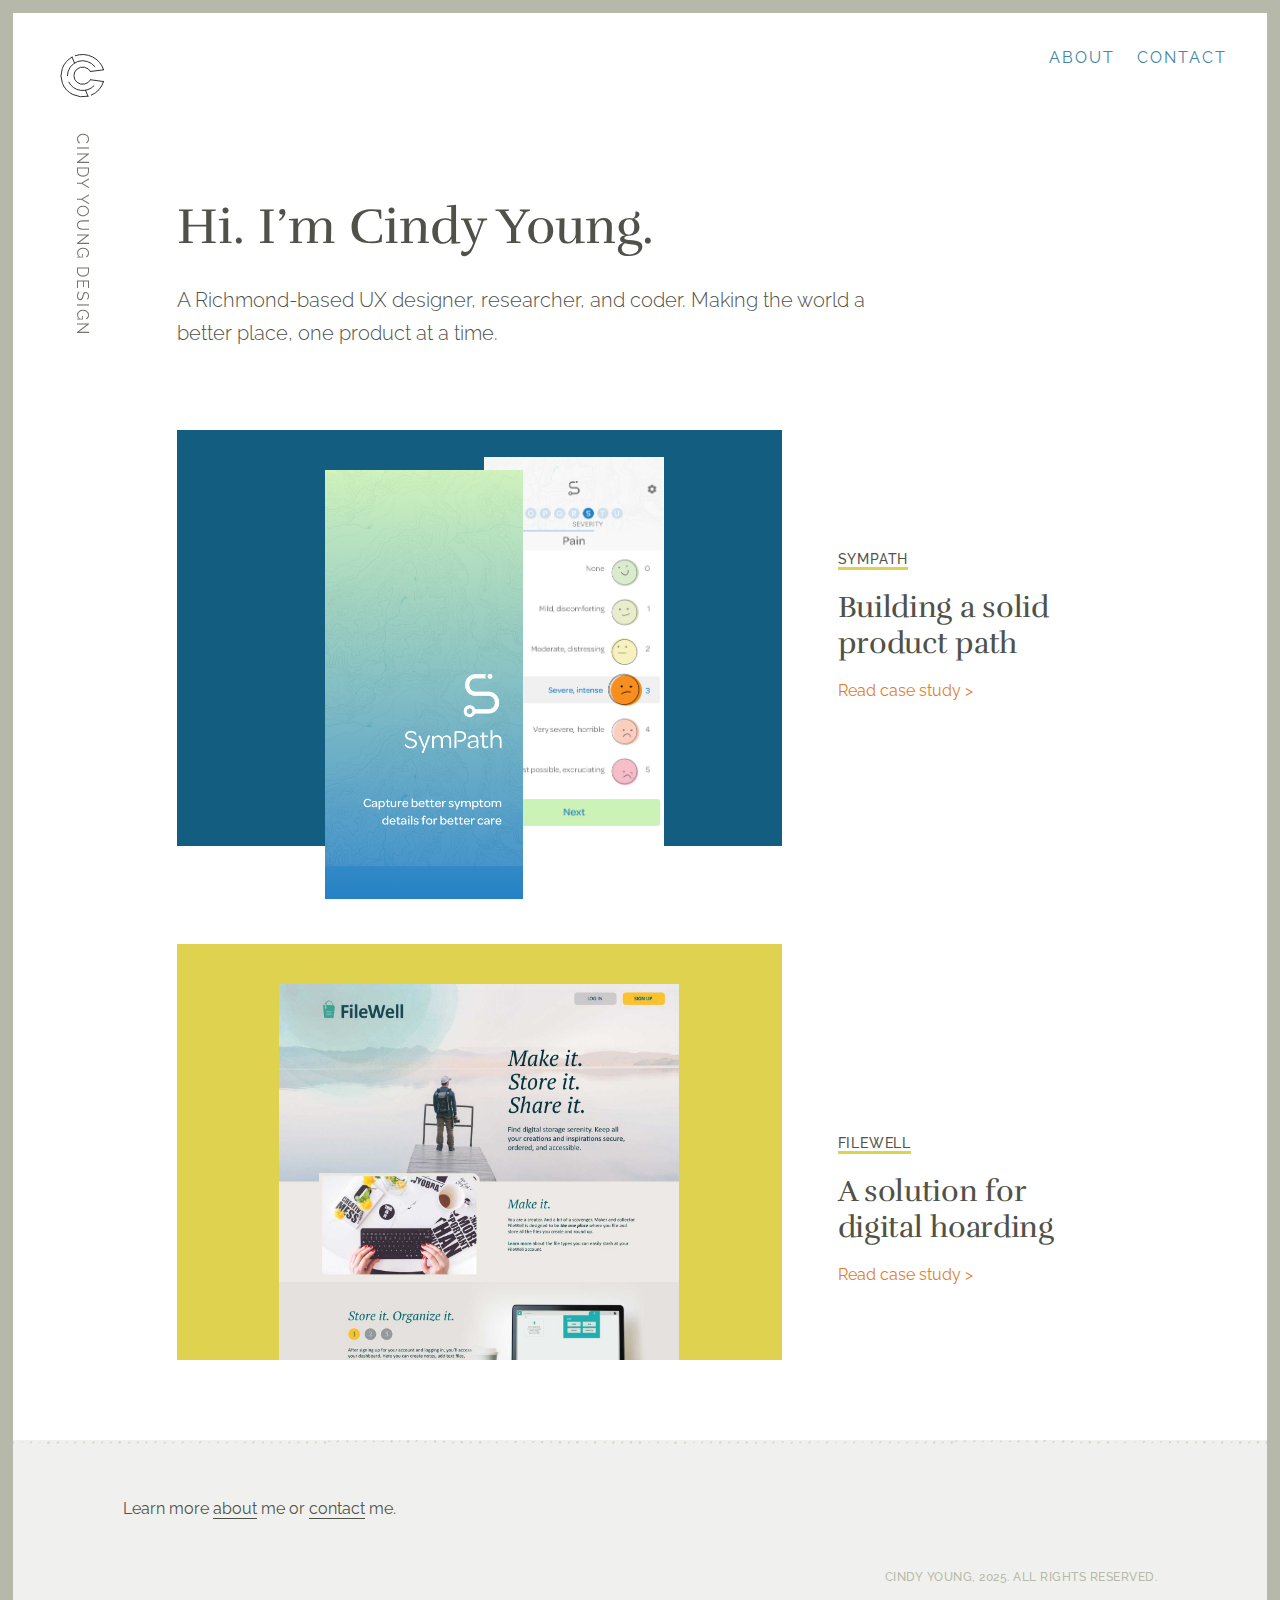
<file: index.html>
<!DOCTYPE html>
<html lang="en" dir="ltr">
  <head>

    <!-- Global site tag (gtag.js) - Google Analytics -->
<script async src="https://www.googletagmanager.com/gtag/js?id=UA-123714652-1"></script>
<script>
  window.dataLayer = window.dataLayer || [];
  function gtag(){dataLayer.push(arguments);}
  gtag('js', new Date());

  gtag('config', 'UA-123714652-1');
</script>

    <meta charset="utf-8">
    <meta name="viewport" content="width=device-width, initial-scale=1.0">
    <title>Cindy Young Design</title>
    <link rel="stylesheet" type="text/css" href="css/normalize.css">
    <link rel="stylesheet" type="text/css" href="css/style.css">
    <link href="https://fonts.googleapis.com/css?family=Raleway|Rufina" rel="stylesheet">
    <link rel="stylesheet" href="https://use.fontawesome.com/releases/v5.1.0/css/all.css" integrity="sha384-lKuwvrZot6UHsBSfcMvOkWwlCMgc0TaWr+30HWe3a4ltaBwTZhyTEggF5tJv8tbt" crossorigin="anonymous">
  </head>
  <body>

    <div class="gridContainer">

        <nav class="nav01">
          <div class="mymark hideDesktop">
            <div class="">
              <a href="index.html"><img class="logo" src="img/SeeWhyLogo.svg" alt="Cindy Young C maze logo rotated 90 degrees" width="45.5"></a>
            </div>
            <div class="mynav hideDesktop">
              <ul>
                  <!-- <li><a href="index.html">Work</a></li> -->
                <li><a href="about.html">About</a></li>
                <li><a href="contact.html">Contact</a></li>
              </ul>
            </div>
          </div>

          <div class="myname hideMobile">
            <div class="">
              <a href="index.html"><img class="logo" src="img/SeeWhyLogo.svg" alt="Cindy Young C maze logo rotated 90 degrees" width="45.5"></a>
            </div>
            <div class="">
              <p style="writing-mode: vertical-rl">Cindy Young Design</p>
            </div>
          </div>

        </nav>

          <div class="mynavDesktop hideMobile">
            <ul>
                <!-- <li><a href="index.html">Work</a></li> -->
              <li><a href="about.html">About</a></li>
              <li><a href="contact.html">Contact</a></li>
            </ul>
          </div>



    <!-- Hero as text -->
      <section class="hero">
        <h1>Hi. I&rsquo;m Cindy Young.</h1>
        <h3 class="">A Richmond-based UX designer, researcher, and coder. Making the world a better place, one product at a time.</h3>
      </section>


  <!-- Work preview section -->
  <!-- Featured work SymPath-->

      <section class="featureBlock">
        <div class="">
        </div>
      </section>

      <section class="featureImg hideMobile">
        <a href="sympath.html"><img src="img/sym/SymPath_01.jpg" alt="iOS screens of SymPath"></a>
      </section>



      <section class="featureText">
        <div class="">

          <div class="">
            <p><span class="smallCaps underline-yellow">SymPath</span></p>
          </div>
        <a href="sympath.html">
          <div class="featureImg01b hideDesktop">
            <div class="">
              <img src="img/sym/SymPath_01.jpg" alt="Preview of SymPath screen">
            </div>
            <div class="">
              <img src="img/sym/SymPath_path.jpg" alt="Preview of SymPath screen">
            </div>
            <div class="">
              <img src="img/sym/SymPath_faces.jpg" alt="Preview of SymPath screen">
            </div>
          </div>
          </a>

          <div class="">
            <h2 class="projectBio">Building a solid product path</h2>
            <p class="projectLink"><a href="sympath.html">Read case study &#62;</a></p>
          </div>

        </div>
      </section>


  <!-- Featured work FileWell-->

      <section class="featureBlock2 hideMobile">
        <a href="filewell.html">
          <div class="">

        </div>
        </a>
      </section>


      <section class="featureText2">
        <div class="">

            <div class="">
              <p><span class="smallCaps underline-yellow">Filewell</span></p>
            </div>
          <a href="filewell.html">
              <div class="featureImg02b hideDesktop">
                <!-- image appears as background -->
                </div>
              </a>
                <div class="">
                  <h2 class="projectBio">A solution for digital hoarding</h2>
                  <p class="projectLink"><a href="filewell.html">Read case study &#62;</a></p>
                </div>

            </div>
          </section>




  <!-- Footer -->
      <footer class="full">
        <div class="">
          <p>Learn more <a href="about.html">about</a> me or <a href="contact.html">contact</a> me.</p>
        </div>

        <div class="extrame">
          <div class="">
    <!-- Social Media icons  -->
            <a href="https://github.com/seewhydesign" target="_blank"><i class="fab fa-github-square" alt="icon for Github"></i></a>
            <a href="https://www.instagram.com/seewhydesign/" target="_blank"><i class="fab fa-instagram" alt="icon for Instagram"></i></a>
            <a href="https://www.linkedin.com/in/cyoungdesign/" target="_blank"><i class="fab fa-linkedin" alt="icon for LinkedIn"></i></a>
          </div>

          <div class="">
            <p class="credit">Cindy Young, 2025. All Rights Reserved.</p>
          </div>
        </div>
      </footer>

    </div>   <!-- end of container -->


  </body>
</html>
</file>
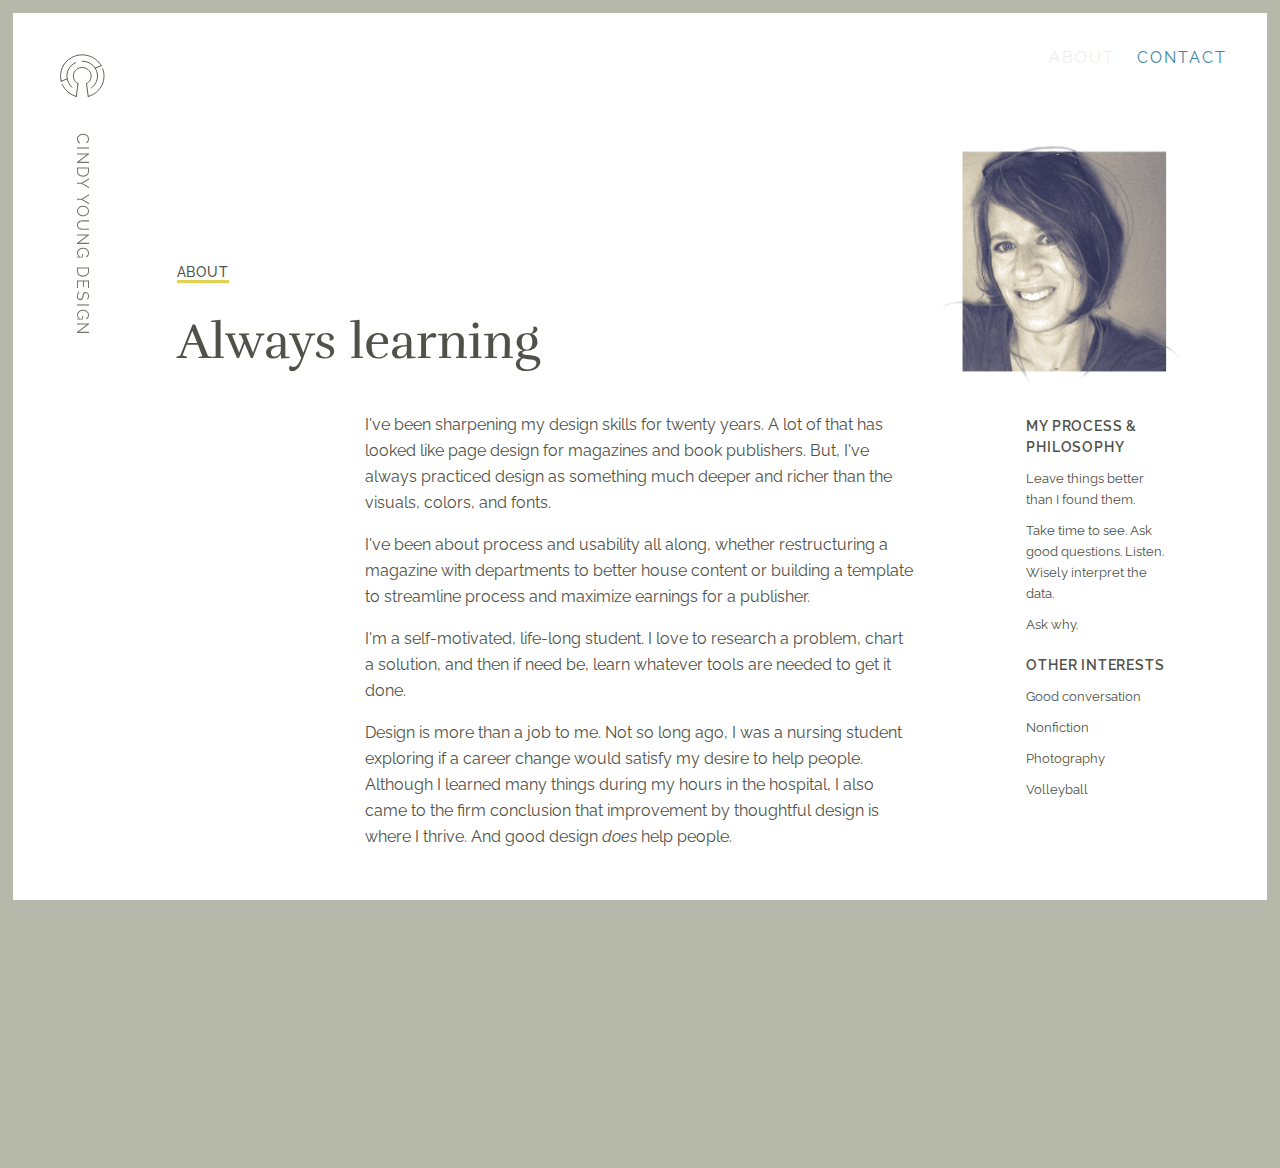
<file: about.html>
<!DOCTYPE html>
<html lang="en" dir="ltr">
  <head>

    <!-- Global site tag (gtag.js) - Google Analytics -->
<script async src="https://www.googletagmanager.com/gtag/js?id=UA-123714652-1"></script>
<script>
  window.dataLayer = window.dataLayer || [];
  function gtag(){dataLayer.push(arguments);}
  gtag('js', new Date());

  gtag('config', 'UA-123714652-1');
</script>


    <meta charset="utf-8">
    <meta name="viewport" content="width=device-width, initial-scale=1.0">
    <title>About Cindy Young Design</title>
    <link rel="stylesheet" type="text/css" href="css/normalize.css">
    <link rel="stylesheet" type="text/css" href="css/aboutstyle.css">
    <link href="https://fonts.googleapis.com/css?family=Raleway|Rufina" rel="stylesheet">
    <link rel="stylesheet" href="https://use.fontawesome.com/releases/v5.1.0/css/all.css" integrity="sha384-lKuwvrZot6UHsBSfcMvOkWwlCMgc0TaWr+30HWe3a4ltaBwTZhyTEggF5tJv8tbt" crossorigin="anonymous">
  </head>
  <body>

    <div class="gridContainerStudy">

      <nav class="nav01">
        <div class="mymark hideDesktop">
          <div class="">
            <a href="index.html"><img class="logo" src="img/SeeWhyLogo90W.svg" alt="Cindy Young C maze logo rotated 90 degrees" width="45.5"></a>
          </div>
          <div class="mynav hideDesktop">
            <ul>
            <!-- <li><a href="index.html">Work</a></li> -->
              <li class="pageOn">About</li>
              <li><a href="contact.html">Contact</a></li>
            </ul>
          </div>
        </div>

        <div class="myname hideMobile">
          <div class="">
            <a href="index.html"><img class="logo" src="img/SeeWhyLogo90.svg" alt="Cindy Young C maze logo rotated 90 degrees" width="45.5"></a>
          </div>
          <div class="">
            <p style="writing-mode: vertical-rl">Cindy Young Design</p>
          </div>
        </div>

      </nav>

        <div class="mynavDesktop hideMobile">
          <ul>
          <!-- <li><a href="index.html">Work</a></li> -->
            <li class="pageOn">About</li>
            <li><a href="contact.html">Contact</a></li>
          </ul>
        </div>


        <section class="myphoto centerIt">
        <div>
          <img src="img/cysketch.jpg" alt="photo of Cindy Young including sketch overlay" width="255">
        </div>

      </section>

      <section class="hero">
        <p><span class="smallCaps underline-yellow">About</span></p>
        <h1 class="grey">Always learning</h1>
      </section>

      <section class="mystory">
        <p>I've been sharpening my design skills for twenty years. A lot of that has looked like page design for magazines and book publishers. But, I've always practiced design as something much deeper and richer than the visuals, colors, and fonts.</p>
        <p>I've been about process and usability all along, whether restructuring a magazine with departments to better house content or building a template to streamline process and maximize earnings for a publisher.</p>
        <p>I'm a self-motivated, life-long student. I love to research a problem, chart a solution, and then if need be, learn whatever tools are needed to get it done.</p>

        <p>Design is more than a job to me. Not so long ago, I was a nursing student exploring if a career change would satisfy my desire to help people. Although I learned many things during my hours in the hospital, I also came to the firm conclusion that improvement by thoughtful design is where I thrive. And good design <em>does</em> help people.</p>

      </section>



      </section>


      <section class="whatIDid">
        <ul class="sidebarList spaceAfter">
          <li class="sidebarTitle">My process &amp; philosophy</li>
          <li>Leave things better than I found them.</li>
          <li>Take time to see. Ask good questions. Listen. Wisely interpret the data.</li>
          <li>Ask why.</li>
        </ul>
        <ul class="sidebarList inLineList">
          <li class="sidebarTitle">Other interests</li>
          <li>Good conversation</li>
          <li>Nonfiction</li>
          <li>Photography</li>
          <li>Volleyball</li>
        </ul>
      </section>



      <!-- Footer -->
      <footer class="full">
        <div class="">
          <p>See more <a href="index.html">work</a> or <a href="contact.html">contact</a> me.</p>
        </div>

        <div class="extrame">
          <div class="">
        <!-- Social Media icons  -->
            <a href="https://github.com/seewhydesign" target="_blank"><i class="fab fa-github-square" alt="icon for Github"></i></a>
            <a href="https://www.instagram.com/seewhydesign/" target="_blank"><i class="fab fa-instagram" alt="icon for Instagram"></i></a>
            <a href="https://www.linkedin.com/in/cyoungdesign/" target="_blank"><i class="fab fa-linkedin" alt="icon for LinkedIn"></i></a>
          </div>

          <div class="">
            <p class="credit">Cindy Young, 2025. All Rights Reserved.</p>
          </div>
        </div>
      </footer>

    </div>  <!-- end of grid container -->
  </body>
</html>
</file>
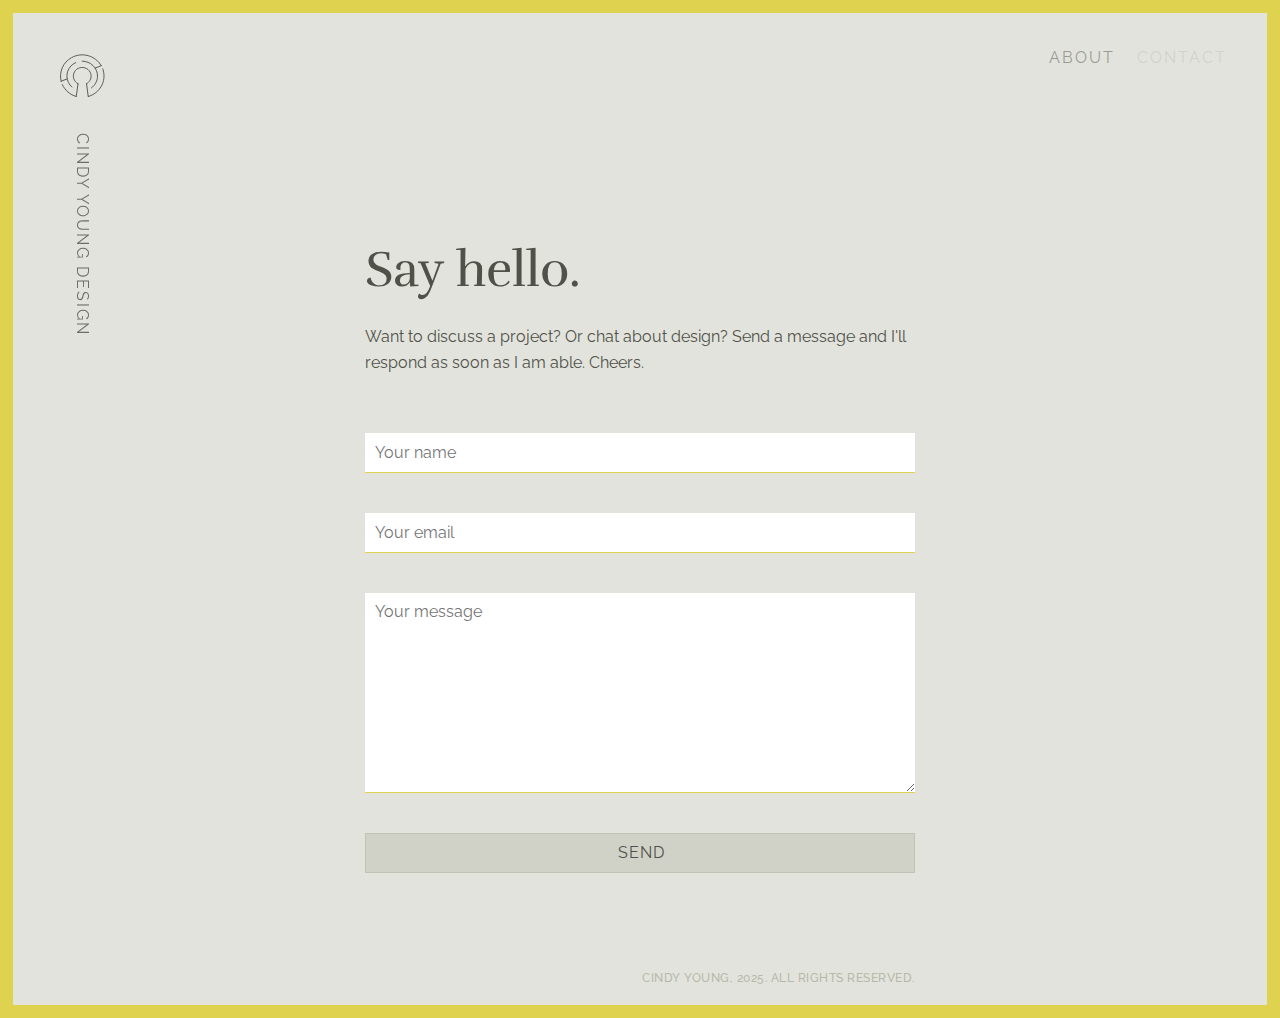
<file: contact.html>
<!DOCTYPE html>
<html lang="en" dir="ltr">
  <head>

    <!-- Global site tag (gtag.js) - Google Analytics -->
<script async src="https://www.googletagmanager.com/gtag/js?id=UA-123714652-1"></script>
<script>
  window.dataLayer = window.dataLayer || [];
  function gtag(){dataLayer.push(arguments);}
  gtag('js', new Date());

  gtag('config', 'UA-123714652-1');
</script>

    <meta charset="utf-8">
    <meta name="viewport" content="width=device-width, initial-scale=1.0">
    <title>Contact Cindy Young Design</title>
    <link rel="stylesheet" type="text/css" href="css/normalize.css">
    <link rel="stylesheet" type="text/css" href="css/stylecontact.css">
    <link href="https://fonts.googleapis.com/css?family=Raleway|Rufina" rel="stylesheet">
    <link rel="stylesheet" href="https://use.fontawesome.com/releases/v5.1.0/css/all.css" integrity="sha384-lKuwvrZot6UHsBSfcMvOkWwlCMgc0TaWr+30HWe3a4ltaBwTZhyTEggF5tJv8tbt" crossorigin="anonymous">
  </head>

  <body>

    <div class="gridContainer">

      <nav class="nav01">
        <div class="mymark hideDesktop">
          <div class="">
            <a href="index.html"><img class="logo" src="img/SeeWhyLogo90.svg" alt="Cindy Young C maze logo rotated 90 degrees" width="45.5"></a>
          </div>
          <div class="mynav hideDesktop">
            <ul>
            <!-- <li><a href="index.html">Work</a></li> -->
              <li><a href="about.html">About</a></li>
              <li class="pageOn">Contact</li>
            </ul>
          </div>
        </div>

        <div class="myname hideMobile">
          <div class="">
            <a href="index.html"><img class="logo" src="img/SeeWhyLogo90.svg" alt="Cindy Young C maze logo rotated 90 degrees" width="45.5"></a>
          </div>
          <div class="">
            <p style="writing-mode: vertical-rl">Cindy Young Design</p>
          </div>
        </div>

      </nav>

        <div class="mynavDesktop hideMobile">
          <ul>
          <!-- <li><a href="index.html">Work</a></li> -->
            <li><a href="about.html">About</a></li>
            <li class="pageOn">Contact</li>
          </ul>
        </div>


      <section class="hero casestudy">
        <h1 class="casestudyText">Say hello.</h1>
        <p>Want to discuss a project? Or chat about design? Send a message and I'll respond as soon as I am able. Cheers.</p>
      </section>

      <section class="contactForm">
        <div class="">
          <form action="https://formspree.io/cindy@youngdesign.biz"
        method="POST">
            <div>
              <input type="text" name="name" placeholder="Your name" autocomplete="off">
            </div>
            <div>
              <input type="email" name="_replyto" placeholder="Your email" autocomplete="off">
            </div>
            <div class="letterForm">
              <textarea type="text" name="message" placeholder="Your message" ></textarea>
            </div>
            <div>
              <input type="submit" value="Send" class="contactSend">
            </div>
          </form>
        </div>

      </section>

      <section class="extraContact">
        <div class="extrame">
          <div class="">
            <!-- Social Media icons  -->
            <a href="https://github.com/seewhydesign" target="_blank"><i class="fab fa-github-square" alt="icon for Github"></i></a>
            <a href="https://www.instagram.com/seewhydesign/" target="_blank"><i class="fab fa-instagram" alt="icon for Instagram"></i></a>
            <a href="https://www.linkedin.com/in/cyoungdesign/" target="_blank"><i class="fab fa-linkedin" alt="icon for LinkedIn"></i></a>
          </div>

          <div class="credit">
            <p class="">Cindy Young, 2025. All Rights Reserved.</p>
          </div>
        </div>

      </section>


    </div>     <!-- end of gridContainer -->
  </body>
</html>
</file>
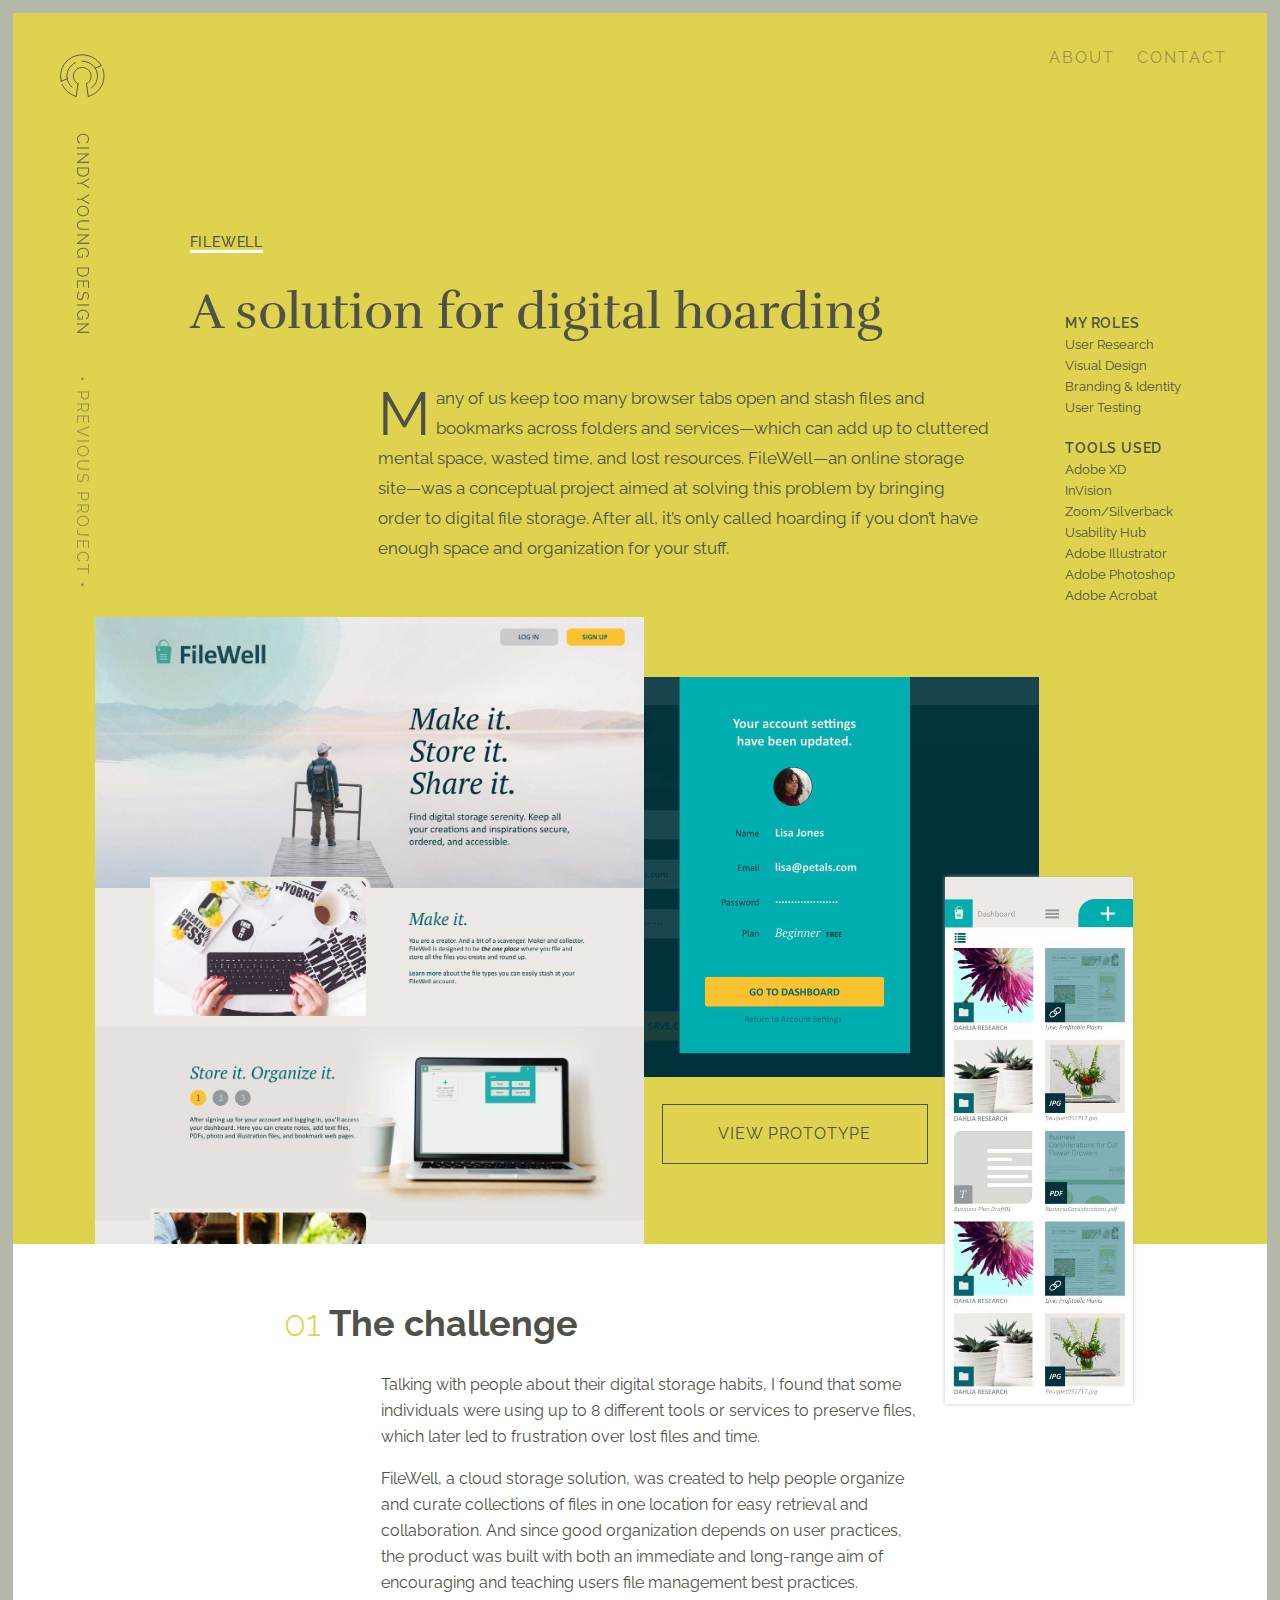
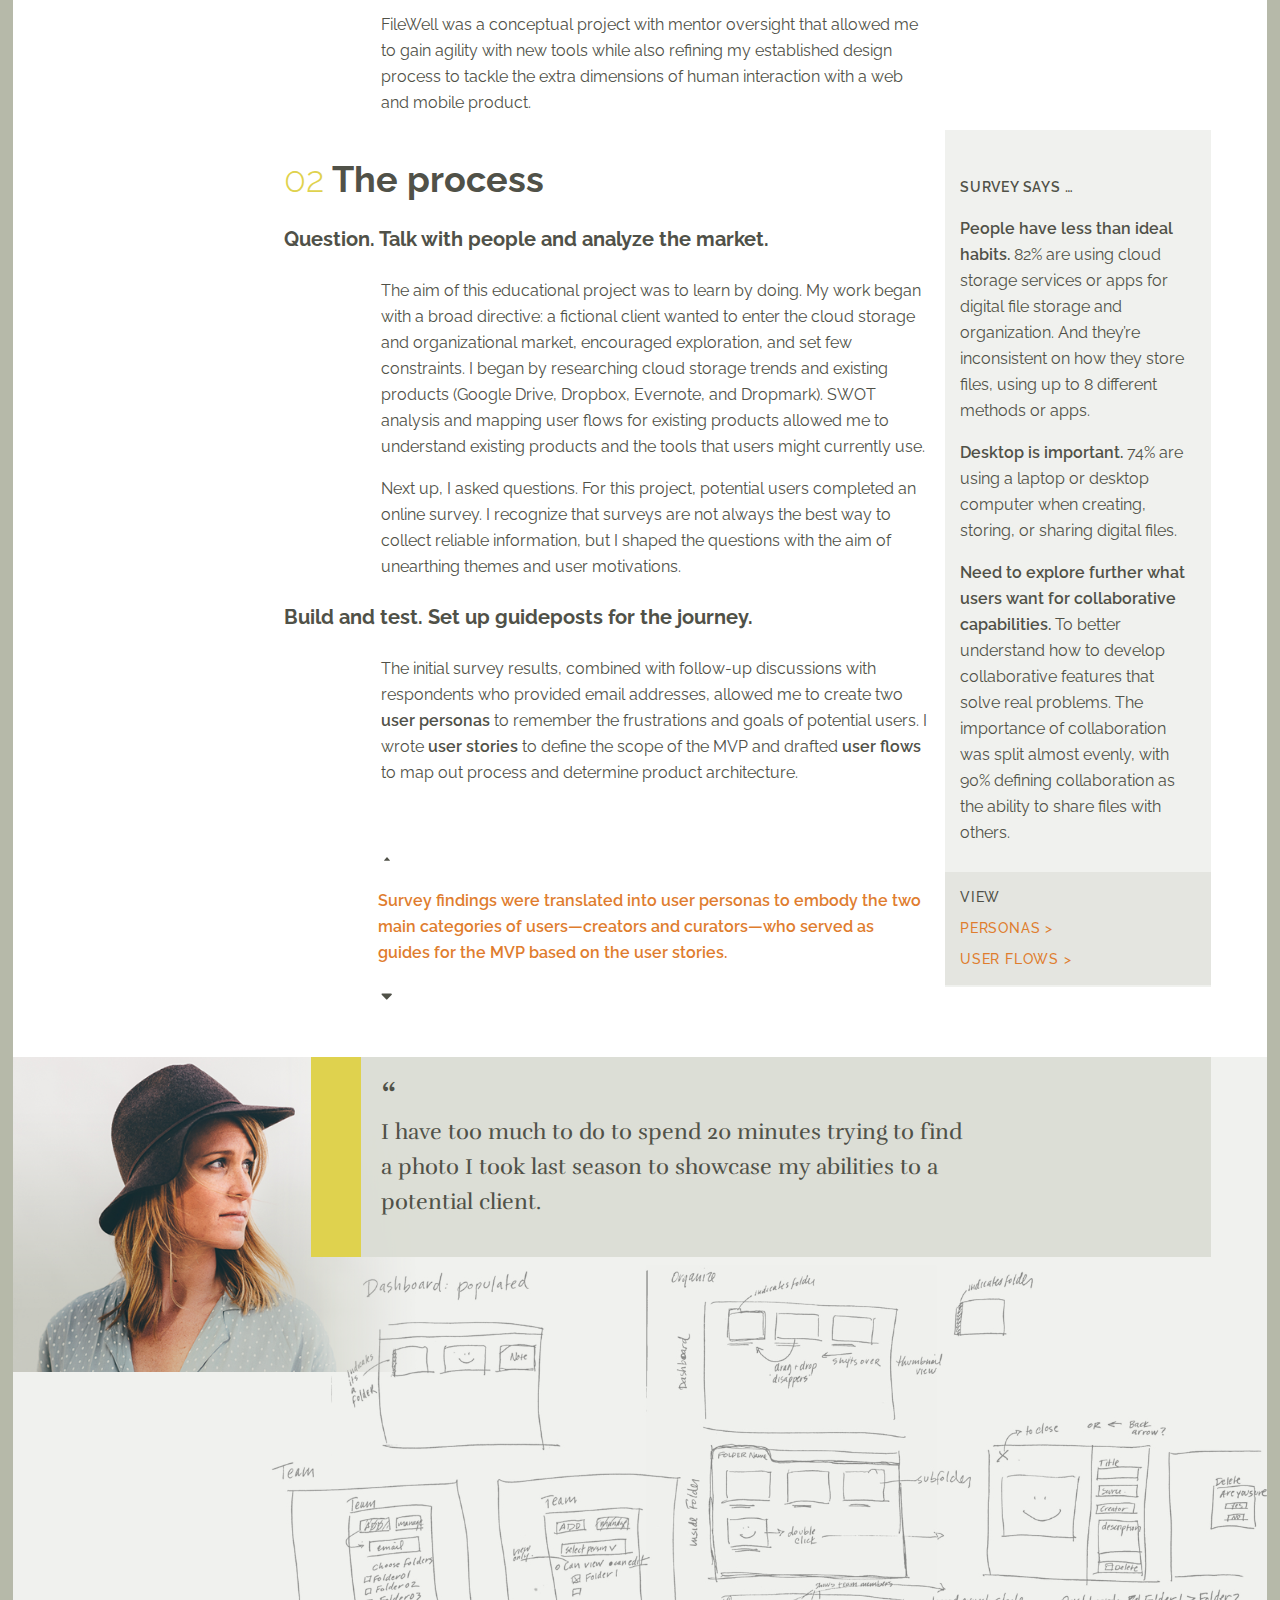
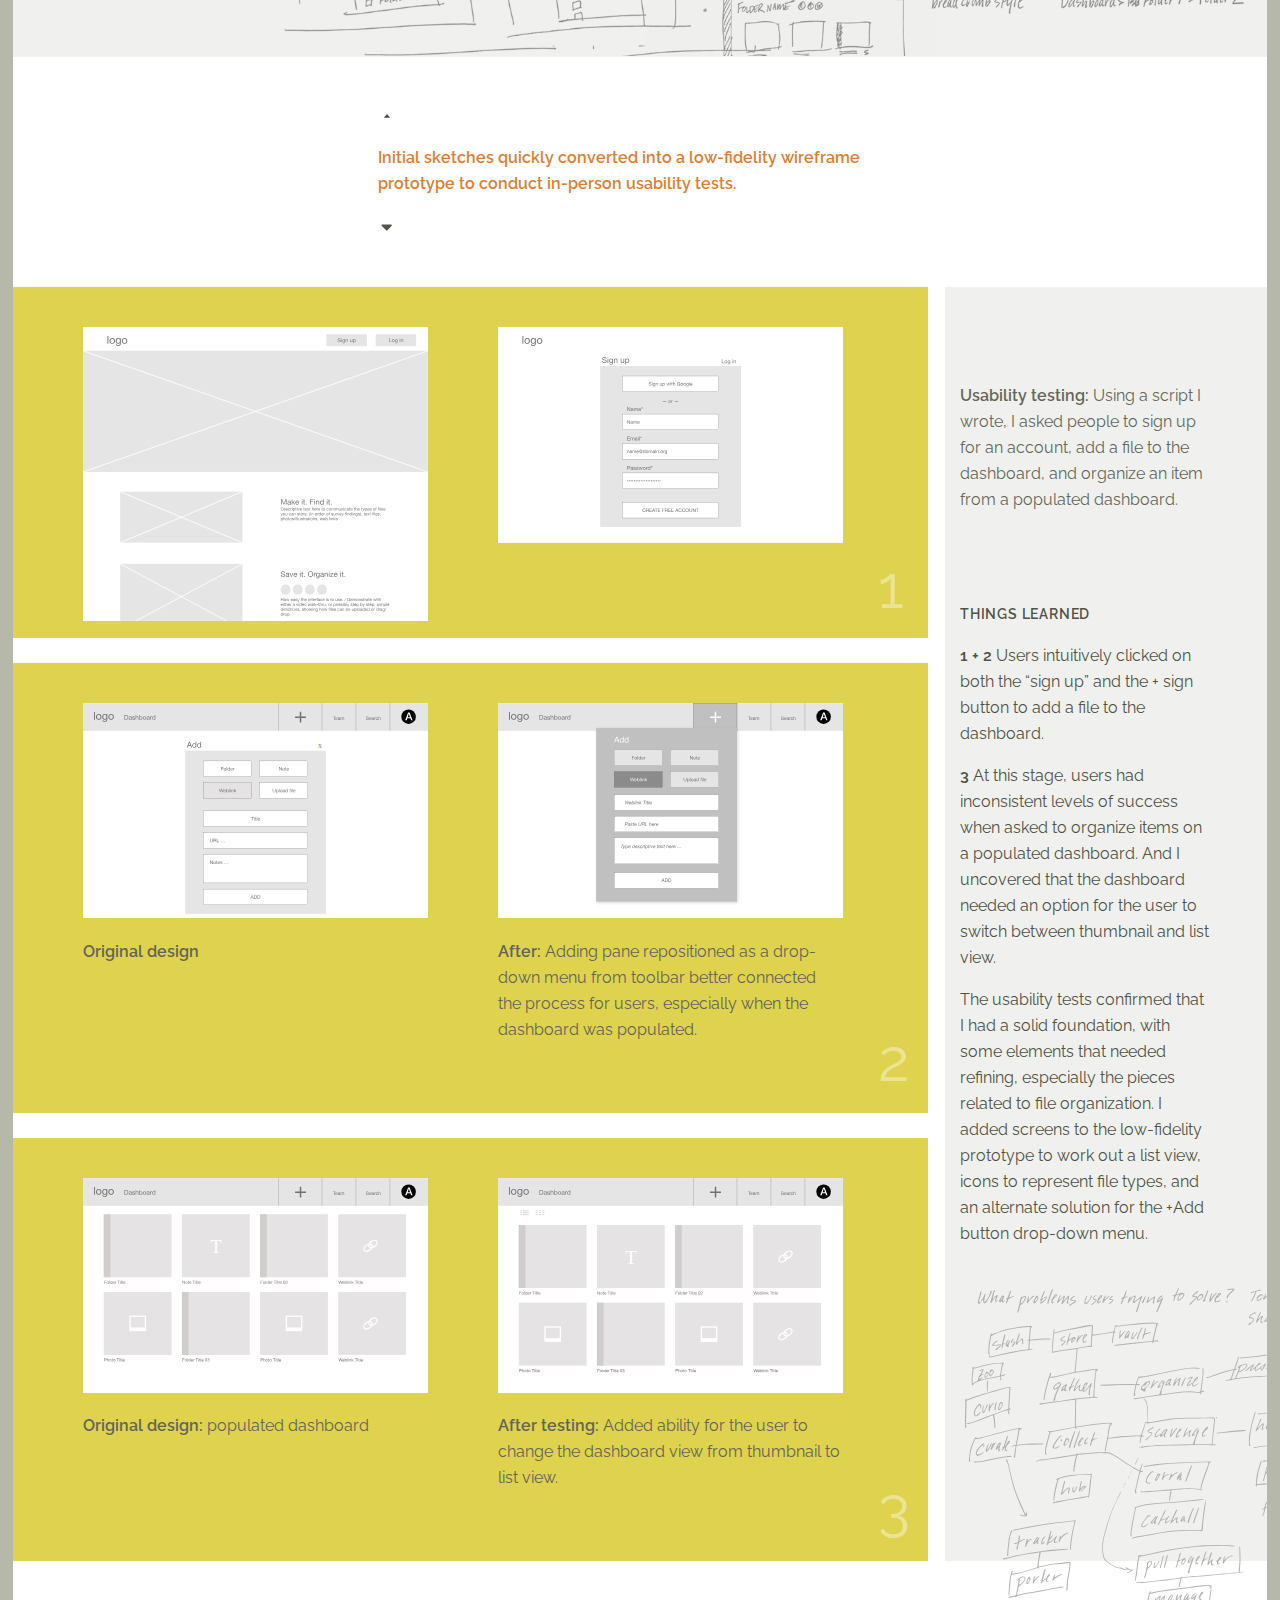
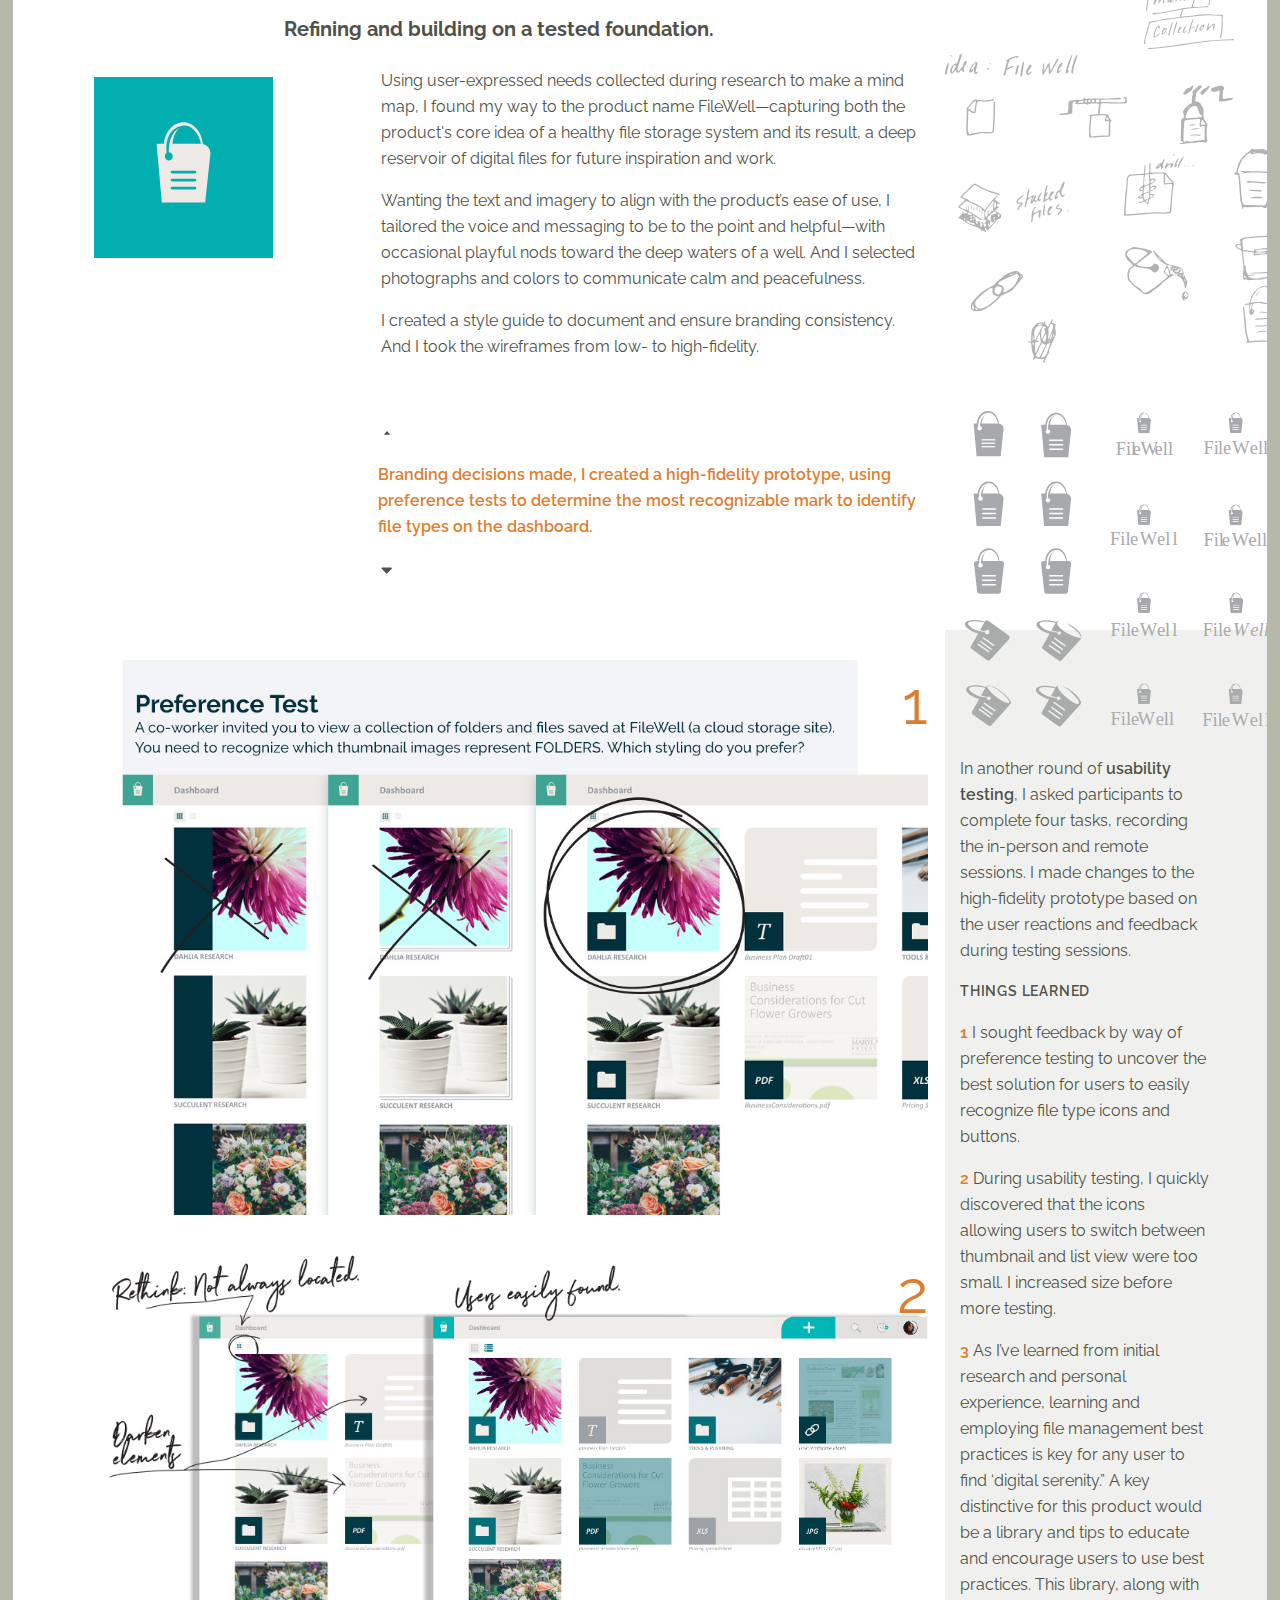
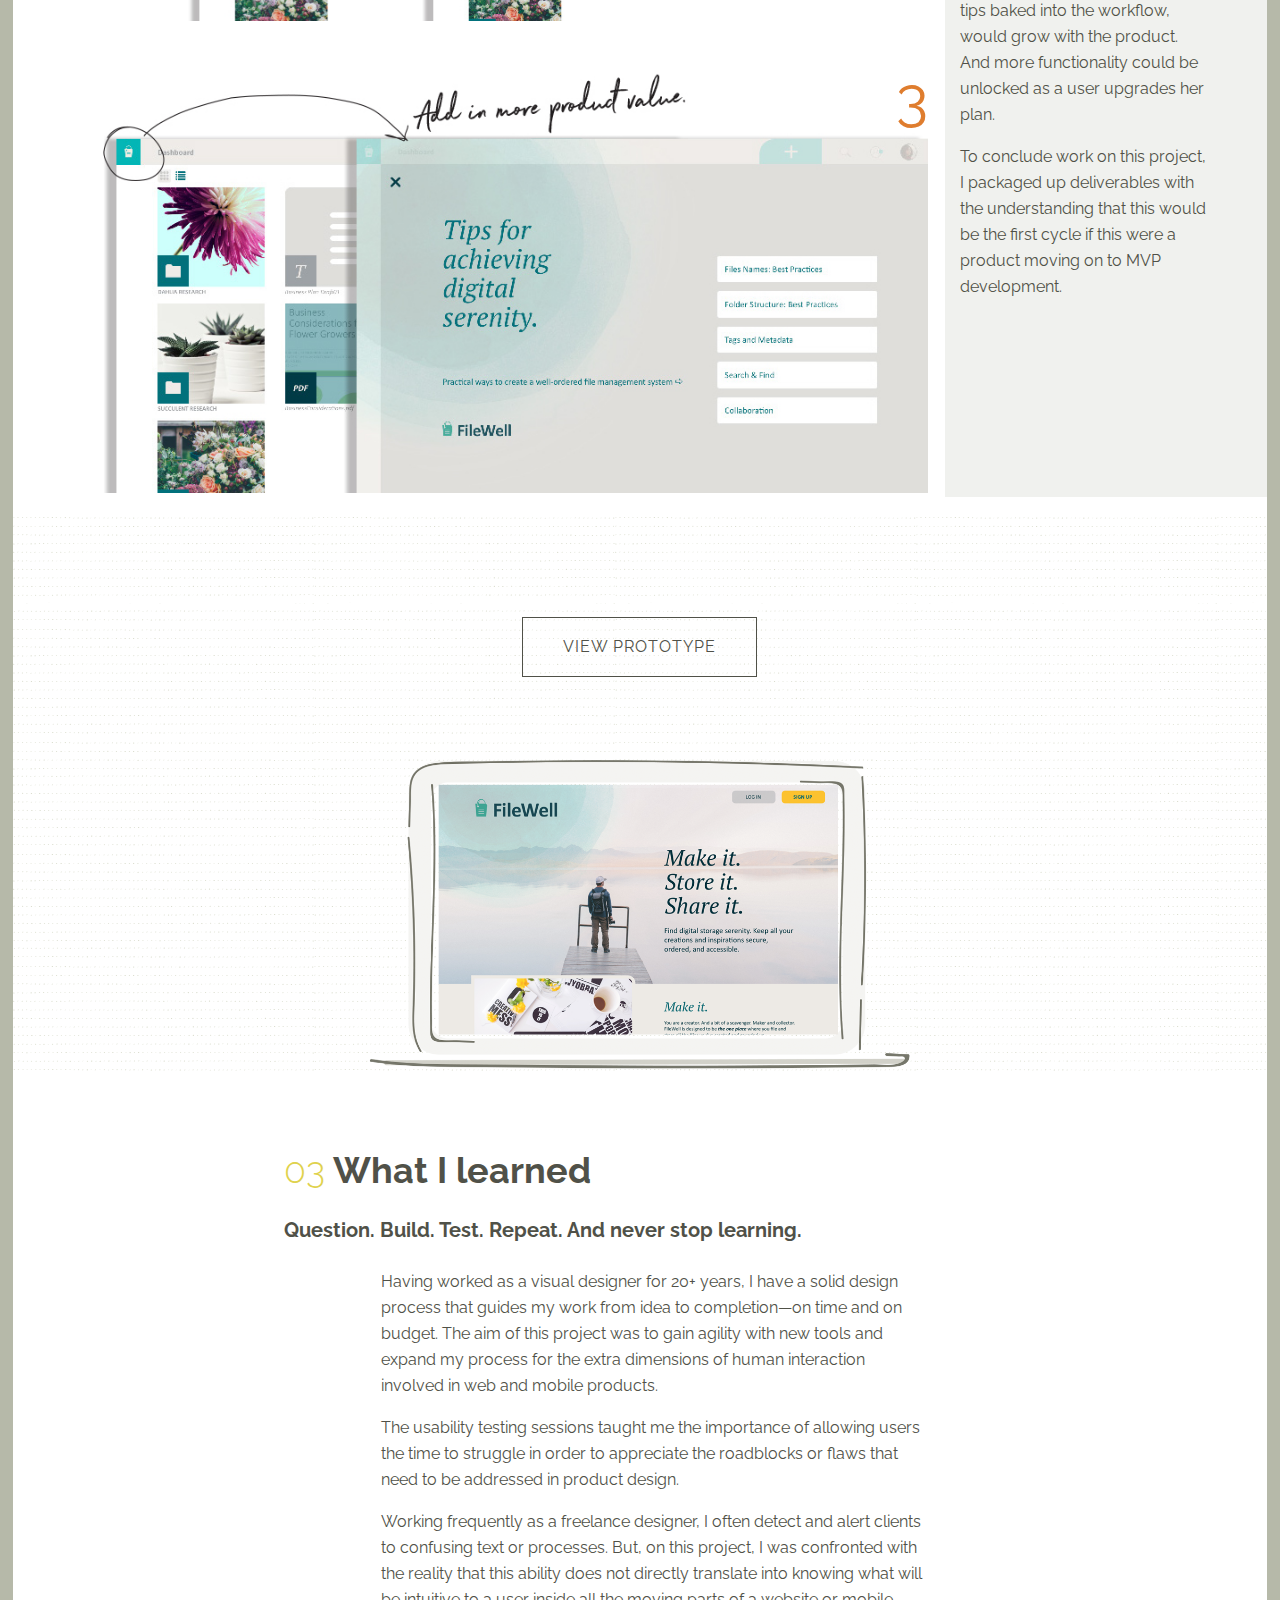
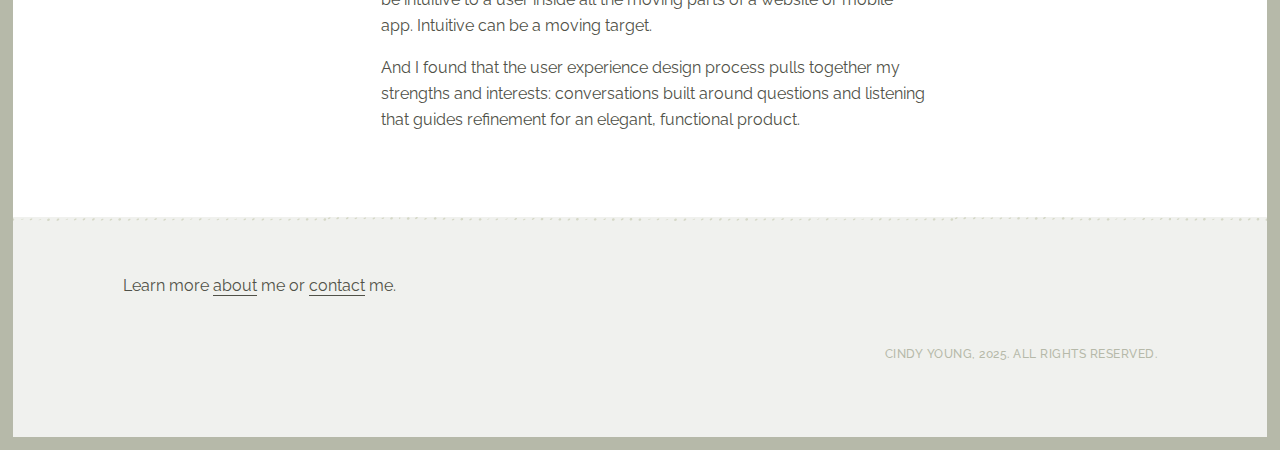
<file: filewell.html>
<!DOCTYPE html>
<html lang="en" dir="ltr">
  <head>

    <!-- Global site tag (gtag.js) - Google Analytics -->
<script async src="https://www.googletagmanager.com/gtag/js?id=UA-123714652-1"></script>
<script>
  window.dataLayer = window.dataLayer || [];
  function gtag(){dataLayer.push(arguments);}
  gtag('js', new Date());

  gtag('config', 'UA-123714652-1');
</script>

    <meta charset="utf-8">
    <meta name="viewport" content="width=device-width, initial-scale=1.0">
    <title>Cindy Young Design FileWell</title>
    <link rel="stylesheet" type="text/css" href="css/normalize.css">
    <link rel="stylesheet" type="text/css" href="css/stylestudy.css">
    <link href="https://fonts.googleapis.com/css?family=Raleway|Rufina" rel="stylesheet">
    <link rel="stylesheet" href="https://use.fontawesome.com/releases/v5.1.0/css/all.css" integrity="sha384-lKuwvrZot6UHsBSfcMvOkWwlCMgc0TaWr+30HWe3a4ltaBwTZhyTEggF5tJv8tbt" crossorigin="anonymous">
  </head>

  <body>

    <div class="gridContainerStudy">

      <nav class="nav01">
        <div class="mymark hideDesktop">
          <div class="">
            <a href="index.html"><img class="logo" src="img/SeeWhyLogo90.svg" alt="Cindy Young C maze logo rotated 90 degrees" width="45.5"></a>
          </div>
          <div class="mynav hideDesktop">
            <ul>
            <!-- <li><a href="index.html">Work</a></li> -->
              <li><a href="about.html">About</a></li>
              <li><a href="contact.html">Contact</a></li>
            </ul>
          </div>
        </div>

        <div class="myname hideMobile">
          <div class="">
            <a href="index.html"><img class="logo" src="img/SeeWhyLogo90.svg" alt="Cindy Young C maze logo rotated 90 degrees" width="45.5"></a>
          </div>
          <div class="">
            <p style="writing-mode: vertical-rl">Cindy Young Design</p>
            <p style="writing-mode: vertical-rl"><a href="sympath.html">•  Previous Project  •</a></p>
          </div>
        </div>

      </nav>

        <div class="mynavDesktop hideMobile">
          <ul>
            <li><a href="about.html">About</a></li>
            <li><a href="contact.html">Contact</a></li>
          </ul>
        </div>


      <section class="hero casestudy">
        <p><span class="smallCaps underline-white">Filewell</span></p>
        <h1 class="casestudyText">A solution for digital hoarding</h1>
      </section>


      <section class="introStudy">
        <div class="">
          <p>Many of us keep too many browser tabs open and stash files and bookmarks across folders and services—which can add up to cluttered mental space, wasted time, and lost resources. FileWell—an online storage site—was a conceptual project aimed at solving this problem by bringing order to digital file storage. After all, it’s only called hoarding if you don’t have enough space and organization for your stuff.</p>
        </div>
        <div class="">
          <a class="button hideDesktop centerIt"  href="https://xd.adobe.com/view/c34ce612-cc8f-44f7-9d66-2d9e49db2fce?fullscreen" target="_blank">View Prototype</a>
        </div>
      </section>


      <section class="featureImg hideDesktop centerIt">
        <img src="img/fw/fw_home.jpg" alt="Preview of FileWell marketing homepage">
      </section>


      <section class="whatIDid">
        <ul class="sidebarList">
          <li class="sidebarTitle">My roles</li>
          <li>User Research</li>
          <li>Visual Design</li>
          <li>Branding &amp; Identity</li>
          <li>User Testing</li>
        </ul>
        <ul class="sidebarList">
          <li class="sidebarTitle">Tools used</li>
          <li>Adobe XD</li>
          <li>InVision</li>
          <li>Zoom/Silverback</li>
          <li>Usability Hub</li>
          <li>Adobe Illustrator</li>
          <li>Adobe Photoshop</li>
          <li>Adobe Acrobat</li>
        </ul>
      </section>


      <section class="heroCollage hideMobile">
        <img src="img/fw/fw_home.jpg" alt="" width="615">
      </section>

      <section class="heroCollage2 hideMobile">
        <img src="img/fw/fw_account.jpg" alt="" width="640">
      </section>


    <!-- Add in button for larger view only -->

      <section class="buttonDesktop hideMobile">
        <a class="button2 centerIt"  href="https://xd.adobe.com/view/c34ce612-cc8f-44f7-9d66-2d9e49db2fce?fullscreen" target="_blank">View Prototype</a>
      </section>


      <section class="heroCollage3 hideMobile">
        <img src="img/fw/fw_mobile.jpg" alt="" width="188">
      </section>


    <!-- to wrap sections in white -->

      <section class="wrapWhite hideMobile">
      </section>

      <section class="studyBlock studyBlock1">
        <h3><span>01</span> The challenge</h3>
        <p>Talking with people about their digital storage habits, I found that some individuals were using up to 8 different tools or services to preserve files, which later led to frustration over lost files and time.</p>
        <p>FileWell, a cloud storage solution, was created to help people organize and curate collections of files in one location for easy retrieval and collaboration. And since good organization depends on user practices, the product was built with both an immediate and long-range aim of encouraging and teaching users file management best practices.</p>
        <p>FileWell was a conceptual project with mentor oversight that allowed me to gain agility with new tools while also refining my established design process to tackle the extra dimensions of human interaction with a web and mobile product.</p>
      </section>


      <section class="studyBlock studyBlock2">
        <h3><span>02</span> The process</h3>
        <h4>Question. Talk with people and analyze the market.</h4>
        <p>The aim of this educational project was to learn by doing. My work began with a broad directive: a fictional client wanted to enter the cloud storage and organizational market, encouraged exploration, and set few constraints. I began by researching cloud storage trends and existing products (Google Drive, Dropbox, Evernote, and Dropmark). SWOT analysis and mapping user flows for existing products allowed me to understand existing products and the tools that users might currently use.</p>
        <p>Next up, I asked questions. For this project, potential users completed an online survey. I recognize that surveys are not always the best way to collect reliable information, but I shaped the questions with the aim of unearthing themes and user motivations.</p>

        <h4>Build and test. Set up guideposts for the journey.</h4>
        <p>The initial survey results, combined with follow-up discussions with respondents who provided email addresses, allowed me to create two <span class="boldIt">user personas</span> to remember the frustrations and goals of potential users. I wrote <span class="boldIt">user stories</span> to define the scope of the MVP and drafted <span class="boldIt">user flows</span> to map out process and determine product architecture.</p>

      </section>

      <section class="artifactLinks smallCaps">

          <p>View </p>
          <p class="projectLink"><a  href="https://drive.google.com/open?id=1f7-zUWrI2hLei4XXvCjMthgeeajhHSPA" target="_blank"> personas &#62;</a></p>
          <p class="projectLink"><a href="https://drive.google.com/open?id=1rg8Cjh_UdQzFGTwmovzb5gEyJgaYsLqN" target="_blank"> user flows &#62;</a></p>


      </section>


      <section class="sidebar1">
        <p class="sidebarTitle">Survey says &hellip;</p>
        <p><span class="boldIt">People have less than ideal habits.</span> 82% are using cloud storage services or apps for digital file storage and organization. And they’re inconsistent on how they store files, using up to 8 different methods or apps.</p>
        <p><span class="boldIt">Desktop is important.</span> 74% are using a laptop or desktop computer when creating, storing, or sharing digital files. </p>
        <p><span class="boldIt">Need to explore further what users want for collaborative capabilities.</span> To better understand how to develop collaborative features that solve real problems. The importance of collaboration was split almost evenly, with 90% defining collaboration as the ability to share files with others.</p>
      </section>

      <section class="callout callout1">
        <div class="caretUp">
          <img src="img/caretUp.svg" alt="triangle pointing up" width="18">
        </div>
          <p>Survey findings were translated into user personas to embody the two main categories of users—creators and curators—who served as guides for the MVP based on the user stories.</p>
        <div class="caretDown">
          <img src="img/caretDown.svg" alt="triangle pointing down" width="18">
        </div>
      </section>

      <section class="userpersona hideMobile">
        <img src="img/fw/fw_persona2.png" alt="photo of woman looking to side">
      </section>

      <section class="userquote hideMobile">
        <p class="quote">I have too much to do to spend 20 minutes trying to find a photo I took last season to showcase my abilities to a potential client.</p>
      </section>

    <!-- <img src="" alt="user persona photo of woman"> -->


      <section class="artifactsCollage">
        <div class="shading">
          <p class="quote hideDesktop">I have too much to do to spend 20 minutes trying to find a photo I took last season to showcase my abilities to potential client.</p>
        </div>
      </section>

      <section class="callout callout2">
        <div class="caretUp">
          <img src="img/caretUp.svg" alt="triangle pointing up" width="18">
        </div>
        <p>Initial sketches quickly converted into a low-fidelity wireframe prototype to conduct in-person usability tests.</p>
        <img src="img/caretDown.svg" alt="triangle pointing down" width="18">
      </section>


      <section class="desktopSidebar">
        <div class="">
          <p><span class="boldIt">Usability testing:</span> Using a script I wrote, I asked people to sign up for an account, add a file to the dashboard, and organize an item from a populated dashboard.</p>
        </div>
      </section>

      <section class="artifactsProgression1">
        <div class="bleedOff">
          <img src="img/fw_home.svg" alt="low-fidelity mockup of marketing homepage">
        </div>

        <div class="">
          <img src="img/fw_signup.svg" alt="low-fidelity mockup of sign in screen">
        </div>

        <div class="numbering">
          <p class="">1</p>
        </div>
      </section>

      <section class="artifactsProgression2">
        <div class="">
          <img src="img/fw_add01.svg" alt="low-fidelity mockup of original ADD screen">
          <p class="boldIt">Original design</p>
        </div>

        <div class="">
          <img src="img/fw_add02.svg" alt="low-fidelity mockup of refined ADD screen">
          <p><span class="boldIt">After: </span>Adding pane repositioned as a drop-down menu from toolbar better connected the process for users, especially when the dashboard was populated.</p>
        </div>

        <div class="numbering">
          <p class="">2</p>
        </div>
      </section>

      <section class="artifactsProgression3">

        <div class="">
          <img src="img/fw_dash01.svg" alt="low-fidelity mockup of original dashboard">
          <p><span class="boldIt">Original design: </span>populated dashboard</p>
        </div>

        <div class="">
          <img src="img/fw_dash02.svg" alt="low-fidelity mockup of refined dashboard">
          <p><span class="boldIt">After testing: </span>Added ability for the user to change the dashboard view from thumbnail to list view.</p>
        </div>

        <div class="numbering">
          <p class="">3</p>
        </div>
      </section>


      <section class="sidebar3">
        <div class="">
          <p class="sidebarTitle">Things learned</p>
          <p class="numbering"><span class="boldIt">1 + 2</span> Users intuitively clicked on both the “sign up” and the + sign button to add a file to the dashboard.</p>
          <p class="numbering"><span class="boldIt">3</span> At this stage, users had inconsistent levels of success when asked to organize items on a populated dashboard. And I uncovered that the dashboard needed an option for the user to switch between thumbnail and list view.</p>
          <p>The usability tests confirmed that I had a solid foundation, with some elements that needed refining, especially the pieces related to file organization. I added screens to the low-fidelity prototype to work out a list view, icons to represent file types, and an alternate solution for the +Add button drop-down menu.</p>
        </div>
      </section>

      <section class="showSketches hideMobile">

      </section>


      <section class="studyBlock studyBlock3 ">
        <div>
          <img src="/img/mindmap.svg" alt="sketch of mindmap leading to name of FileWell" class="hideDesktop">
        </div>

        <div>
          <h4>Refining and building on a tested foundation.</h4>
          <p>Using user-expressed needs collected during research to make a mind map, I found my way to the product name FileWell—capturing both the product's core idea of a healthy file storage system and its result, a deep reservoir of digital files for future inspiration and work.</p>
          <p>Wanting the text and imagery to align with the product’s ease of use, I tailored the voice and messaging to be to the point and helpful—with occasional playful nods toward the deep waters of a well. And I selected photographs and colors to communicate calm and peacefulness.</p>
          <p>I created a style guide to document and ensure branding consistency. And I took the wireframes from low- to high-fidelity.</p>
        </div>
      </section>


      <section class="styleguide centerIt">
        <img src="img/fwbucket.svg" alt="FileWell logo" width="179">

<!-- NOTE: link to finalized style guide -->

<!--         <a class="button2"  href="#" target="_blank">View Style Guide</a>
       -->      </section>

      <section class="callout callout3">
        <div class="caretUp">
          <img src="img/caretUp.svg" alt="triangle pointing up" width="18">
        </div>
        <p>Branding decisions made, I created a high-fidelity prototype, using preference tests to determine the most recognizable mark to identify file types on the dashboard.</p>
        <div class="caretDown">
          <img src="img/caretDown.svg" alt="triangle pointing down" width="18">
        </div>
      </section>


      <section class="showTheWork hideMobile">
        <div class="topLayer">
          <p class="numberingOrange">1</p>
        </div>
        <div class="moveUp">
          <img src="/img/fw_preftest.jpg" alt="3 views of high fidelity dashboard showing icon selected by preference tests">
        </div>

        <div class="topLayer">
          <p class="numberingOrange">2</p>
        </div>
        <div class="moveUp">
          <img src="/img/fw_view.jpg" alt="2 views showing changes made to list and thumnbnail view icons">
        </div>

        <div class="topLayer">
          <p class="numberingOrange">3</p>
        </div>
        <div class="moveUp">
          <img src="/img/fw_library.jpg" alt="2 views showing icon clickable to product library">
        </div>
      </section>

      <section class="sidebar4">
          <div class="">
            <p>In another round of <span class="boldIt">usability testing</span>, I asked participants to complete four tasks, recording the in-person and remote sessions. I made changes to the high-fidelity prototype based on the user reactions and feedback during testing sessions.</p>
            <p class="sidebarTitle">Things learned</p>

            <p><span class="boldIt orange">1</span> I sought feedback by way of preference testing to uncover the best solution for users to easily recognize file type icons and buttons.</p>

            <figure class="top-crop hideDesktop">
              <img src="/img/fw_preftest.jpg" alt="3 views of high fidelity dashboard showing icon selected by preference tests">
            </figure>

            <p><span class="boldIt orange">2</span> During usability testing, I quickly discovered that the icons allowing users to switch between thumbnail and list view were too small. I increased size before more testing.</p>

            <figure class="bottom-side-crop hideDesktop">
              <img src="/img/fw_view.jpg" alt="2 views showing changes made to list and thumnbnail view icons">
            </figure>

            <p><span class="boldIt orange">3</span> As I’ve learned from initial research and personal experience, learning and employing file management best practices is key for any user to find ‘digital serenity.” A key distinctive for this product would be a library and tips to educate and encourage users to use best practices. This library, along with tips baked into the workflow, would grow with the product. And more functionality could be unlocked as a user upgrades her plan.</p>

            <figure class="bottom-right-crop hideDesktop">
              <img src="/img/fw_library.jpg" alt="2 views showing icon clickable to product library">
            </figure>

            <p>To conclude work on this project, I packaged up deliverables with the understanding that this would be the first cycle if this were a product moving on to MVP development.</p>
          </div>
      </section>


      <section class="viewIt centerIt dotbackground">
        <div class="">
          <a class="button2 centerIt"  href="https://xd.adobe.com/view/c34ce612-cc8f-44f7-9d66-2d9e49db2fce?fullscreen" target="_blank">View Prototype</a>
        </div>
        <div>
          <img class="featureImgSketch hideMobile" src="img/laptopSketch.png" alt="Preview of FileWell marketing homepage">
        </div>
      </section>

      <section class="studyBlock studyBlock4">
        <h3><span>03</span> What I learned</h3>
        <h4>Question. Build. Test. Repeat. And never stop learning.</h4>
        <p>Having worked as a visual designer for 20+ years, I have a solid design process that guides my work from idea to completion—on time and on budget. The aim of this project was to gain agility with new tools and expand my process for the extra dimensions of human interaction involved in web and mobile products.</p>
        <p>The usability testing sessions taught me the importance of allowing users the time to struggle in order to appreciate the roadblocks or flaws that need to be addressed in product design.</p>
        <p>Working frequently as a freelance designer, I often detect and alert clients to confusing text or processes. But, on this project, I was confronted with the reality that this ability does not directly translate into knowing what will be intuitive to a user inside all the moving parts of a website or mobile app. Intuitive can be a moving target.</p>
        <p>And I found that the user experience design process pulls together my strengths and interests: conversations built around questions and listening that guides refinement for an elegant, functional product.</p>
      </section>

  <!-- NOTE:
        add ability to go directly to gallery page or next project -->

  <!-- Footer -->
      <footer class="full">
        <div class="">
          <p>Learn more <a href="about.html">about</a> me or <a href="contact.html">contact</a> me.</p>
        </div>

        <div class="extrame">
          <div class="">
            <!-- Social Media icons  -->
            <a href="https://github.com/seewhydesign" target="_blank"><i class="fab fa-github-square" alt="icon for Github"></i></a>
            <a href="https://www.instagram.com/seewhydesign/" target="_blank"><i class="fab fa-instagram" alt="icon for Instagram"></i></a>
            <a href="https://www.linkedin.com/in/cyoungdesign/" target="_blank"><i class="fab fa-linkedin" alt="icon for LinkedIn"></i></a>
          </div>

          <div class="">
            <p class="credit">Cindy Young, 2025. All Rights Reserved.</p>
          </div>
        </div>
      </footer>

    </div>
  </body>
</html>
</file>
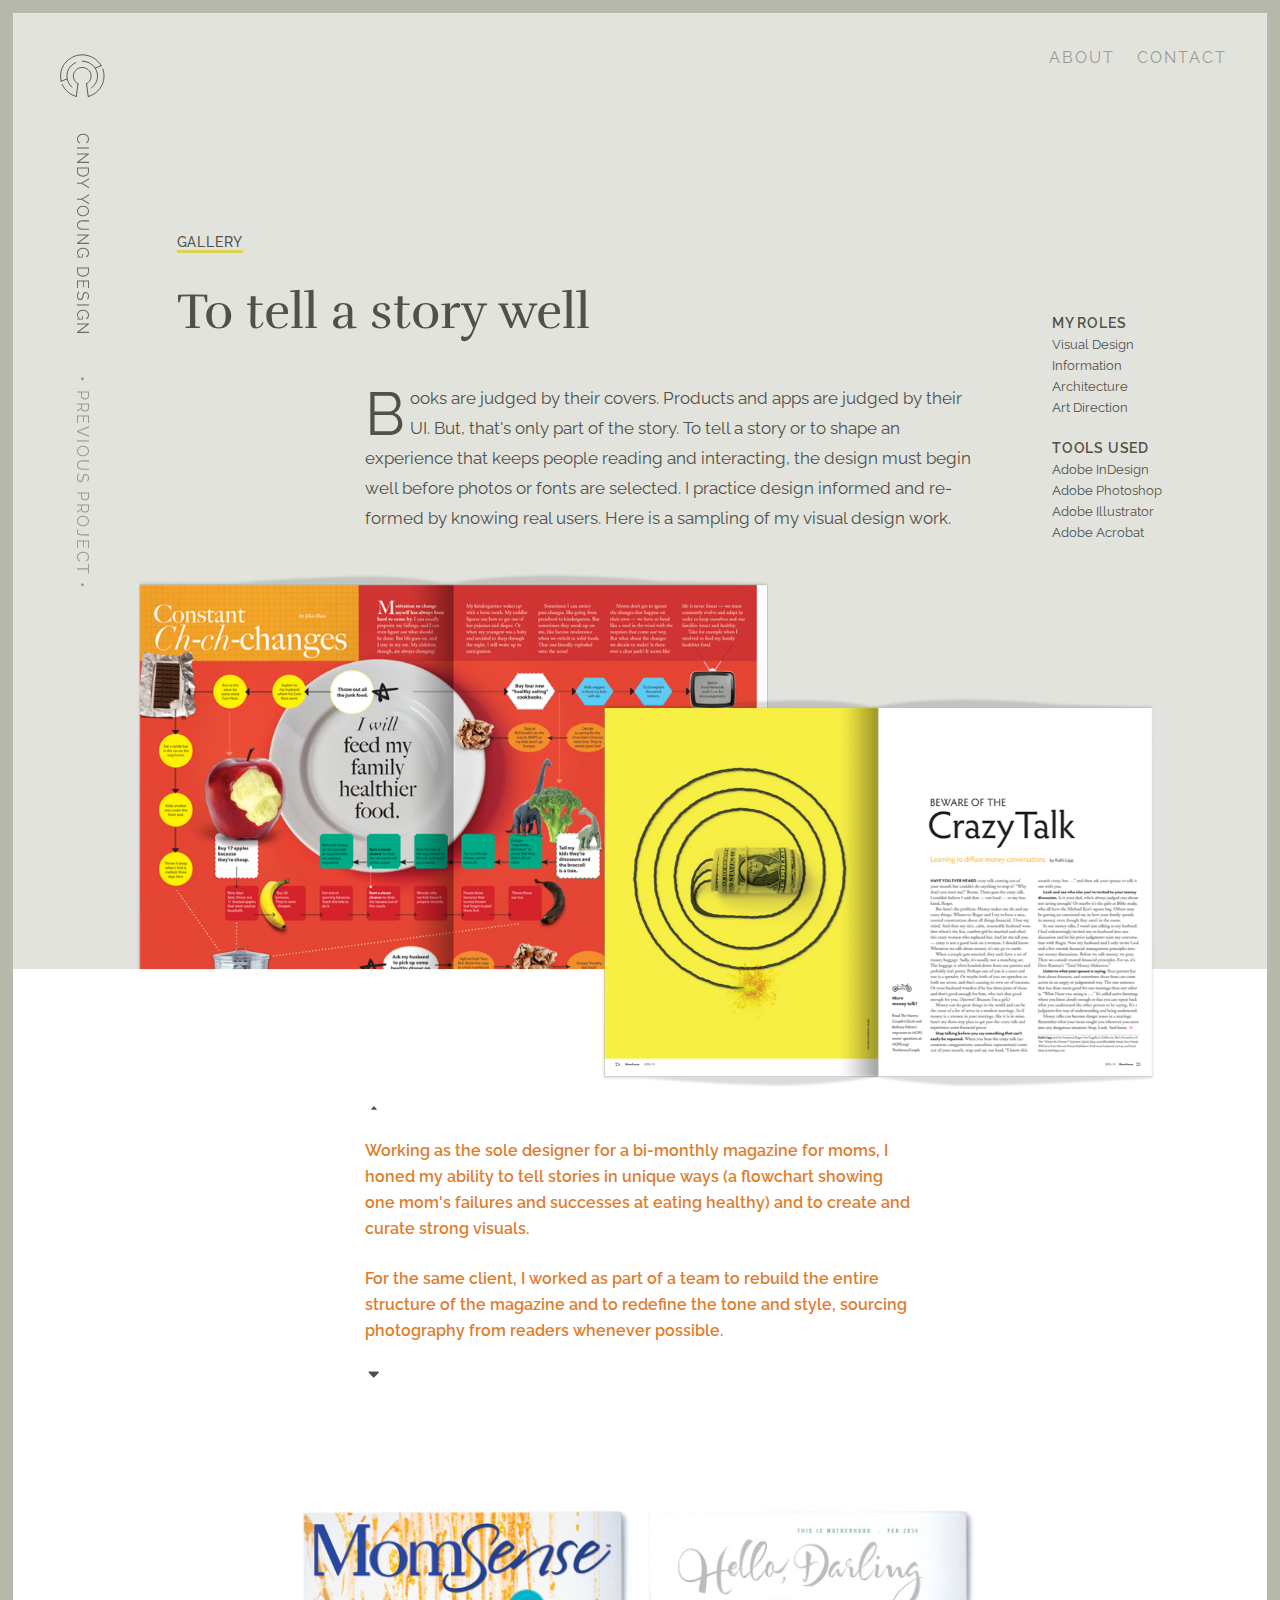
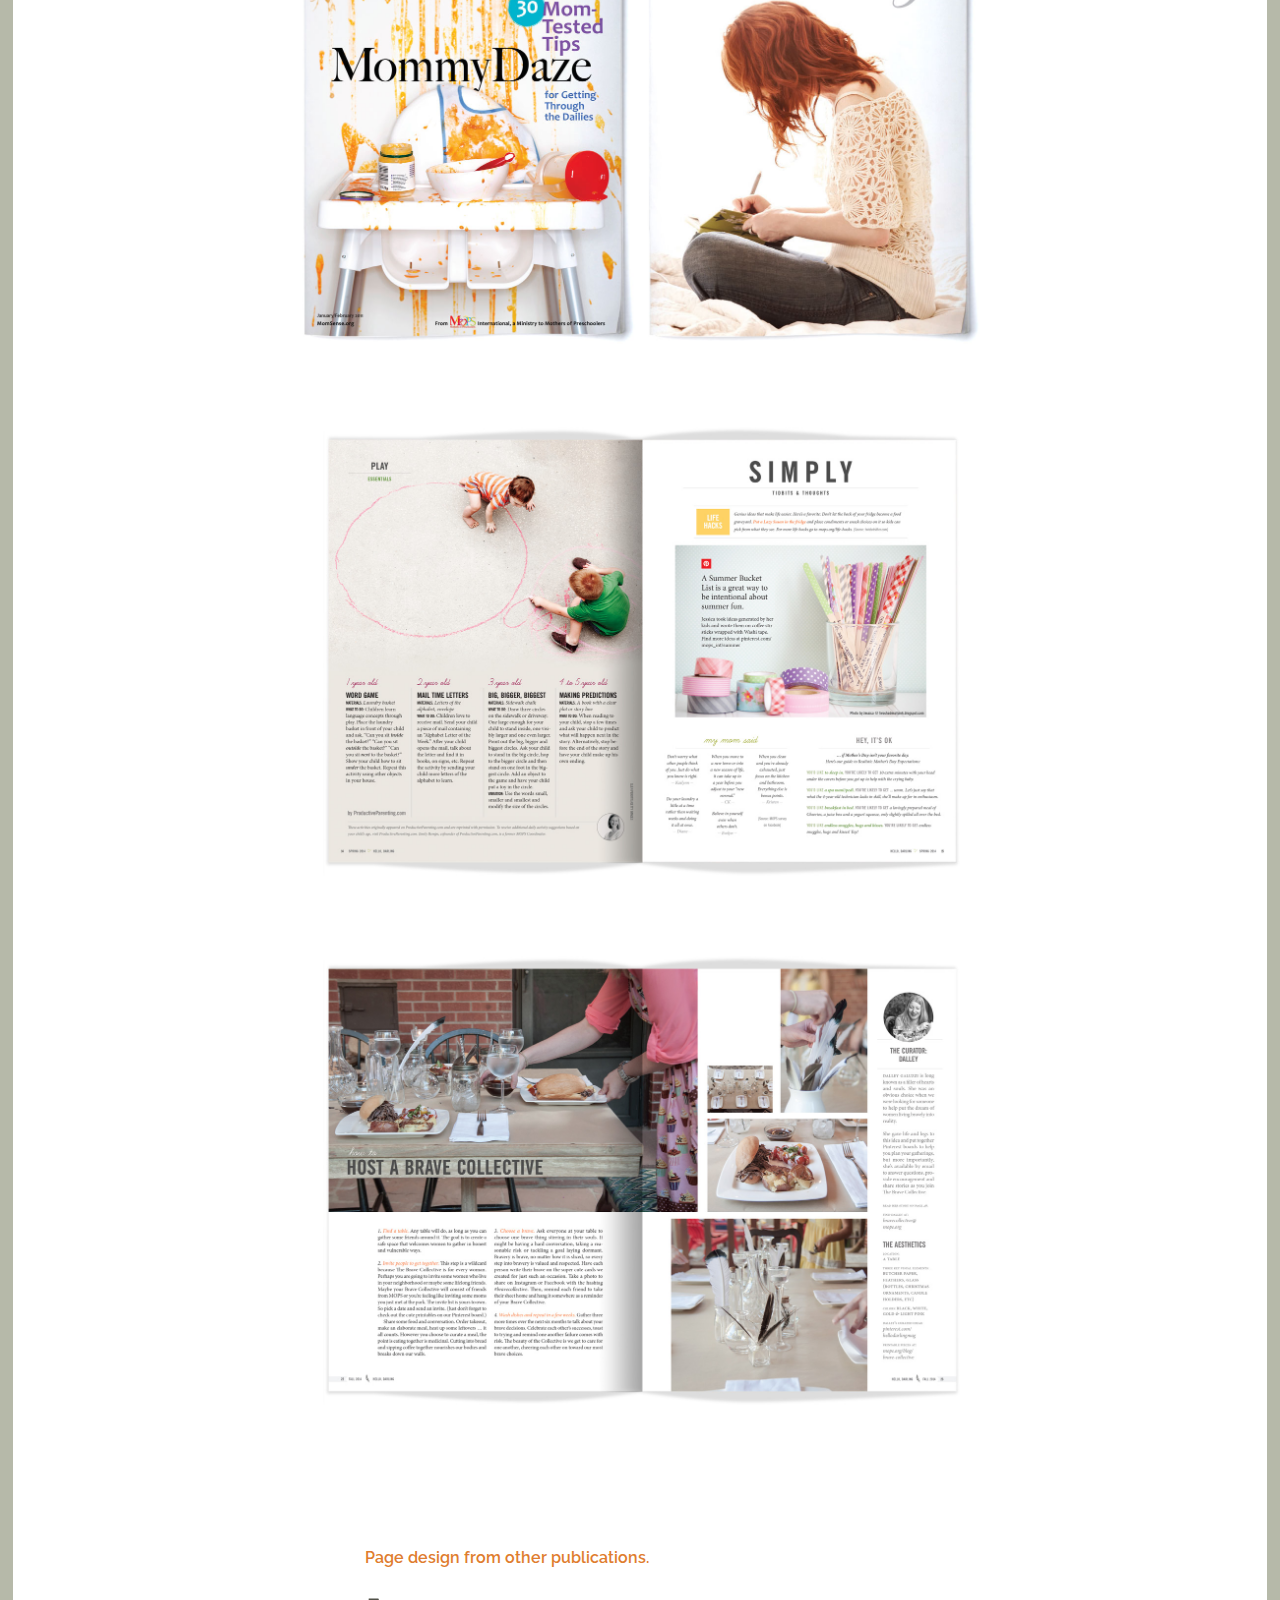
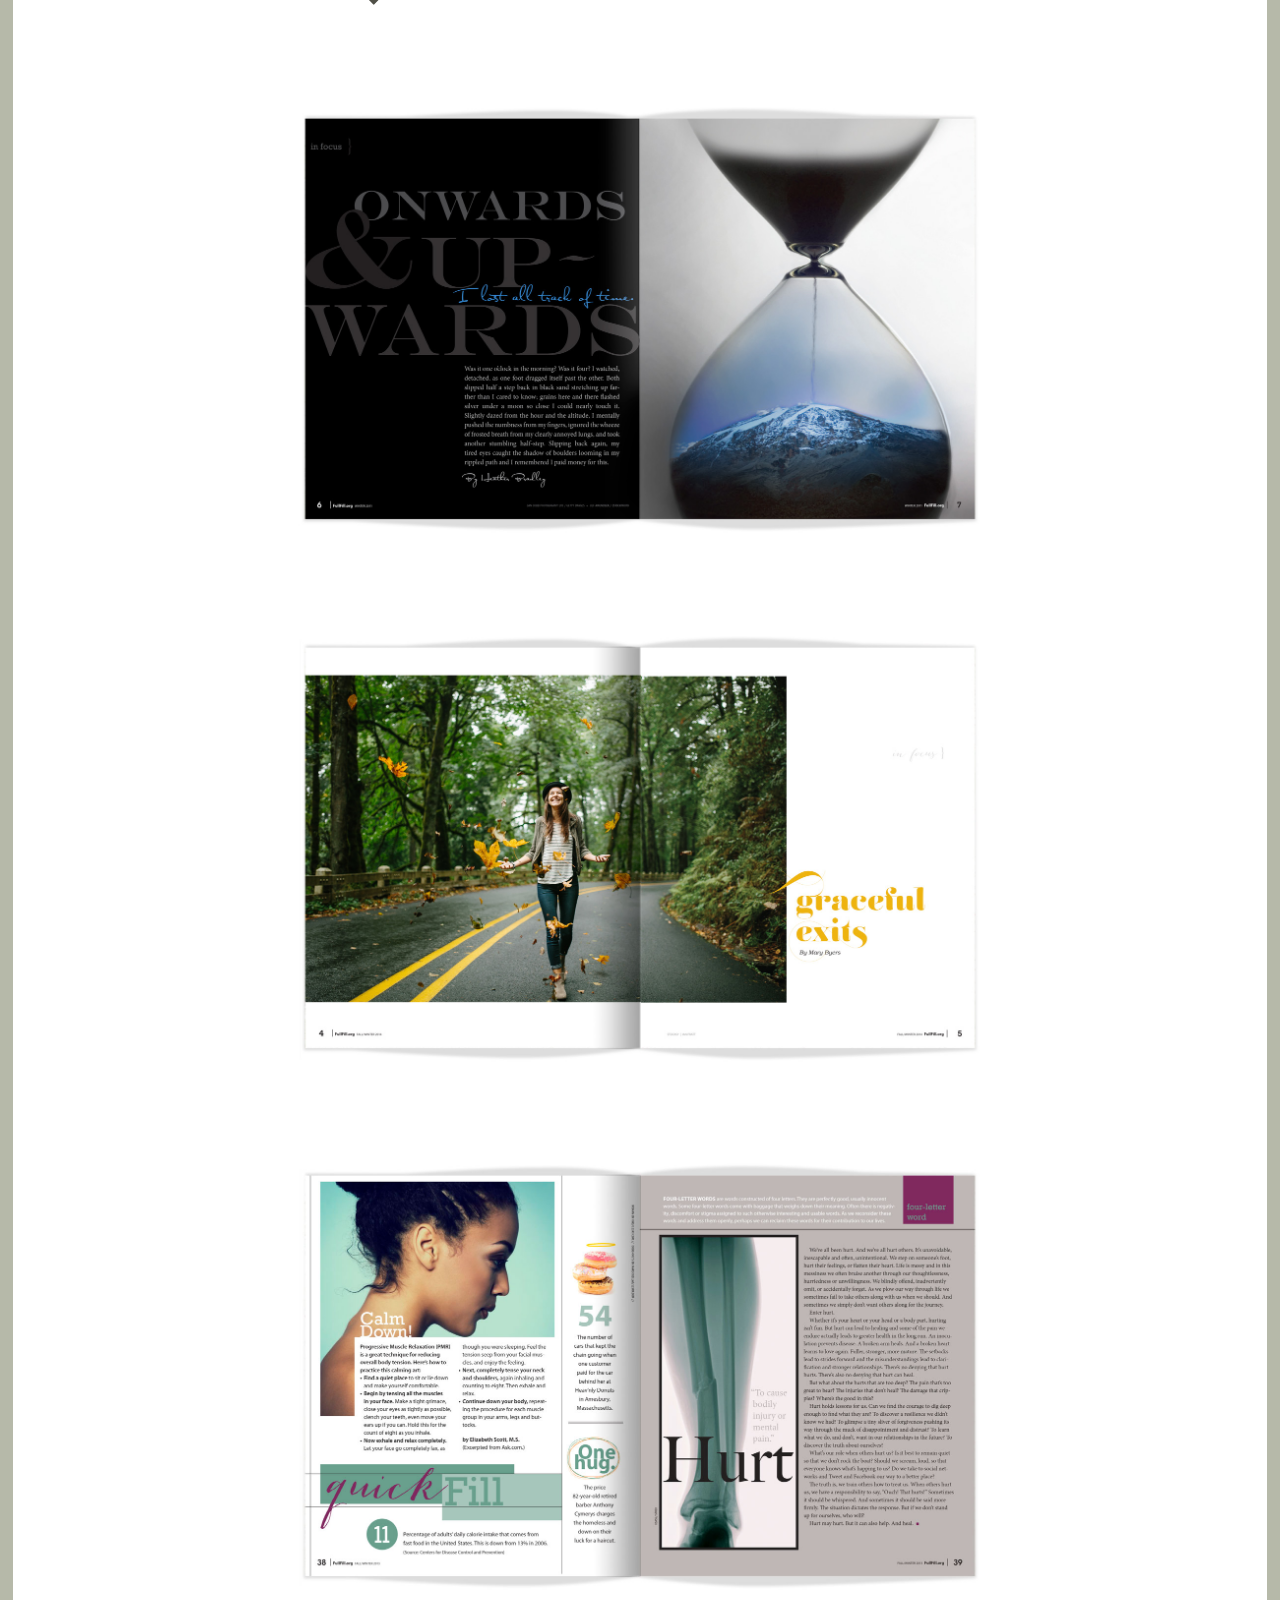
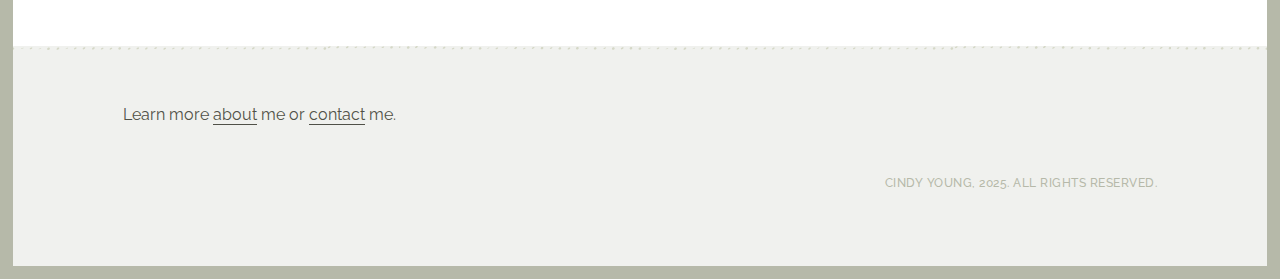
<file: gallery.html>
<!DOCTYPE html>
<html lang="en" dir="ltr">
  <head>

    <!-- Global site tag (gtag.js) - Google Analytics -->
<script async src="https://www.googletagmanager.com/gtag/js?id=UA-123714652-1"></script>
<script>
  window.dataLayer = window.dataLayer || [];
  function gtag(){dataLayer.push(arguments);}
  gtag('js', new Date());

  gtag('config', 'UA-123714652-1');
</script>

    <meta charset="utf-8">
    <meta name="viewport" content="width=device-width, initial-scale=1.0">
    <title>Cindy Young Design Gallery</title>
    <link rel="stylesheet" type="text/css" href="css/normalize.css">
    <link rel="stylesheet" type="text/css" href="css/stylegallery.css">
    <link href="https://fonts.googleapis.com/css?family=Raleway|Rufina" rel="stylesheet">
    <link rel="stylesheet" href="https://use.fontawesome.com/releases/v5.1.0/css/all.css" integrity="sha384-lKuwvrZot6UHsBSfcMvOkWwlCMgc0TaWr+30HWe3a4ltaBwTZhyTEggF5tJv8tbt" crossorigin="anonymous">
  </head>

  <body>

    <div class="gridContainerStudy">

      <nav class="nav01">
        <div class="mymark hideDesktop">
          <div class="">
            <a href="index.html"><img class="logo" src="img/SeeWhyLogo90.svg" alt="Cindy Young C maze logo rotated 90 degrees" width="45.5"></a>
          </div>
          <div class="mynav hideDesktop">
            <ul>
            <!-- <li><a href="index.html">Work</a></li> -->
              <li><a href="about.html">About</a></li>
              <li><a href="contact.html">Contact</a></li>
            </ul>
          </div>
        </div>

        <div class="myname hideMobile">
          <div class="">
            <a href="index.html"><img class="logo" src="img/SeeWhyLogo90.svg" alt="Cindy Young C maze logo rotated 90 degrees" width="45.5"></a>
          </div>
          <div class="">
            <p style="writing-mode: vertical-rl">Cindy Young Design</p>
            <p style="writing-mode: vertical-rl"><a href="filewell.html">•  Previous Project  •</a></p>
          </div>
        </div>

      </nav>

        <div class="mynavDesktop hideMobile">
          <ul>
          <!-- <li><a href="index.html">Work</a></li> -->
            <li><a href="about.html">About</a></li>
            <li><a href="contact.html">Contact</a></li>
          </ul>
        </div>


      <section class="hero casestudy">
        <p><span class="smallCaps underline-yellow">Gallery</span></p>
        <h1 class="casestudyText">To tell a story well</h1>
      </section>


      <section class="introStudy">
        <div class="">
          <p>Books are judged by their covers. Products and apps are judged by their UI. But, that's only part of the story. To tell a story or to shape an experience that keeps people reading and interacting, the design must begin well before photos or fonts are selected. I practice design informed and re-formed by knowing real users. Here is a sampling of my visual design work.</p>
        </div>
      </section>


      <section class="featureImg hideDesktop centerIt">
        <img src="img/ms/chchanges2.png" alt="Preview of FileWell marketing homepage" >
      </section>


      <section class="whatIDid">
        <ul class="sidebarList">
          <li class="sidebarTitle">My roles</li>
          <li>Visual Design</li>
          <li>Information Architecture</li>
          <li>Art Direction</li>
        </ul>
        <ul class="sidebarList">
          <li class="sidebarTitle">Tools used</li>
          <li>Adobe InDesign</li>
          <li>Adobe Photoshop</li>
          <li>Adobe Illustrator</li>
          <li>Adobe Acrobat</li>
        </ul>
      </section>


      <section class="heroCollage hideMobile">
        <img src="img/ms/chchanges2.png" alt="" width="900">
      </section>


      <section class="heroCollage3 hideMobile">
        <img src="img/ms/ms_crazy2.png" alt="" width="700">
      </section>


    <!-- to wrap sections in white -->

      <section class="wrapWhite hideMobile">
      </section>


      <section class="callout callout1">
        <div class="caretUp">
          <img src="img/caretUp.svg" alt="triangle pointing up" width="18">
        </div>
          <p>Working as the sole designer for a bi-monthly magazine for moms, I honed my ability to tell stories in unique ways (a flowchart showing one mom's failures and successes at eating healthy) and to create and curate strong visuals.</p>
          <p>For the same client, I worked as part of a team to rebuild the entire structure of the magazine and to redefine the tone and style, sourcing photography from readers whenever possible.</p>

        <div class="caretDown">
          <img src="img/caretDown.svg" alt="triangle pointing down" width="18">
        </div>
      </section>


      <section class="studyBlock studyBlock1">
        <img src="img/ms/magwork04b.jpg" alt="">
        <img src="img/ms/magwork05.jpg" alt="">
        <img src="img/ms/magwork06.jpg" alt="">
       </section>

       <section class="callout callout2">
         <p>Page design from other publications.</p>

         <div class="caretDown">
           <img src="img/caretDown.svg" alt="triangle pointing down" width="18">
         </div>
       </section>


      <section class="studyBlock studyBlock2">
        <img src="img/ff/ffspread01.jpg" alt="">
        <img src="img/ff/ffspread03.jpg" alt="">
        <img src="img/ff/ffspread05.jpg" alt="">
      </section>



  <!-- Footer -->
      <footer class="full">
        <div class="">
          <p>Learn more <a href="about.html">about</a> me or <a href="contact.html">contact</a> me.</p>
        </div>

        <div class="extrame">
          <div class="">
            <!-- Social Media icons  -->
            <a href="https://github.com/seewhydesign" target="_blank"><i class="fab fa-github-square" alt="icon for Github"></i></a>
            <a href="https://www.instagram.com/seewhydesign/" target="_blank"><i class="fab fa-instagram" alt="icon for Instagram"></i></a>
            <a href="https://www.linkedin.com/in/cyoungdesign/" target="_blank"><i class="fab fa-linkedin" alt="icon for LinkedIn"></i></a>
          </div>

          <div class="">
            <p class="credit">Cindy Young, 2025. All Rights Reserved.</p>
          </div>
        </div>
      </footer>

    </div>
  </body>
</html>
</file>
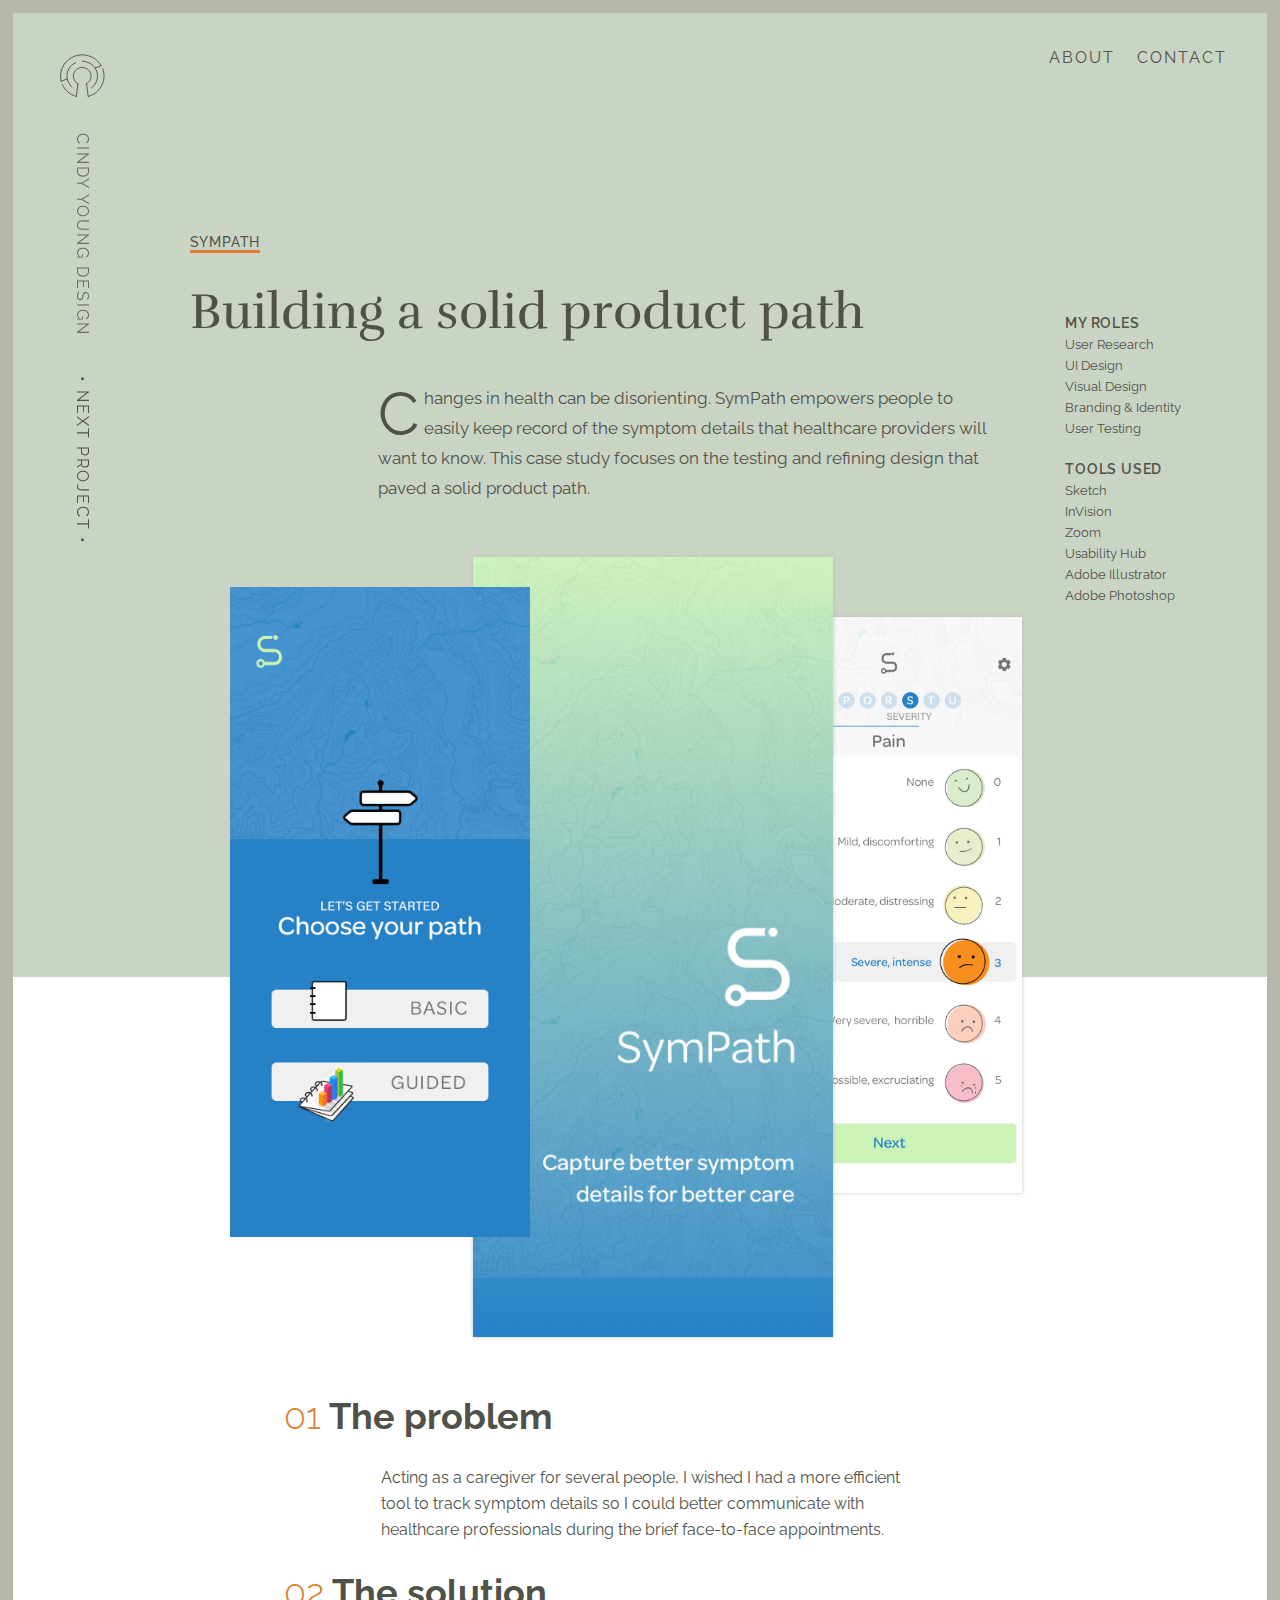
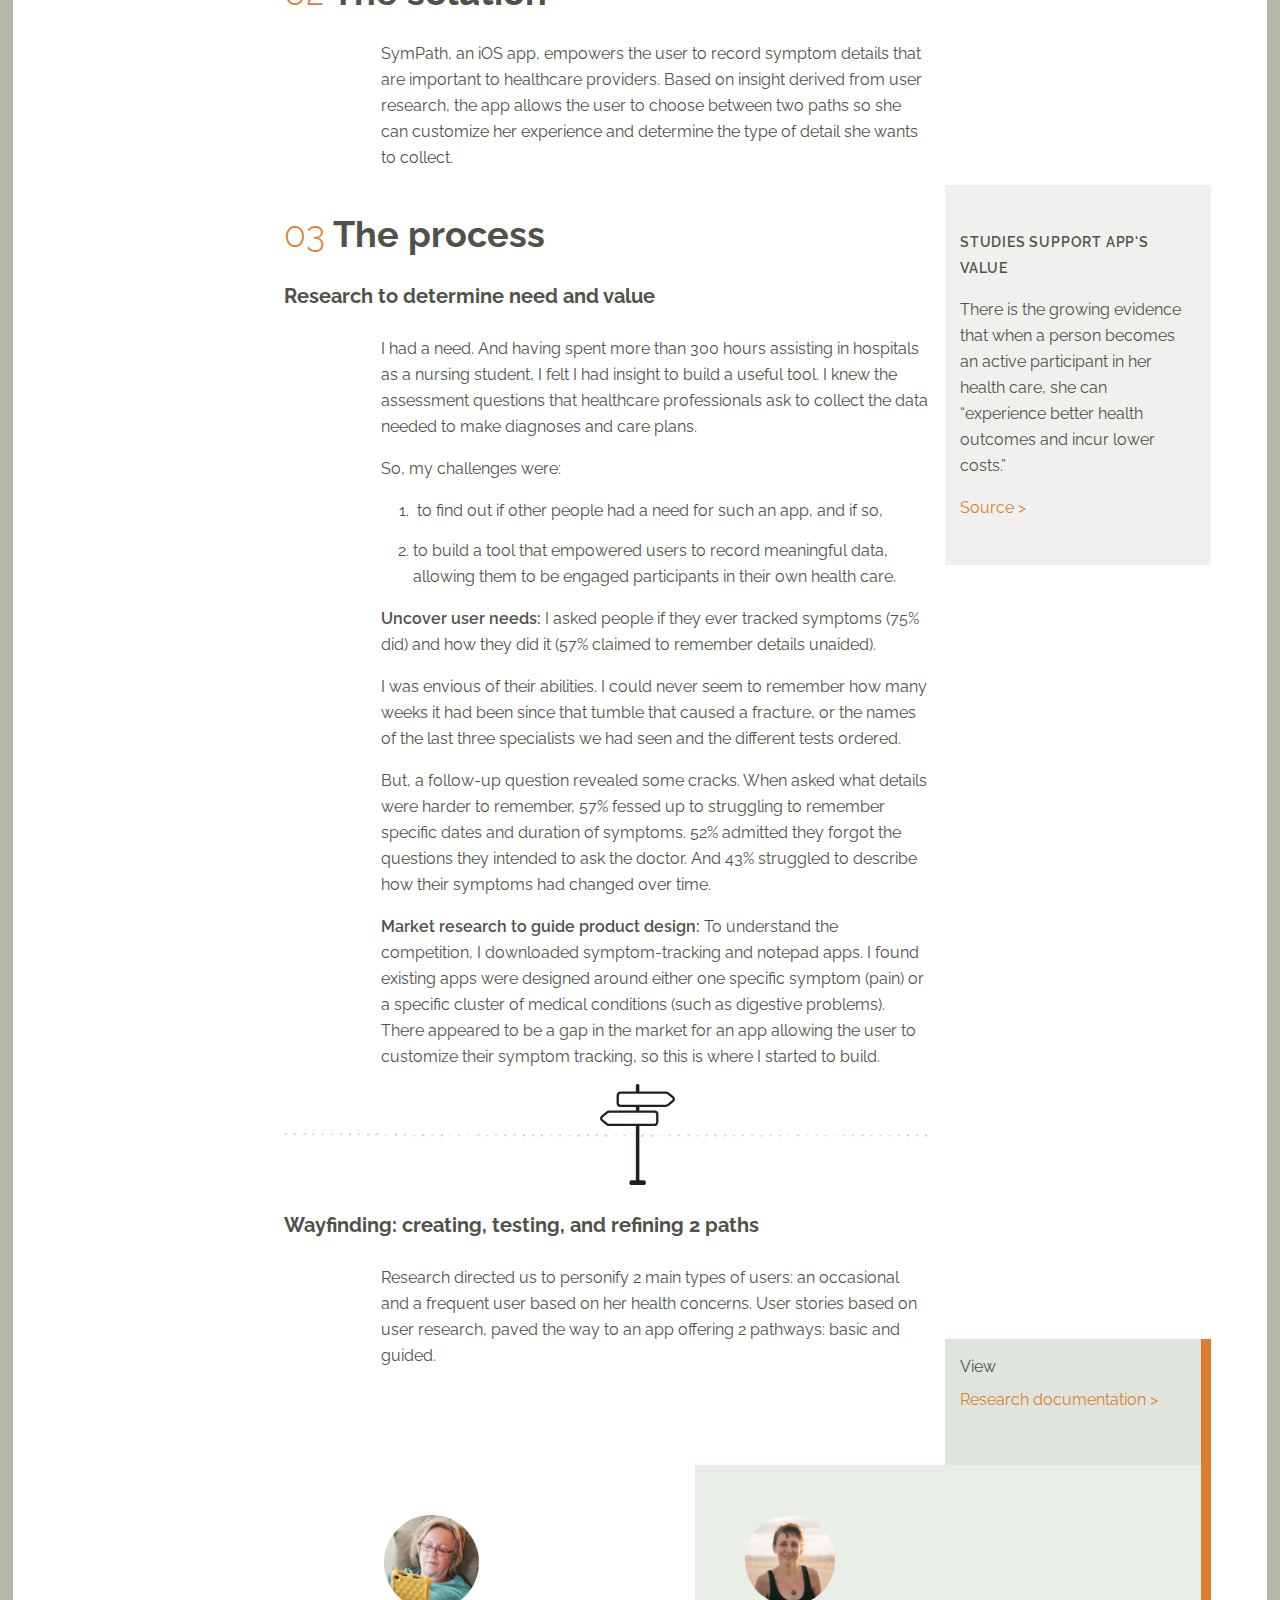
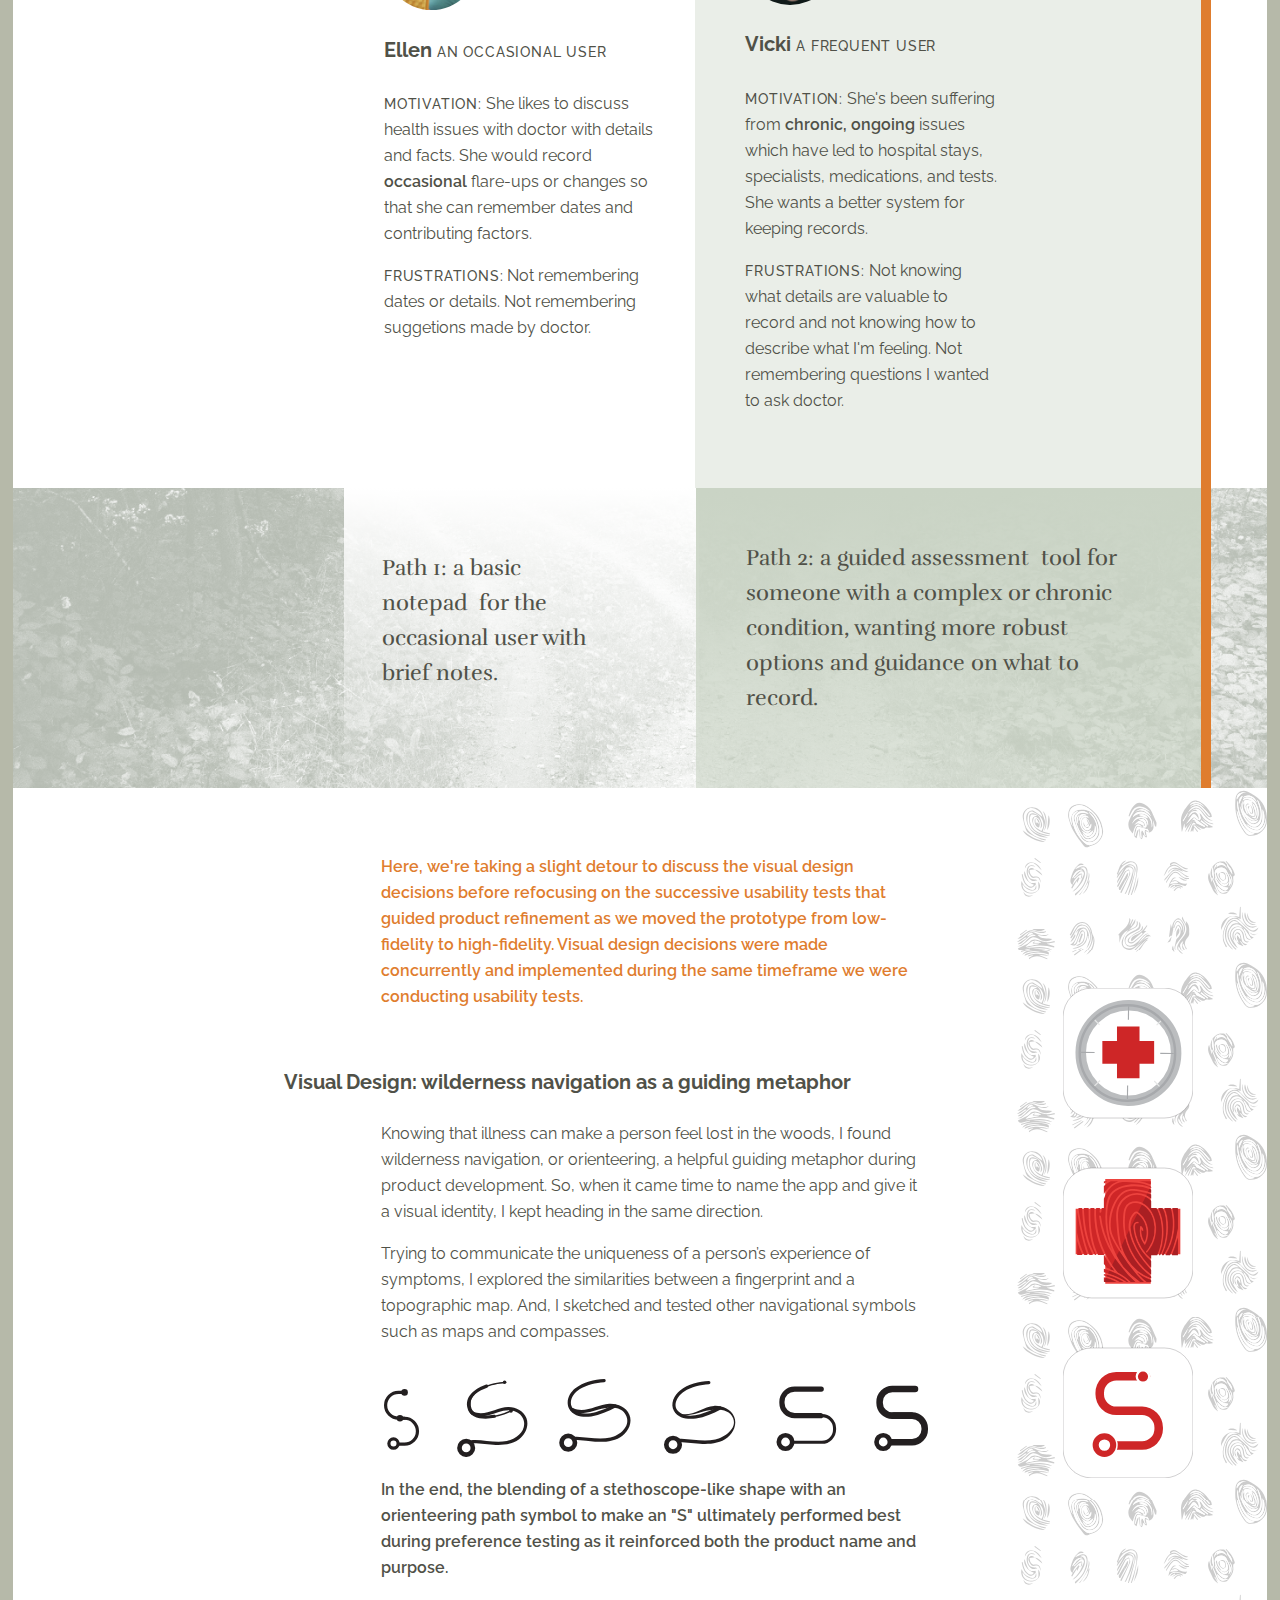
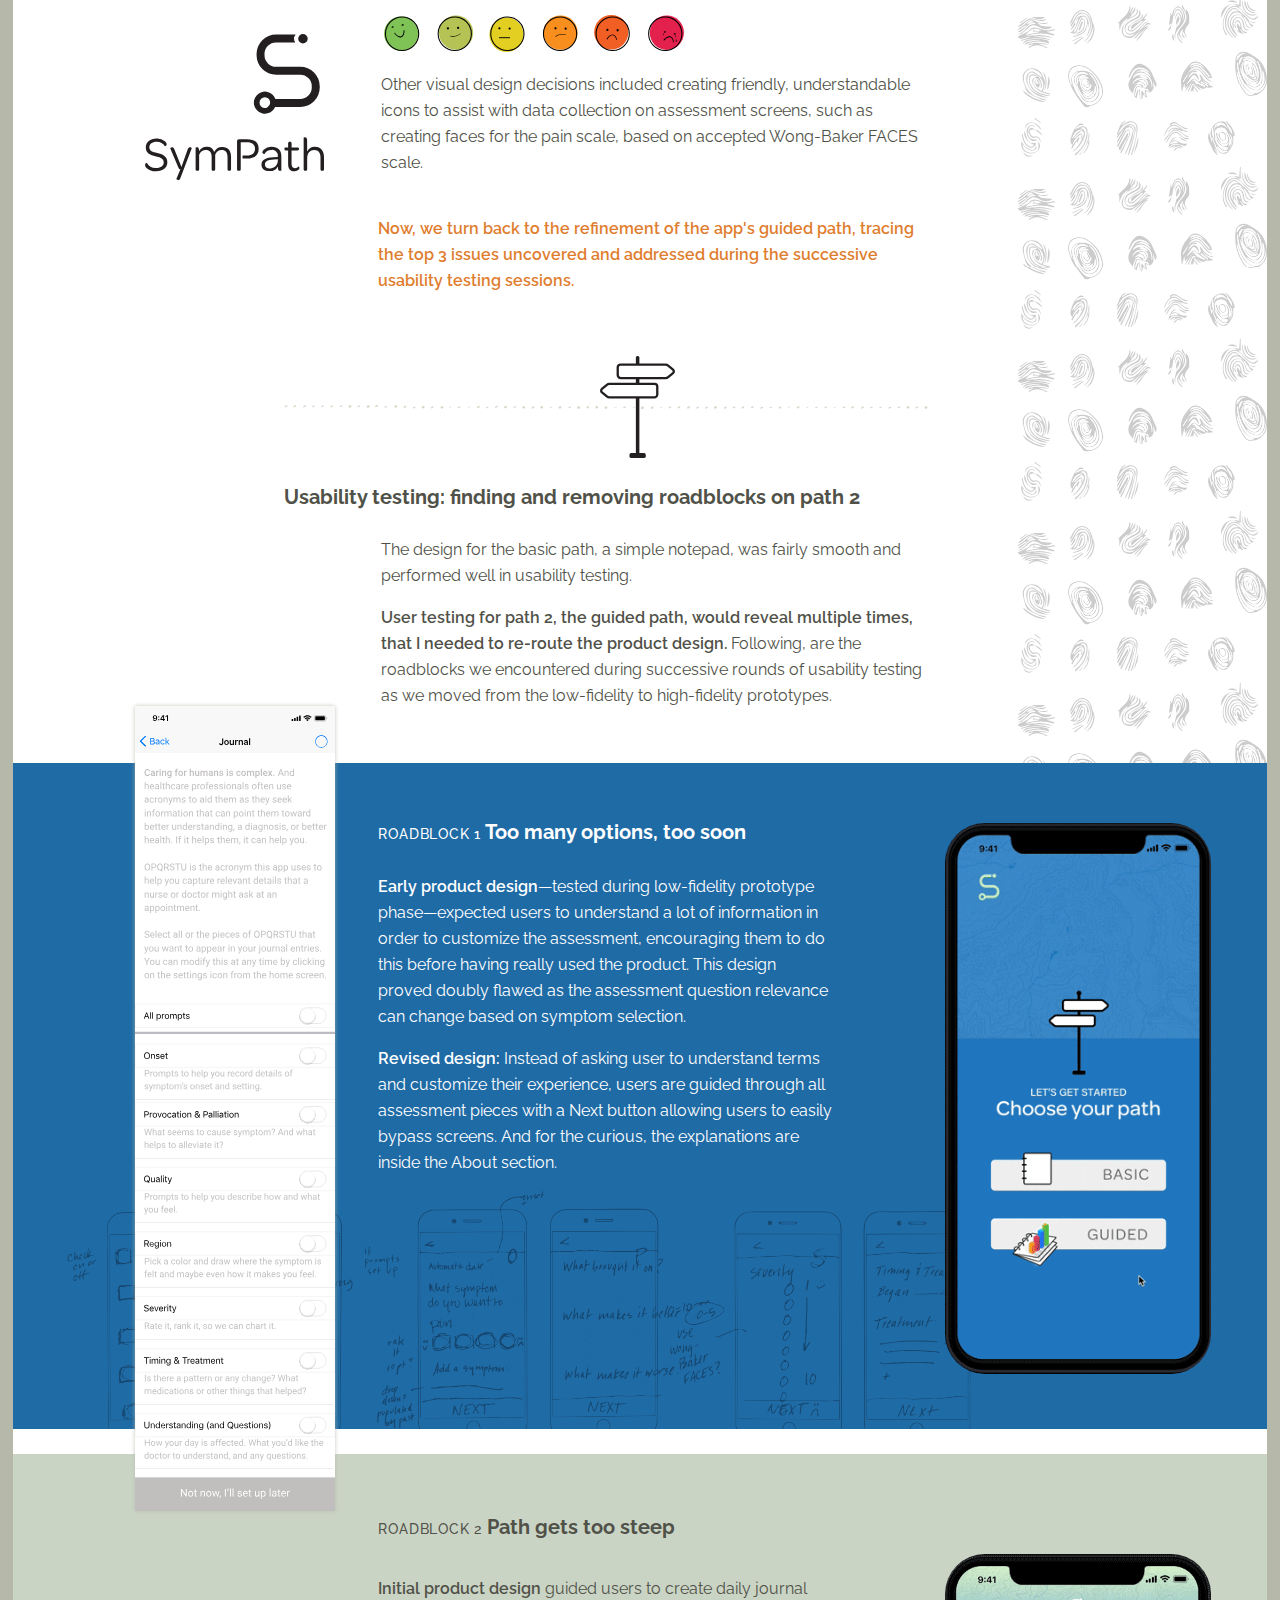
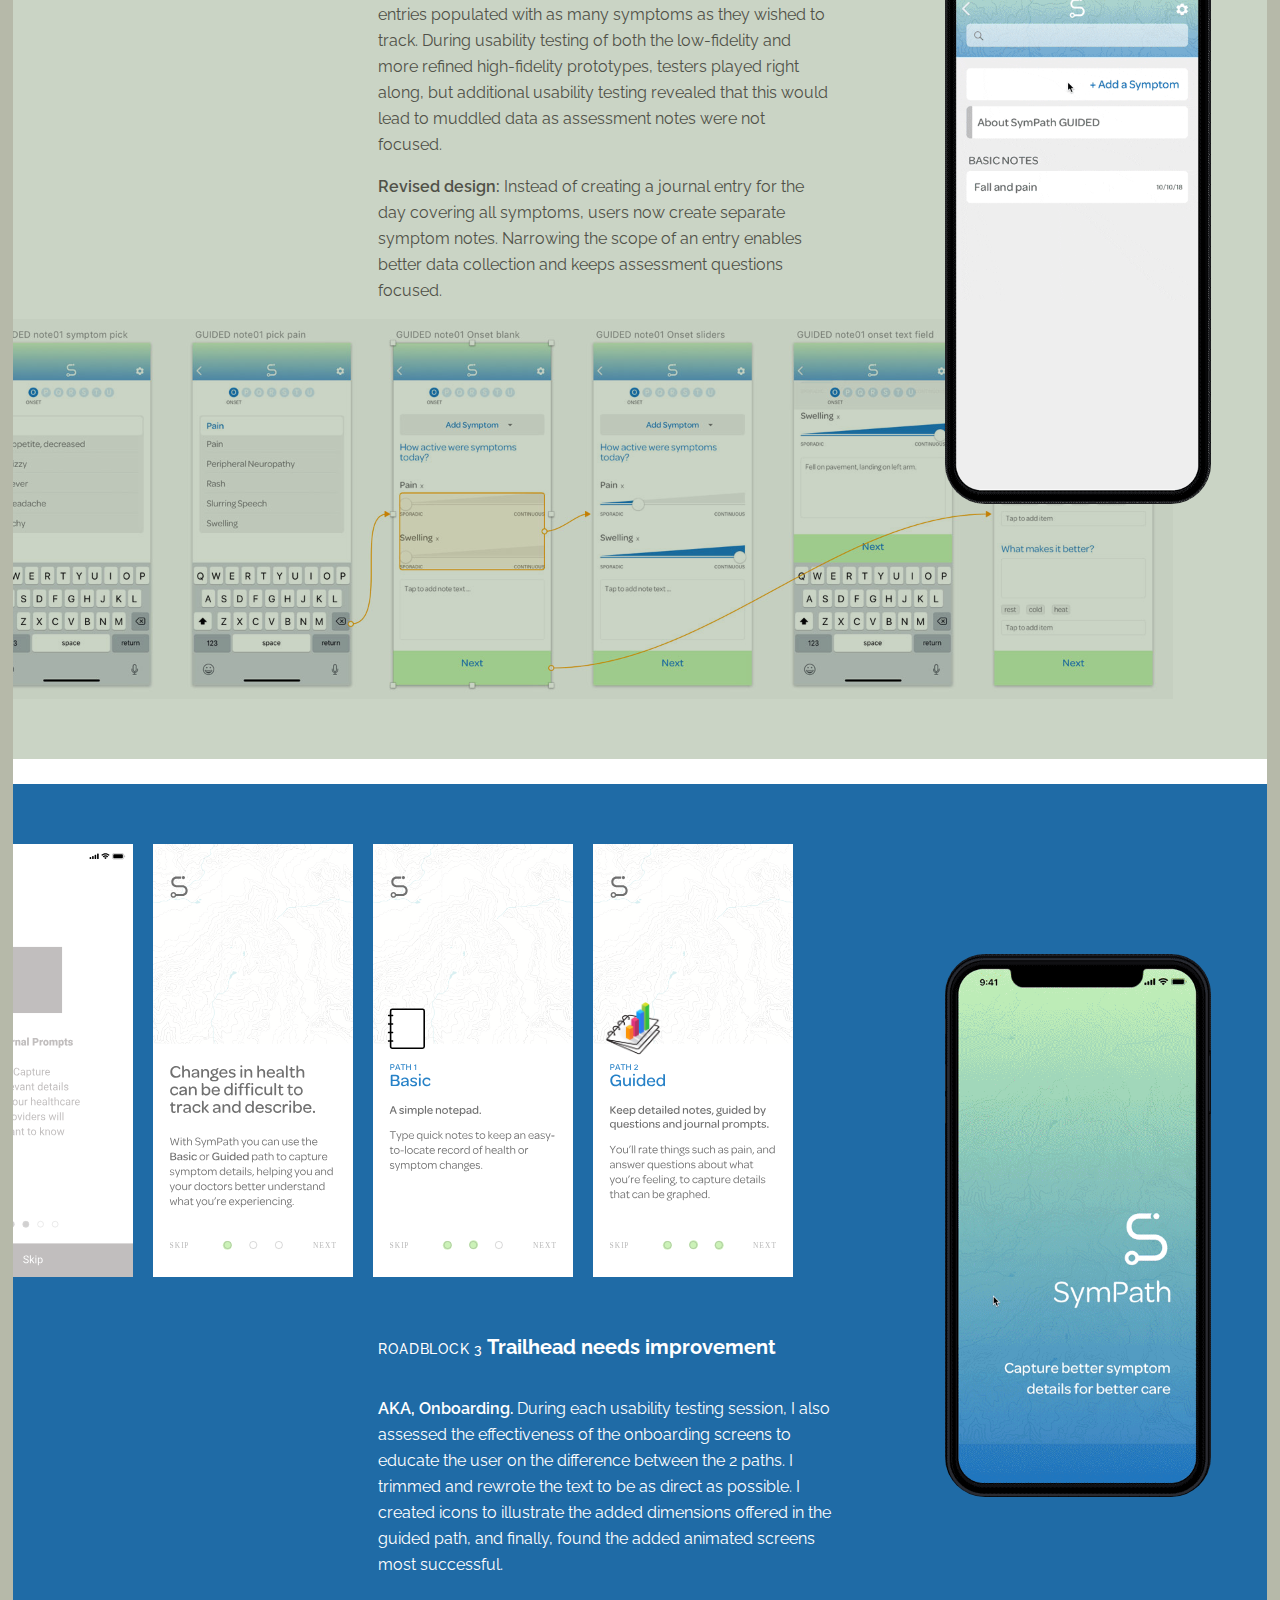
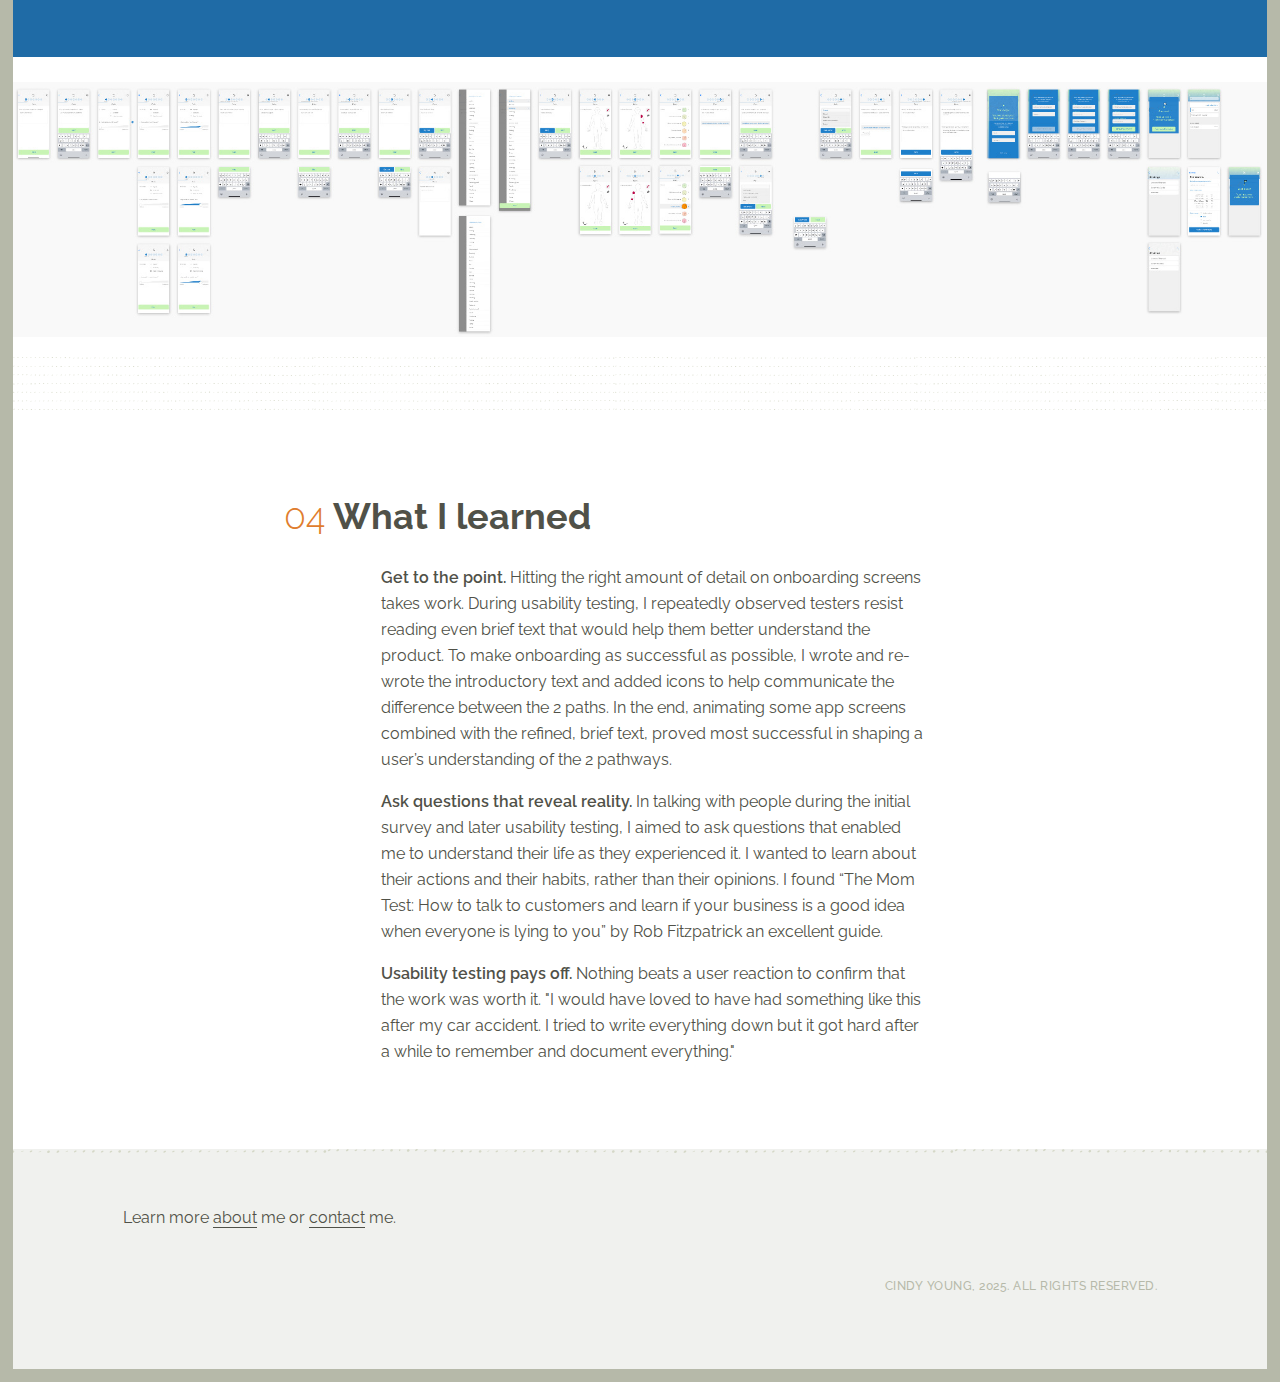
<file: sympath.html>
<!DOCTYPE html>
<html lang="en" dir="ltr">
  <head>

    <!-- Global site tag (gtag.js) - Google Analytics -->
<script async src="https://www.googletagmanager.com/gtag/js?id=UA-123714652-1"></script>
<script>
  window.dataLayer = window.dataLayer || [];
  function gtag(){dataLayer.push(arguments);}
  gtag('js', new Date());

  gtag('config', 'UA-123714652-1');
</script>

    <meta charset="utf-8">
    <meta name="viewport" content="width=device-width, initial-scale=1.0">
    <title>Cindy Young Design SymPath</title>
    <link rel="stylesheet" type="text/css" href="css/normalize.css">
    <link rel="stylesheet" type="text/css" href="css/stylesympath.css">
    <link href="https://fonts.googleapis.com/css?family=Raleway|Rufina" rel="stylesheet">
    <link rel="stylesheet" href="https://use.fontawesome.com/releases/v5.1.0/css/all.css" integrity="sha384-lKuwvrZot6UHsBSfcMvOkWwlCMgc0TaWr+30HWe3a4ltaBwTZhyTEggF5tJv8tbt" crossorigin="anonymous">
  </head>

  <body>

    <div class="gridContainerStudy">

      <nav class="nav01">
        <div class="mymark hideDesktop">
          <div class="">
            <a href="index.html"><img class="logo" src="img/SeeWhyLogo90.svg" alt="Cindy Young C maze logo rotated 90 degrees" width="45.5"></a>
          </div>
          <div class="mynav hideDesktop">
            <ul>
            <!-- <li><a href="index.html">Work</a></li> -->
              <li><a href="about.html">About</a></li>
              <li><a href="contact.html">Contact</a></li>
            </ul>
          </div>
        </div>

        <div class="myname hideMobile">
          <div class="">
            <a href="index.html"><img class="logo" src="img/SeeWhyLogo90.svg" alt="Cindy Young C maze logo rotated 90 degrees" width="45.5"></a>
          </div>
          <div class="">
            <p style="writing-mode: vertical-rl">Cindy Young Design</p>
            <p style="writing-mode: vertical-rl"><a href="filewell.html">•  Next Project  •</a></p>
          </div>
        </div>

      </nav>

        <div class="mynavDesktop hideMobile">
          <ul>
            <li><a href="about.html">About</a></li>
            <li><a href="contact.html">Contact</a></li>
          </ul>
        </div>


      <section class="hero casestudy">
        <p><span class="smallCaps underline-orange">SymPath</span></p>
        <h1 class="casestudyText">Building a solid product path</h1>
      </section>


      <section class="introStudy">
        <div class="">
          <p>Changes in health can be disorienting. SymPath empowers people to easily keep record of the symptom details that healthcare providers will want to know. This case study focuses on the testing and refining design that paved a solid product path.</p>
        </div>
      </section>


      <section class="featureImg hideDesktop">
          <img src="img/sym/SymPath_01.jpg" alt="Preview of SymPath screen">

        <img src="img/sym/SymPath_path.jpg" alt="Preview of SymPath screen">

        <img src="img/sym/SymPath_faces.jpg" alt="Preview of SymPath screen">
      </section>


      <section class="whatIDid">
        <ul class="sidebarList">
          <li class="sidebarTitle">My roles</li>
          <li>User Research</li>
          <li>UI Design</li>
          <li>Visual Design</li>
          <li>Branding &amp; Identity</li>
          <li>User Testing</li>
        </ul>
        <ul class="sidebarList">
          <li class="sidebarTitle">Tools used</li>
          <li>Sketch</li>
          <li>InVision</li>
          <li>Zoom</li>
          <li>Usability Hub</li>
          <li>Adobe Illustrator</li>
          <li>Adobe Photoshop</li>
        </ul>
      </section>


      <section class="heroCollage hideMobile">
        <img src="img/sym/SymPath_01.jpg" alt="" width="400">
      </section>

      <section class="heroCollage2 hideMobile">
        <img src="img/sym/SymPath_path.jpg" alt="" width="300">
      </section>


      <section class="heroCollage3 hideMobile">
        <img src="img/sym/SymPath_faces.jpg" alt="" width="300">
      </section>


    <!-- to wrap sections in white -->

      <section class="wrapWhite hideMobile">
      </section>

      <section class="studyBlock studyBlock1">
        <h3><span>01</span> The problem</h3>
        <p>Acting as a caregiver for several people, I wished I had a more efficient tool to track symptom details so I could better communicate with healthcare professionals during the brief face-to-face appointments.</p>
        <h3><span>02</span> The solution</h3>
        <p>SymPath, an iOS app, empowers the user to record symptom details that are important to healthcare providers. Based on insight derived from user research, the app allows the user to choose between two paths so she can customize her experience and determine the type of detail she wants to collect.</p>
      </section>


      <section class="sidebar1">
        <p class="sidebarTitle">Studies support app's value</p>
        <p>There is the growing evidence that when a person becomes an active participant in her health care, she can “experience better health outcomes and incur lower costs.”</p>
        <p class="projectLink"><a  href="https://www.healthaffairs.org/do/10.1377/hpb20130214.898775/" target="_blank"> Source &#62;</a></p>

      </section>






      <section class="studyBlock studyBlock2">
        <h3><span>03</span> The process</h3>
        <h4>Research to determine need and value</h4>
        <p>I had a need. And having spent more than 300 hours assisting in hospitals as a nursing student, I felt I had insight to build a useful tool. I knew the assessment questions that healthcare professionals ask to collect the data needed to make diagnoses and care plans.</p>
        <p>So, my challenges were:</p>
        <ol>
          <li> to find out if other people had a need for such an app, and if so, </li>
          <li>to build a tool that empowered users to record meaningful data, allowing them to be engaged participants in their own health care.</li>
        </ol>

        <p><span class="boldIt">Uncover user needs:</span> I asked people if they ever tracked symptoms (75% did) and how they did it (57% claimed to remember details unaided).</p>
        <p>I was envious of their abilities. I could never seem to remember how many weeks it had been since that tumble that caused a fracture, or the names of the last three specialists we had seen and the different tests ordered.</p>
        <p>But, a follow-up question revealed some cracks. When asked what details were harder to remember, 57% fessed up to struggling to remember specific dates and duration of symptoms. 52% admitted they forgot the questions they intended to ask the doctor. And 43% struggled to describe how their symptoms had changed over time.</p>
        <p><span class="boldIt">Market research to guide product design:</span> To understand the competition, I downloaded symptom-tracking and notepad apps. I found existing apps were designed around either one specific symptom (pain) or a specific cluster of medical conditions (such as digestive problems). There appeared to be a gap in the market for an app allowing the user to customize their symptom tracking, so this is where I started to build.</p>

        <div class="overlayImg">
          <img src="img/sym/signpost.svg" alt="" width="75">
        </div>

        <h4>Wayfinding: creating, testing, and refining 2 paths</h4>
        <p>Research directed us to personify 2 main types of users: an occasional and a frequent user based on her health concerns. User stories based on user research, paved the way to an app offering 2 pathways: basic and guided.</p>

      </section>


      <section class="artifactLinks">
          <p>View </p>
          <p class="projectLink"><a  href="https://drive.google.com/file/d/11q-zTr3LamYAgoo74C-czWwuCFveke43/view?usp=sharing" target="_blank"> Research documentation  &#62;</a></p>
      </section>





      <section class="personas">
        <div class="casualUser">
          <img src="/img/sym/ellen.jpg" alt="">

          <h4>Ellen <span class="smallCaps">an occasional user</span></h4>

          <p><span class="smallCaps">Motivation:</span> She likes to discuss health issues with doctor with details and facts. She would record <span class="boldIt">occasional</span> flare-ups or changes so that she can remember dates and contributing factors.</p>
          <p><span class="smallCaps">Frustrations:</span> Not remembering dates or details. Not remembering suggetions made by doctor.</p>
        </div>
        <div class="chronicUser">
          <img src="/img/sym/vikki.jpg" alt="">
          <h4>Vicki <span class="smallCaps">a frequent user</span> </h4>
          <p><span class="smallCaps">Motivation:</span> She's been suffering from <span class="boldIt">chronic, ongoing</span> issues which have led to hospital stays, specialists, medications, and tests. She wants a better system for keeping records.</p>
          <p><span class="smallCaps">Frustrations:</span> Not knowing what details are valuable to record and not knowing how to describe what I'm feeling. Not remembering questions I wanted to ask doctor.</p>
        </div>
      </section>

      <section class="userquote hideMobile">
        <p class="quote">Path 1: a basic notepad  for the occasional user with brief notes.</p>
      </section>

        <section class="userquote2 hideMobile">
        <p class="quote">Path 2: a guided assessment  tool for someone with a complex or chronic condition, wanting more robust options and guidance on what to record.</p>
      </section>



      <section class="artifactsCollage">
        <div class="shading">
          <p class="quote hideDesktop">Path 1 is a basic notepad for the occasional user. Path 2 is a guided assessment tool for someone with a complex or chronic condition, wanting more robust options.</p>
        </div>
      </section>


<!-- moved visual design here -->

    <section class="showSketches ">

    </section>


    <div class="overlayImg hideTablet">
      <img src="img/sym/compass.svg" alt="" width="35">
    </div>



    <section class="studyBlock studyBlock3 ">


        <div class="callout">
          <p class="callout">Here, we're taking a slight detour to discuss the visual design decisions before refocusing on the successive usability tests that guided product refinement as we moved the prototype from low-fidelity to high-fidelity. Visual design decisions were made concurrently and implemented during the same timeframe we were conducting usability tests.</p>
        </div>


        <h4>Visual Design: wilderness navigation as a guiding metaphor</h4>

        <p>Knowing that illness can make a person feel lost in the woods, I found wilderness navigation, or orienteering, a helpful guiding metaphor during product development. So, when it came time to name the app and give it a visual identity, I kept heading in the same direction.</p>

        <div class="hideDesktop">
          <img src="img/sym/3buttonshoriz.svg" alt="3 iOS buttons to test" width="500" class="indent">
        </div>
        <p>Trying to communicate the uniqueness of a person’s experience of symptoms, I explored the similarities between a fingerprint and a topographic map. And, I sketched and tested other navigational symbols such as maps and compasses.</p>
        <img src="img/sym/sevolution.svg" alt="" class="indent">

        <p><span class="boldIt">In the end, the blending of a stethoscope-like shape with an orienteering path symbol to make an "S" ultimately performed best during preference testing as it reinforced both the product name and purpose.</span></p>

        <img src="/img/sym/faces.svg" alt="faces to help rate pain" width="400" class="indent">
        <p>Other visual design decisions included creating friendly, understandable icons to assist with data collection on assessment screens, such as creating faces for the pain scale, based on accepted Wong-Baker FACES scale.</p>
    </section>


    <section class="styleguide centerIt hideMobile">
      <img src="img/sym/SymPath_logo.svg" alt="SymPath logo" width="179">
    </section>

    <section class="callout callout3">
      <p>Now, we turn back to the refinement of the app's guided path, tracing the top 3 issues uncovered and addressed during the successive usability testing sessions.</p>
    </section>


<!-- end of visual design -->



      <section class="studyBlock studyBlock2b">
        <div class="overlayImg">
          <img src="img/sym/signpost.svg" alt="" width="75">
        </div>
        <h4>Usability testing: finding and removing roadblocks on path 2</h4>
        <p>The design for the basic path, a simple notepad, was fairly smooth and performed well in usability testing.</p>
        <p><span class="boldIt">User testing for path 2, the guided path, would reveal multiple times, that I needed to re-route the product design.</span> Following, are the roadblocks we encountered during successive rounds of usability testing as we moved from the low-fidelity to high-fidelity prototypes.</p>
      </section>



      <section class="roadblock">
            <h4><span class="smallCaps">Roadblock 1</span> Too many options, too soon</h4>
            <p><span class="boldIt">Early product design</span>—tested during low-fidelity prototype phase—expected users to understand a lot of information in order to customize the assessment, encouraging them to do this before having really used the product. This design proved doubly flawed as the assessment question relevance can change based on symptom selection.</p>
            <p><span class="boldIt">Revised design:</span> Instead of asking user to understand terms and customize their experience, users are guided through all assessment pieces with a Next button allowing users to easily bypass screens. And for the curious, the explanations are inside the About section.</p>
        </section>


      <section class="artifactsProgression1">

        </section>


        <section class="symscreen01 hideMobile">
          <div class="bleedOff">
            <img src="img/sym/SymPath_w01.svg" alt="low-fidelity mockup of settings screen" width="200">
          </div>

        </section>

      <section class="symscreen01b centerIt hideDesktop">
        <div class=" radius">
          <img src="/img/sym/opqrstu.gif" alt="">
        </div>
        <div class="">
            <p>Revised design</p>
        </div>
      </section>

      <section class="roadblock1show hideMobile">
        <img src="/img/sym/opqrstu.gif" alt="">
      </section>


      <section class="roadblock2">
            <h4><span class="smallCaps">Roadblock 2</span> Path gets too steep</h4> 
            <p><span class="boldIt">Initial product design</span> guided users to create daily journal entries populated with as many symptoms as they wished to track. During usability testing of both the low-fidelity and more refined high-fidelity prototypes, testers played right along, but additional usability testing revealed that this would lead to muddled data as assessment notes were not focused.</p>
            <p><span class="boldIt">Revised design:</span> Instead of creating a journal entry for the day covering all symptoms, users now create separate symptom notes. Narrowing the scope of an entry enables better data collection and keeps assessment questions focused.</p>
      </section>


      <section class="symscreen02b centerIt hideDesktop">
        <div class="radius">
          <img src="/img/sym/simplifys.gif" alt="" width="300">
        </div>
        <div class="">
            <p>Revised design</p>
        </div>
      </section>

      <section class="artifactsProgression2 hideMobile">

      </section>


      <section class="roadblock2show hideMobile">
        <img src="/img/sym/simplifys.gif" alt="">
      </section>


      <section class="roadblock3">
            <h4><span class="smallCaps">Roadblock 3</span> Trailhead needs improvement</h4> 
            <p><span class="boldIt">AKA, Onboarding.</span> During each usability testing session, I also  assessed the effectiveness of the onboarding screens to educate the user on the difference between the 2 paths. I trimmed and rewrote the text to be as direct as possible. I created icons to illustrate the added dimensions offered in the guided path, and finally, found the added animated screens most successful. </p>
      </section>

      <section class="symscreen03b centerIt hideDesktop">
        <div class="radius">
          <img src="/img/sym/onboard01s.gif" alt="" width="300">
        </div>
        <div class="">
            <p>Revised design</p>
        </div>
      </section>

      <section class="artifactsProgression3 ">
        <div class="hideMobile">
          <img src="img/sym/SymPath_o01.svg" alt="low-fidelity mockup of settings screen" width="200">
        </div>

        <div class="hideMobile">
          <img src="img/sym/SymPath_o02.svg" alt="low-fidelity mockup of settings screen" width="200">
        </div>

        <div class="hideMobile">
          <img src="img/sym/SymPath_o03.svg" alt="low-fidelity mockup of settings screen" width="200">
        </div>

        <div class="hideMobile">
          <img src="img/sym/SymPath_o04.svg" alt="low-fidelity mockup of settings screen" width="200">
        </div>

      </section>


    <section class="roadblock3show hideMobile">
      <img src="/img/sym/onboard01s.gif" alt="">
    </section>



    <section class="showScreens hideMobile">
      <img src="img/sym/screens.jpg" alt="view of many SymPath prototype screens">
    </section>



      <section class="viewIt centerIt dotbackground" style="height: 6rem;">
      </section>

      <section class="studyBlock studyBlock4">
        <h3><span>04</span> What I learned</h3>
        <p><span class="boldIt">Get to the point.</span> Hitting the right amount of detail on onboarding screens takes work. During usability testing, I repeatedly observed testers resist reading even brief text that would help them better understand the product. To make onboarding as successful as possible, I wrote and re-wrote the introductory text and added icons to help communicate the difference between the 2 paths. In the end, animating some app screens combined with the refined, brief text, proved most successful in shaping a user’s understanding of the 2 pathways.</p>
        <p><span class="boldIt">Ask questions that reveal reality.</span> In talking with people during the initial survey and later usability testing, I aimed to ask questions that enabled me to understand their life as they experienced it. I wanted to learn about their actions and their habits, rather than their opinions. I found “The Mom Test: How to talk to customers and learn if your business is a good idea when everyone is lying to you” by Rob Fitzpatrick an excellent guide.</p>
        <p><span class="boldIt">Usability testing pays off.</span> Nothing beats a user reaction to confirm that the work was worth it. "I would have loved to have had something like this after my car accident. I tried to write everything down but it got hard after a while to remember and document everything."</p>
      </section>




  <!-- Footer -->
      <footer class="full">
        <div class="">
          <p>Learn more <a href="about.html">about</a> me or <a href="contact.html">contact</a> me.</p>
        </div>

        <div class="extrame">
          <div class="">
            <!-- Social Media icons  -->
            <a href="https://github.com/seewhydesign" target="_blank"><i class="fab fa-github-square" alt="icon for Github"></i></a>
            <a href="https://www.instagram.com/seewhydesign/" target="_blank"><i class="fab fa-instagram" alt="icon for Instagram"></i></a>
            <a href="https://www.linkedin.com/in/cyoungdesign/" target="_blank"><i class="fab fa-linkedin" alt="icon for LinkedIn"></i></a>
          </div>

          <div class="">
            <p class="credit">Cindy Young, 2025. All Rights Reserved.</p>
          </div>
        </div>
      </footer>

    </div>
  </body>
</html>
</file>
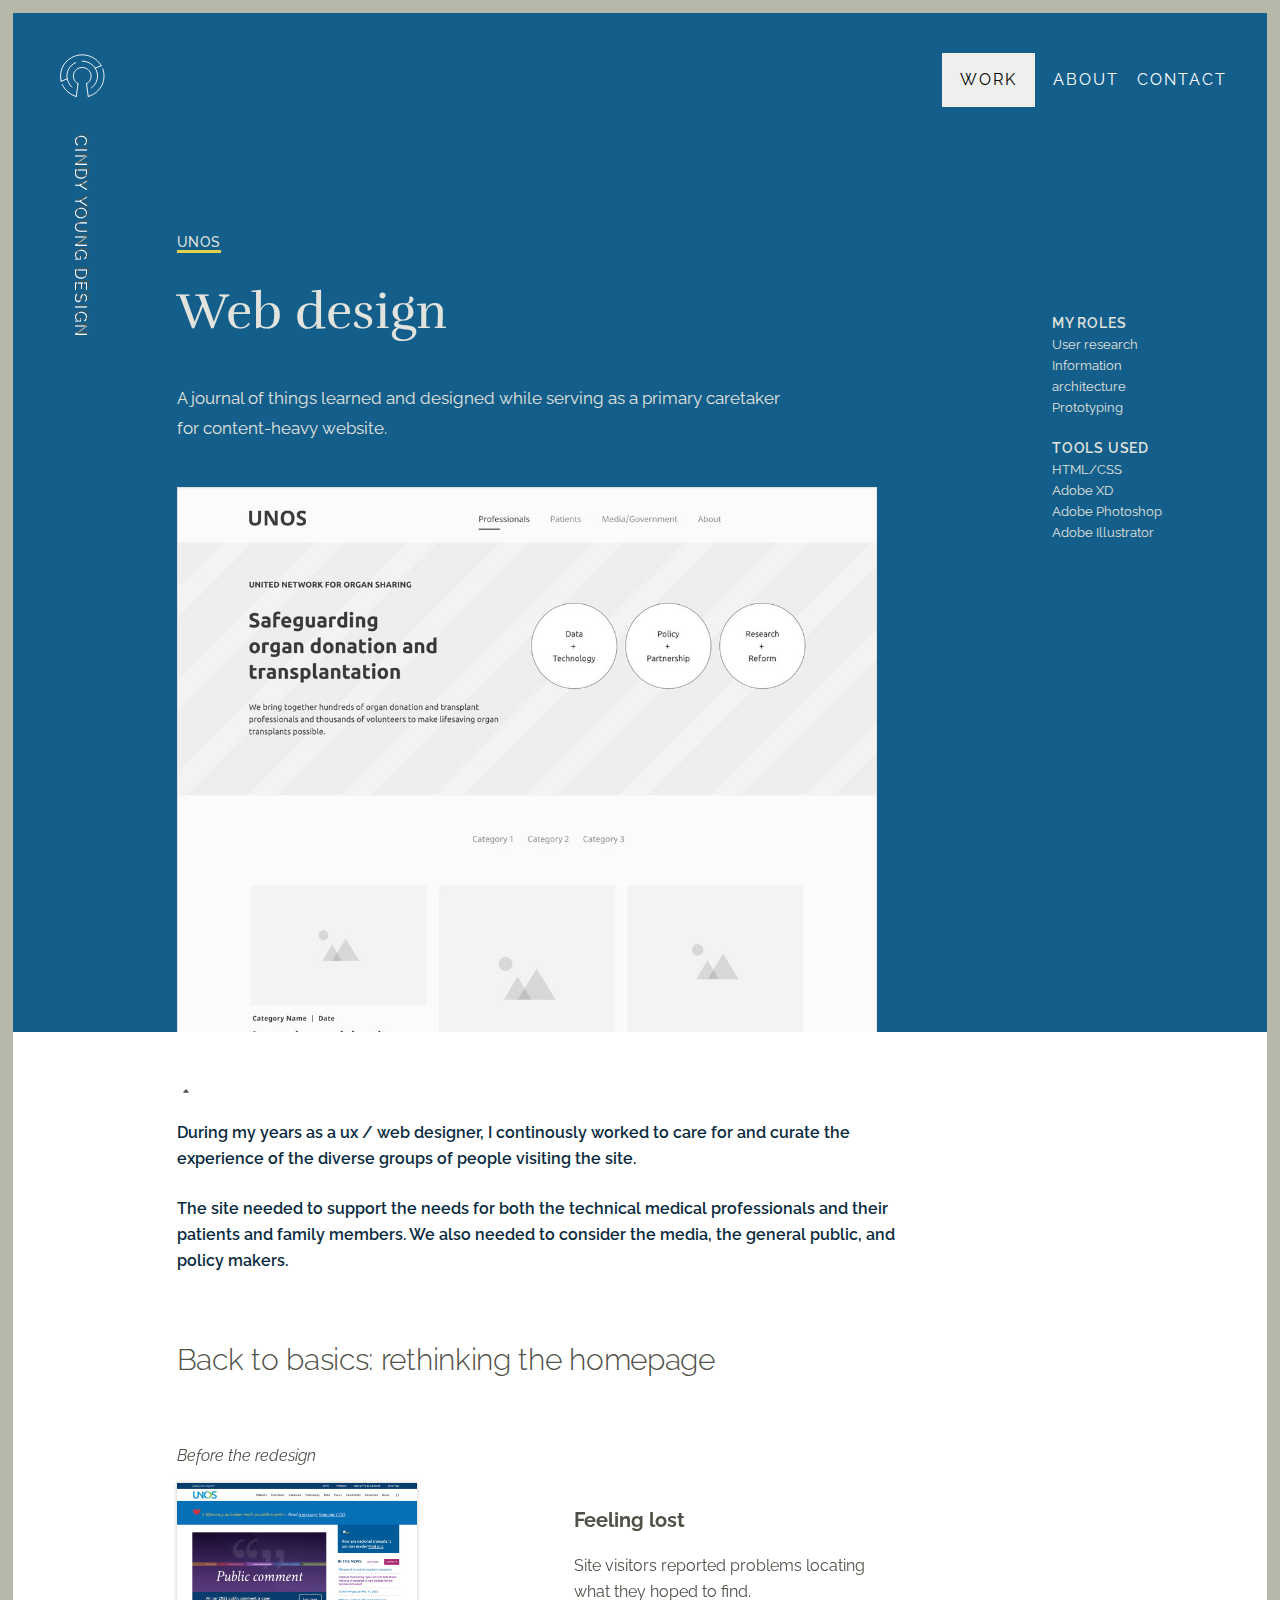
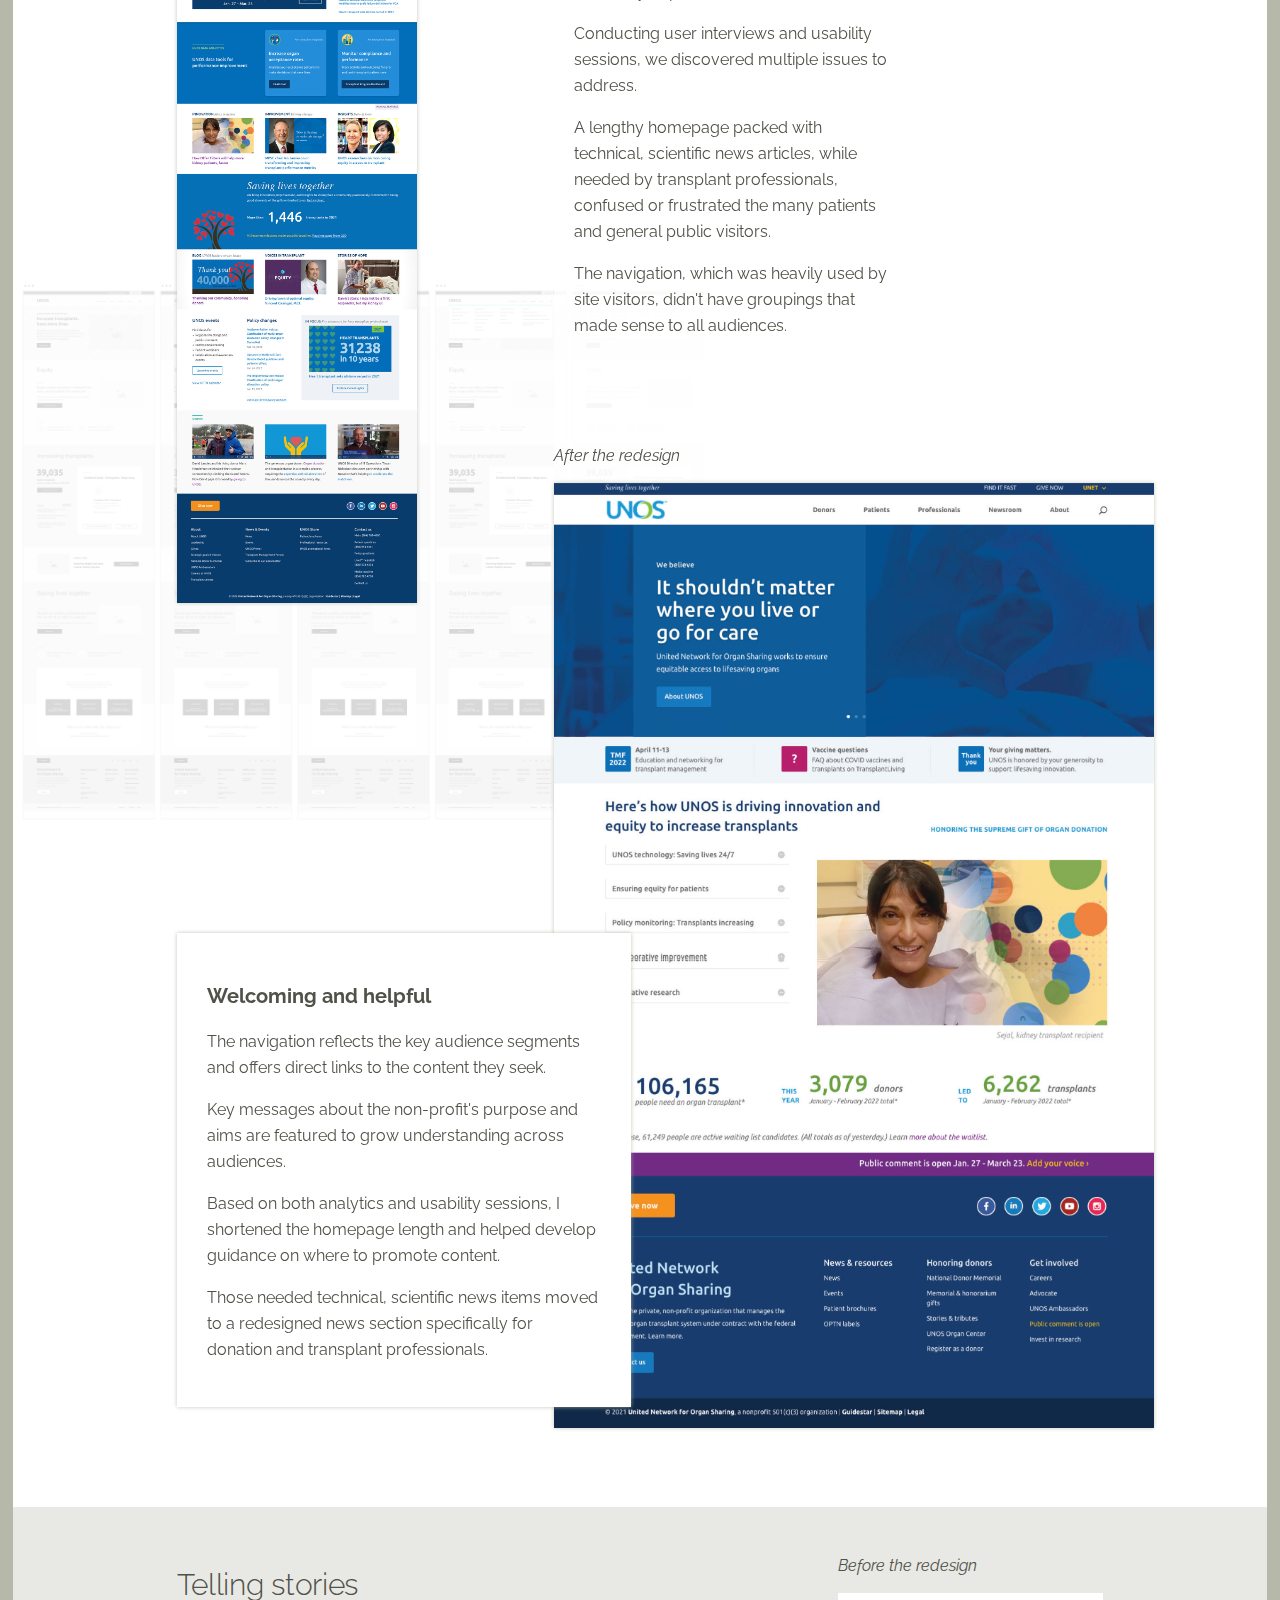
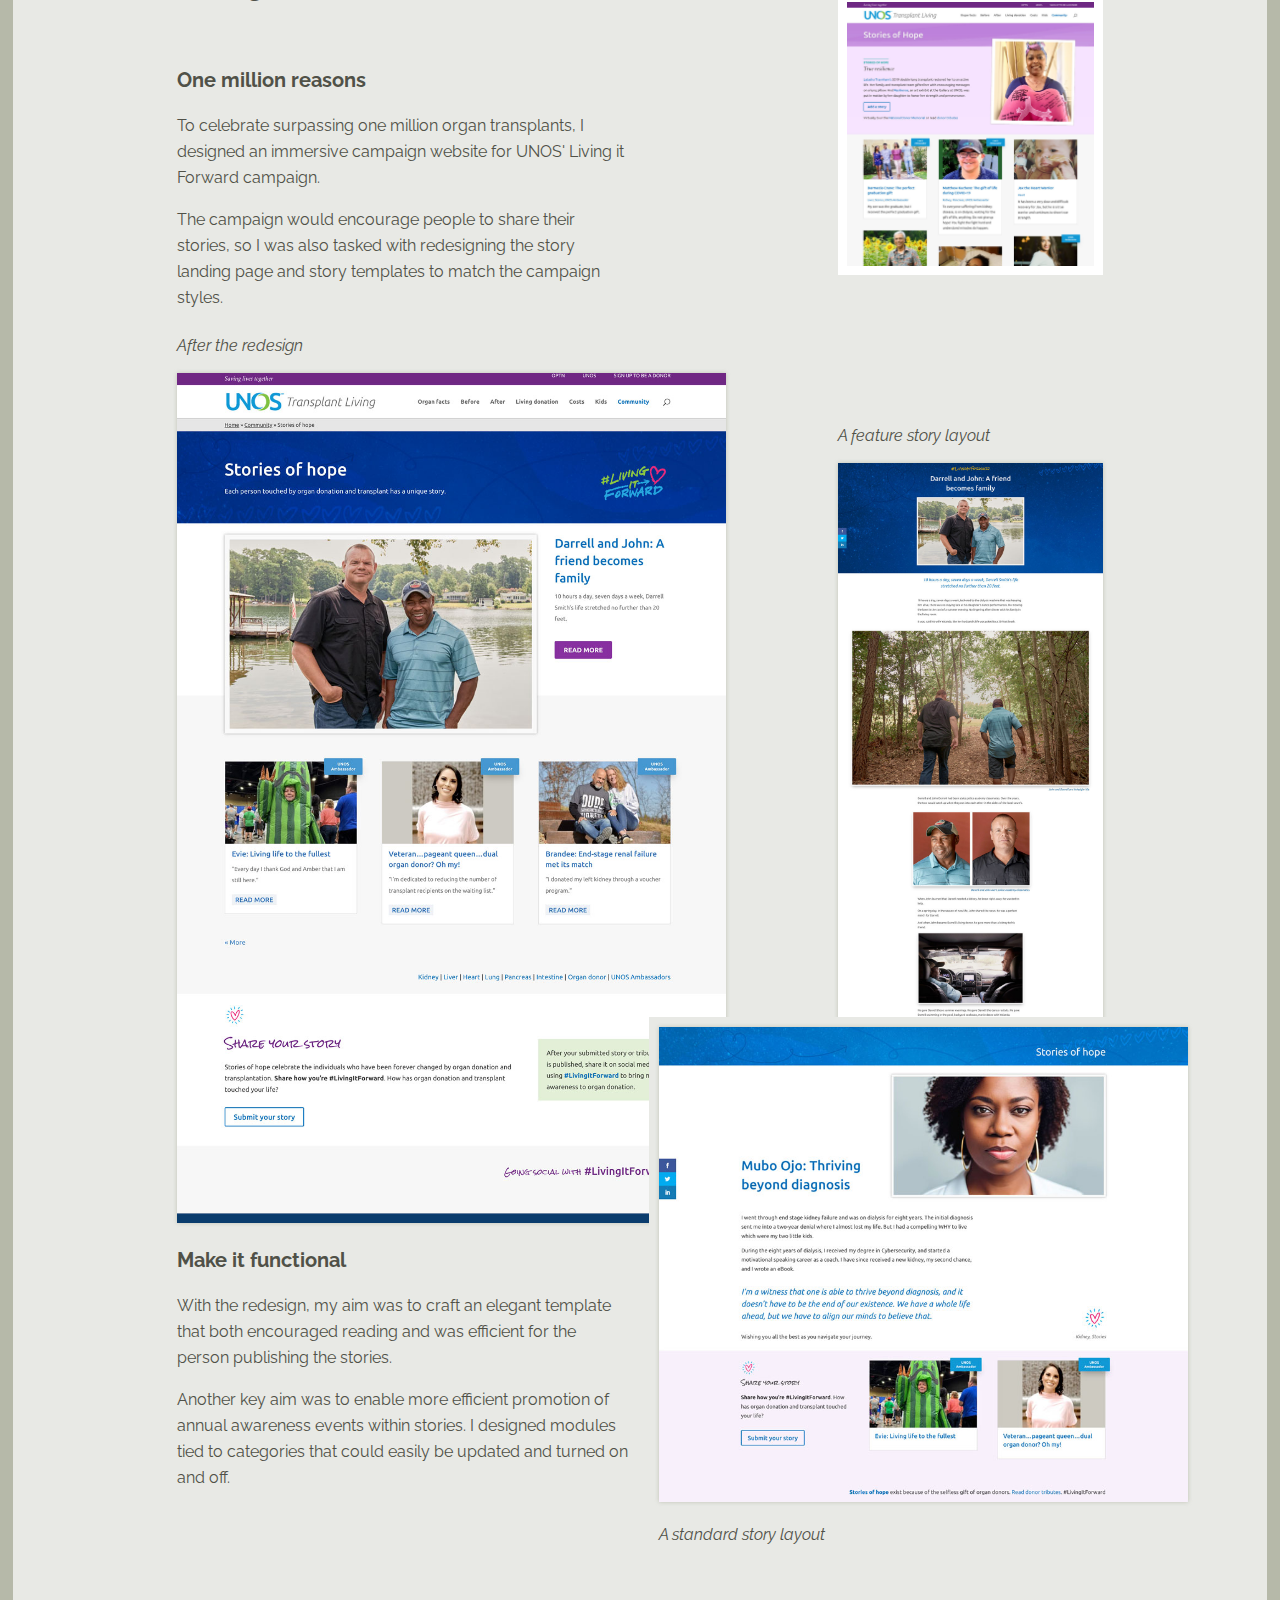
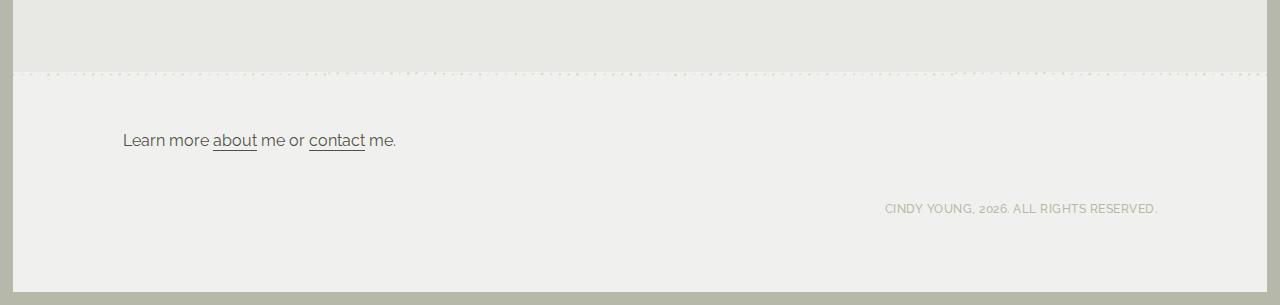
<file: web-design.html>
<!DOCTYPE html>
<html lang="en" dir="ltr">
  <head>
    <meta charset="utf-8">
    <meta name="viewport" content="width=device-width, initial-scale=1.0">
    <title>Cindy Young Design Gallery</title>
    <link rel="stylesheet" type="text/css" href="css/normalize.css">
    <link rel="stylesheet" type="text/css" href="css/styleWebGallery.css">
    <link href="https://fonts.googleapis.com/css?family=Raleway|Rufina" rel="stylesheet">
    <link rel="stylesheet" href="https://use.fontawesome.com/releases/v5.1.0/css/all.css" integrity="sha384-lKuwvrZot6UHsBSfcMvOkWwlCMgc0TaWr+30HWe3a4ltaBwTZhyTEggF5tJv8tbt" crossorigin="anonymous">
  </head>

  <body>

    <div class="gridContainerStudy">

      <nav class="nav01">
        <div class="mymark hideDesktop">
          <div class="">
            <a href="index.html"><img class="logo" src="img/SeeWhyLogo90W.svg" alt="Cindy Young C maze logo rotated 90 degrees" width="45.5"></a>
          </div>
        
          <div class="mynav hideDesktop">
            <div class="dropdown">
              <button class="dropbtn">Work</button>
              <div class="dropdown-content">
                <a href="/sympath.html">SymPath</a>
                <a href="/filewell.html">FileWell</a>
                <a href="/gallery.html">Gallery</a>
              </div>
            </div>              
            <div><a href="about.html">About</a></div>
            <!-- <div><a href="contact.html">Contact</a></div> -->

          </div>
        </div>

        <div class="myname hideMobile">
          <div class="">
            <a href="index.html"><img class="logo" src="img/SeeWhyLogo90W.svg" alt="Cindy Young C maze logo rotated 90 degrees" width="45.5"></a>
          </div>
          <div class="">
            <p style="writing-mode: vertical-rl; text-shadow: 2px 2px #fff;">Cindy Young Design</p>
            <!-- <p style="writing-mode: vertical-rl"><a href="filewell.html">•  Additional work  •</a></p> -->
          </div>
        </div>

      </nav>

       <div class="mynavDesktop hideMobile">
            
            <div class="dropdown">
              <button class="dropbtn">Work</button>
              <div class="dropdown-content">
                <a href="/sympath.html">Sympath</a>
                <a href="/filewell.html">FileWell</a>
                <a href="/gallery.html">Gallery</a>
              </div>
            </div>              
            <div><a href="about.html">About</a></div>
            <div><a href="contact.html">Contact</a></div>

        </div>
        
   
      <section class="hero casestudy">
        <p><span class="smallCaps underline-yellow">UNOS</span></p>
        <h1 class="casestudyText">Web design</h1>
      </section>


      <section class="introStudy">
        <div class="">
          <p>A journal of things learned and designed while serving as a primary caretaker for content-heavy website. </p>
        </div>
      </section>


      <section class="featureImg hideDesktop centerIt">
        <img src="/img/webdesign/rethinking-homepage.jpg" alt="Prototype view rethinking homepage" >
      </section>


      <section class="whatIDid">
        <ul class="sidebarList">
          <li class="sidebarTitle">My roles</li>
          <li>User research</li>
          <li>Information architecture</li>
        <li>Prototyping</li>
        </ul>
        <ul class="sidebarList">
          <li class="sidebarTitle">Tools used</li>
            <li>HTML/CSS</li>
            <li>Adobe XD</li>
            <li>Adobe Photoshop</li>
            <li>Adobe Illustrator</li>
        </ul>
      </section>


      <section class="heroCollage hideMobile">    
          <img src="/img/webdesign/rethinking-homepage.jpg" alt="Prototype view rethinking homepage" width="700">
          
      </section>



    <!-- to wrap sections in white -->

      <section class="wrapWhite hideMobile">
      </section>


      <section class="callout callout1">
        <div class="caretUp">
          <img src="img/caretUp.svg" alt="triangle pointing up" width="18">
        </div>
          <p>During my years as a ux / web designer, I continously worked to care for and curate the experience of the diverse groups of people visiting the site.</p>
          <p>The site needed to support the needs for both the technical medical professionals and their patients and family members. We also needed to consider the media, the general public, and policy makers.</p>
          
          <h2 style="padding-top:4rem;">Back to basics: rethinking the homepage</h2>

        <!-- <div class="caretDown">
          <img src="img/caretDown.svg" alt="triangle pointing down" width="18">
        </div> -->
      </section>

        
      <section class="studyBlock studyBlock1">
          <p><em>Before the redesign</em></p>
              <img src="/img/webdesign/homepage-before-blue.jpg" alt="Before view of homepage" width="240">
        </section>
          
   
          <section class="redesign-text">
            <h3>Feeling lost</h3>
            <p>Site visitors reported problems locating what they hoped to find.</p>
            <p>Conducting user interviews and usability sessions, we discovered multiple issues to address.</p> 
              <p>A lengthy homepage packed with technical, scientific news articles, while needed by transplant professionals, confused or frustrated the many patients and general public visitors.</p>
              <p>The navigation, which was heavily used by site visitors, didn't have groupings that made sense to all audiences.</p>
          </section>
        
         <section class="redesign-prototype hideMobile">
            <img src="/img/webdesign/website-prototype-redesign.png" alt="Five versions of prototype work" width="700">
        </section>
                  
      
      <section class="after-homepage">
          <p><em>After the redesign</em></p>
            <img src="/img/webdesign/redesign-after-home.jpg" alt="" width="600">
          </section>
        
        <section class="redesign-after-text">
            <h3>Welcoming and helpful</h3>
            <p>The navigation reflects the key audience segments and offers direct links to the content they seek.</p>
            <p>Key messages about the non-profit's purpose and aims are featured to grow understanding across audiences.</p>
            <p>Based on both analytics and usability sessions, I shortened the homepage length and helped develop guidance on where to promote content.</p> 
            <p>Those needed technical, scientific news items moved to a redesigned news section specifically for donation and transplant professionals.</p>
              
        </section>


        
        <section class="stories-hope-section">
        </section>
        
        <section class="stories-title">            
            <h2 style="padding-top:4rem;">Telling stories</h2>
        </section>
        
        
        <section class="stories-redesign-text">
            <h3>One million reasons</h3>
            <p>To celebrate surpassing one million organ transplants, I designed an immersive campaign website for UNOS' Living it Forward campaign.</p> 
            <p>The campaign would encourage people to share their stories, so I was also tasked with redesigning the story landing page and story templates to match the campaign styles.</p>
          </section>
        
        <section class="stories-before">
            <p><em>Before the redesign</em></p>
            <img style="border: 9px solid #fff;" src="/img/webdesign/soh-before.jpg" alt="Landing page of submitted stories" >
        </section>
        
         <section class="stories-after">
             <p><em>After the redesign</em></p>
            <img src="/img/webdesign/soh-landing-after.jpg" alt="Landing page of submitted stories" >
        </section>
        
        <section class="stories-after-feature">
            <p><em>A feature story layout</em></p>
            <img src="/img/webdesign/soh-feature-layout.jpg" alt="Landing page of submitted stories" >
        </section>
        
        <section class="stories-redesign-text-summary">
            <h3>Make it functional</h3>
            <p>With the redesign, my aim was to craft an elegant template that both encouraged reading and was efficient for the person publishing the stories.</p>
            <p>Another key aim was to enable more efficient promotion of annual awareness events within stories. I designed modules tied to categories that could easily be updated and turned on and off.</p>
          </section>
        
        
        <section class="stories-after-standard">
            <img src="/img/webdesign/soh-standard-template.jpg" alt="View of shorter submitted story" >
            <p><em>A standard story layout</em></p>
        </section>


       <!--  <section class="work-in-progress">
          <p>Up next: Redesigning the stories of hope. <em>Work in progress.</em></p>
        
        </section> -->

  <!-- Footer -->
      <footer class="full">
        <div class="">
          <p>Learn more <a href="about.html">about</a> me or <a href="contact.html">contact</a> me.</p>
        </div>

        <div class="extrame">
          <div class="">
            <!-- Social Media icons  -->
            <a href="https://github.com/seewhydesign" target="_blank"><i class="fab fa-github-square" alt="icon for Github"></i></a>
            <a href="https://www.instagram.com/seewhydesign/" target="_blank"><i class="fab fa-instagram" alt="icon for Instagram"></i></a>
            <a href="https://www.linkedin.com/in/cyoungdesign/" target="_blank"><i class="fab fa-linkedin" alt="icon for LinkedIn"></i></a>
          </div>

          <div class="">
            <p class="credit">Cindy Young, 2026. All Rights Reserved.</p>
          </div>
        </div>
      </footer>

    </div>
  </body>
</html>
</file>
<file: css/style.css>
* {
  box-sizing: border-box;
}

html {
  font-size: 10px;
  overflow-y: scroll;
  overflow-x: hidden;
}

body {
  color: #505148;
  font-family: 'Raleway', sans-serif;
  font-size: 1.6rem;
  margin: 0 auto;
  overflow-x: hidden;
}


/* -------- navigation -------- */

nav {
  vertical-align: middle;
}

nav div {
  display: flex;
  justify-content: space-between;
  align-items: center;
}


.mymark {
  padding: 2.8rem;
}

.mynav li, .mynavDesktop li {
  display: inline-block;
  text-transform: uppercase;
  letter-spacing: 0.2rem;
  list-style-type: none;
  padding-top: 1.6rem;
  padding-left: 1.8rem;
}

.mynav a, .mynavDesktop a {
  color: #4285a4;
}

.mynav a:hover {
  color: rgba(182, 185, 169, 0.8);
}


.gridContainer {
  margin: 0 auto;
  width: 100%;
}

section {
  padding: 2rem 2.8rem;
}


.hero {
  padding-bottom: 6rem;
}

.featureImg01b {
  background-color: #135E80;
  margin: 1rem 0 2rem 0;
  display: flex;
  padding: 2rem;
}

.featureImg01b div {
  padding: 1rem;
}


.featureText2 {
  padding-top: 0;
  padding-bottom: 8rem;
}

.featureImg02b  {
    height: 40rem;
  margin: 2rem 0 3rem 0;
  background: #DFD24E url("/img/fw/fw_home.jpg") no-repeat center 6rem / 60%;
}


footer {
  padding: 4.1rem 2rem 5.6rem 2.8rem;
  background: rgba(182, 185, 169, 0.2) url("/img/cydot1.svg") repeat-x top/100%;
}

footer .fab {
  color: rgba(182, 185, 169, 0.5);
  font-size: 3.3rem;
  width: 8rem;
}

footer .fab:hover {
  color: #135E80;
}


/* ----  grid structure  ---- */

.featureImg {
  margin-top: 2rem;
}

.decoration {
  display: none;
}

.dots2 {
  grid-area: dots2;
}

.featureText {
  padding-top: 1rem;
  padding-bottom: 8rem;
}

.galleryImg {
  margin-top: 4rem;
}

.galleryText {
  padding-top: 1rem;
  margin-bottom: 5rem;
}


/* -------  typography  ------- */
h1, h2 {
  font-family: 'Rufina', serif;
  font-weight: 400;
}

h1 {
  font-size: 3.5rem;
  line-height: 4.8rem;
  margin-top: 0;
  padding-top: 4rem;
}

h2 {
  font-size: 3rem;
  font-weight: 300;
  line-height: 3rem;
  letter-spacing: -.03rem;
  margin-bottom: 0;
  margin-top: 1.8rem;
}

h3 {
  font-size: 2rem;
  line-height: 3.3rem;
  font-weight: 300;
}

h3 span {
  color: #DFD24E;
  font-weight: 300;
}

h4 {
  font-size: 1.6rem;
}

p, li {
  line-height: 2.6rem;
  margin-bottom: 0.5rem;
}



.boldIt {
  font-weight: 600;
}

.sidebarTitle, .smallCaps {
  font-weight: 500;
  font-size: 1.4rem;
  letter-spacing: 0.08rem;
  text-transform: uppercase;
}

.underline-yellow {
  border-bottom: 0.3rem solid #DFD24E;
}

.underline-white {
  border-bottom: 0.3rem solid #fff;
}

/* ------- add color to text ------- */
.orange {
  color: #DF7D2E;
}

.blueText {
  color: #7ba7bb;
}

.credit {
  color: rgb(182, 185, 169);
  font-size: 1.2rem;
  font-weight: 500;
  letter-spacing: 0.05rem;
  text-transform: uppercase;
  padding-top: 1.8rem;
}



/* -------  links ------- */

.projectLink a {
  color: #DF7D2E;
}

a {
  text-decoration: none;
}

a:hover {
  color: #135E80;
}

footer p a {
  color: #505148;
  border-bottom: 0.05rem solid #505148;
}

footer p {
  margin-bottom: 3rem;
}


/* ----  appearance  ---- */

img {
  max-width: 100%;
}

.hideMobile {
  display: none;
}





/* ---- media query tablet  ---- */
@media screen and (min-width: 768px) {

  body {
    background-color: rgba(182, 185, 169, 1);
  }

  .gridContainer {
    background-color: #fff;
    margin: 1% auto;
    overflow: hidden;
  }


  .hero {
    padding-top: 4rem;
  }

  h1 {
    color: #505148;
    font-size: 5rem;
  }

  .blueText {
    font-size: 2.2rem;
    color: #505148;
  }

  section  {
    padding-left: 15%;
    padding-right: 15%;
  }


  .featureImg img, .galleryImg img  {
    padding: 2rem 15%;
  }

  .featureText, .galleryText {
    padding-top: 0;
    display: block;
  }

  .extrame {
    display: flex;
    justify-content: space-between;
  }

  .credit {
    text-align: right;
    padding-top: 0;
  }

  .showTablet {
    display: grid;
  }

  .hideTablet {
    display: none;
  }


}




/* ---- media query laptop  ---- */

@media screen and (min-width: 1224px) {

  .gridContainer {
    display: grid;
    background-color: #fff;
    grid-template-columns: minmax(3.10457516%, auto) repeat(12, [row] 77px) minmax(3.10457516%, auto);
    grid-column-gap: 1.38888%;
    grid-template-rows: repeat(auto, [row] auto);
    margin: 1% auto;
    overflow: hidden;
    max-width: 98%;
  }

  nav {
    background-color: #fff;
    grid-column: 1 / 15;
    grid-row: 1;
  }

  .projectNav {
    padding-right: 20rem;
  }

  .mymark a {
    margin-left: 3rem;
  }


  .myname {
    color: rgba(80, 81, 72, 0.8);
    display: grid;
    grid-column: 1 / 2;
    grid-row: 1 / 4;
    letter-spacing: 0.2rem;
    text-transform: uppercase;
    padding: 4rem 4rem;
    position: fixed;
  }

  .myname div {
    display: flex;
    flex-direction: column;
    align-items: center;
    padding-bottom: 3rem;
  }

  .mynavDesktop {
    display: grid;
    grid-column: 10 / 15;
    justify-content: flex-end;
    padding-right: 4rem;
    grid-row: 1;
    z-index: 600;
  }

  .hideMobile {
    display: grid;
  }

  .hideDesktop {
    display: none;
  }

  section {
    padding: 0;
  }

  h2 {
    line-height: 3.6rem;
  }

  .hero {
    grid-column: 3 / 11;
    grid-row: 1;
    padding-top: 15rem;
  }

  .featureText {
    grid-column: 10 / 13;
    grid-row: 2;
    padding-top: 10rem;
  }

  .featureBlock {
    grid-column: 3 / 10;
    grid-row: 2;
    height: 41.6rem;
    width: 94%;
    background: #135E80
    bottom right 118px / 180px no-repeat url("/img/sym/SymPath_faces.jpg");
    }

    .featureImg {
      display: grid;
      grid-column: 4 / 8;
      grid-row: 2 / 3;
      z-index: 10;
    }

    .featureImg img {
      width: 85%;
    }

    .featureBlock2 {
      grid-column: 3 / 10;
      grid-row: 3;
      height: 41.6rem;
      width: 94%;
      margin-top: 2rem;
      margin-bottom: 8rem;
      background: #DFD24E
      center 40px / 400px no-repeat url("/img/fw/fw_home.jpg");
      }

  .featureText2 {
    grid-column: 10 / 13;
    grid-row: 3;
    padding-top: 19rem;
  }

  .featureImg2 {
    grid-column: 5 / 8;
    grid-row: 3;
    margin-top: 12rem;
  }

  .featureImg2 img {
    padding-left: 6rem;
  }


  .featureBlock3 {
    grid-column: 3 / 10;
    grid-row: 4;
    height: 27rem;
    width: 94%;
    margin-top: 5rem;
    margin-bottom: 7rem;
    background: rgba(182, 185, 169, 0.3)
    center 25px / 400px no-repeat;
    }

  .galleryImg {
    grid-column: 2 / 8;
    grid-row: 4;
  }

  .featureBlock3 img {
    width: 70%;
    margin: 3% 15%;
  }



  .galleryText {
    grid-column: 10 / 14;
    grid-row: 4;
    padding-top: 8rem;
  }


  footer {
    background-size: 50%;
    grid-column: 1 / 15;
    grid-row: 5;
    padding: 4rem 11rem;
  }


}


/* ---- media query desktop  ---- */

@media screen and (min-width: 1440px) {

  .gridContainerStudy {
    display: grid;
    grid-template-columns: minmax(8.888888%, auto) repeat(12, [row] 77px) minmax(8.888888%, auto);
    grid-column-gap: 1.38888%;
    grid-template-rows: repeat(auto, [row] auto);
    margin: 1% auto;
    overflow: hidden;
    max-width: 98%;
  }

}








/* colors
blue: #135E80
yellow: #DFD24E
orange: #DF7D2E
grey solid: #505148
grey footer: rgba(182, 185, 169, 0.2)
*/
</file>
<file: css/aboutstyle.css>
* {
  box-sizing: border-box;
}

html {
  font-size: 10px;
  overflow-y: scroll;
  overflow-x: hidden;
  height: 100%;
}

body {
  color: #505148;
  font-family: 'Raleway', sans-serif;
  font-size: 1.6rem;
  margin: 0 auto;
  overflow-x: hidden;
  height: 100%;
}


/* ------ navigation ------- */
nav {
  background-color: #135E80;
  vertical-align: middle;
}

nav div {
  display: flex;
  justify-content: space-between;
  align-items: center;
}

.mymark {
  padding: 2.8rem;
}

.mynav li, .mynavDesktop li {
  display: inline-block;
  text-transform: uppercase;
  letter-spacing: 0.2rem;
  list-style-type: none;
  padding-top: 1.6rem;
  padding-left: 1.8rem;
}

.mynav a, .mynavDesktop a {
  color: #4285a4;
}

.mynav a:hover {
  color: rgba(182, 185, 169, 0.8);
}

.pageOn {
  color: rgba(182, 185, 169, 0.25);
}

.gridContainerStudy {
  margin: 0 auto;
  width: 100%;
}

section {
  padding: 0 2.8rem;
}

.myphoto {
  background-color: #135E80;
}

.myphoto img {
  margin-bottom: -4rem;
}

.hero {
  background-color: #fff;
  margin-top: 3rem;
}

.mystory {
  padding-bottom: 6rem;
}



footer {
  padding: 4.1rem 2rem 5.6rem 2.8rem;
  background: rgba(182, 185, 169, 0.2) url("/img/cydot1.svg") repeat-x top/100%;
}

footer .fab {
  /* color: #dadcd4; */
  color: rgba(182, 185, 169, 0.5);
  font-size: 3.3rem;
  width: 8rem;
}

footer .fab:hover {
  color: #135E80;
}


/* -------  typography  ------- */
h1, h2 {
  font-family: 'Rufina', serif;
  font-weight: 400;
}

h1 {
  color: #fff;
  font-size: 3.5rem;
  line-height: 4.8rem;
}


h1.grey {
  color: #505148;
  padding-bottom: 0rem;
}

h2 {
  font-size: 3.5rem;
  font-weight: 300;
  line-height: 4.8rem;
  letter-spacing: -.03rem;
  margin-bottom: 0;
  margin-top: 1.8rem;
}

h3 {
  font-size: 2rem;
  line-height: 3.3rem;
  font-weight: 300;
}

h3 span {
  color: #DFD24E;
  font-weight: 300;
}

h4 {
  font-size: 1.6rem;
}

p, li {
  line-height: 2.6rem;
  margin-bottom: 0.5rem;
}

.boldIt {
  font-weight: 600;
}

.sidebarTitle, .smallCaps {
  font-weight: 500;
  font-size: 1.4rem;
  letter-spacing: 0.08rem;
  text-transform: uppercase;
}

.underline-yellow {
  border-bottom: 0.3rem solid #DFD24E;
}

.underline-white {
  border-bottom: 0.3rem solid #fff;
}


/* ------- grid structure ABOUT ------- */

.whatIDid {
  background-color: rgba(182, 185, 169, 0.6);
  padding: 3rem 2.8rem 4rem 0;
}



/* ------- add color to text ------- */
.orange {
  color: #DF7D2E;
}

.credit {
  color: rgb(182, 185, 169);
  font-size: 1.2rem;
  font-weight: 500;
  letter-spacing: 0.05rem;
  text-transform: uppercase;
  padding-top: 1.8rem;
}


/* make li read as inline list with commas */

ul.sidebarList {
  list-style: none;
}

ul.inLineList li {
  display: inline;
}

ul.inLineList li.sidebarTitle::after {
  content: ": ";
}

ul.inLineList li::after {
  content: ", ";
}

ul.inLineList li:last-child::after {
  content: "";
}

.spaceAfter {
  padding-bottom: 2rem;
}



/* -------  links ------- */

.projectLink a {
  color: #DF7D2E;
}

a {
  text-decoration: none;
}

a:hover {
  color: #135E80;
}


footer p a {
  color: #505148;
  border-bottom: 0.05rem solid #505148;
}

footer p {
  margin-bottom: 3rem;
}


/* ----  appearance  ---- */

a.button {
  border: 0.1rem solid #505148;
  padding: 2rem 4rem;
  text-transform: uppercase;
  letter-spacing: 0.1rem;
  background-color: inherit;
  color: #505148;
  margin-bottom: 5rem;
}

a.button:hover {
  background-color: #c5b725;
  border: 0.1rem solid #DFD24E;
  color: #fff;
}

.centerIt {
  display: flex;
  flex-direction: column;
  align-items: center;
}

.hideMobile {
  display: none;
}




@media screen and (min-width: 768px) {

  body {
    background-color: rgba(182, 185, 169, 1);
  }

  .gridContainerStudy {
    background-color: #fff;
    margin: 1% auto;
    overflow: hidden;
  }

  section, .studyBlock, .whatIDid  {
    padding-left: 15%;
    padding-right: 15%;
  }

  .whatIDid ul {
    padding-left: 0;
  }

  .extrame {
    display: flex;
    justify-content: space-between;
  }

  .credit {
    text-align: right;
    padding-top: 0;
  }

}







@media screen and (min-width: 1224px) {

  body {
    background-color: rgba(182, 185, 169, 1);
  }

  .gridContainerStudy {
    display: grid;
    background-color: #fff;
    grid-template-columns: minmax(3.10457516%, auto) repeat(12, [row] 77px) minmax(3.10457516%, auto);
    grid-column-gap: 1.38888%;
    grid-template-rows: repeat(auto, [row] auto);
    margin: 1% auto;
    overflow: hidden;
    max-width: 98%;
    min-height: 98vh;
  }


  nav {
    background-color: #fff;
    grid-column: 1 / 15;
    grid-row: 1;
  }

  .projectNav {
    padding-right: 20rem;
  }

  .mymark a {
    margin-left: 3rem;
  }

  .myname {
    color: rgba(80, 81, 72, 0.8);
    display: grid;
    grid-column: 1 / 2;
    grid-row: 1 / 3;
    letter-spacing: 0.2rem;
    text-transform: uppercase;
    padding: 4rem 4rem;
    position: fixed;
  }

  .myname div {
    display: flex;
    flex-direction: column;
    align-items: center;
    padding-bottom: 3rem;
  }


  .mynavDesktop {
    display: grid;
    grid-column: 10 / 15;
    justify-content: flex-end;
    padding-right: 4rem;
    grid-row: 1;
    z-index: 600;
  }


  section {
    padding: 0;
  }

  h1 {
    font-size: 5rem;
    margin-bottom: 3rem;
  }

  h2 {
    font-size: 3rem;
    line-height: 3.5rem;
  }

  h3 {
    font-size: 3.6rem;
  }

  h4 {
    font-size: 2rem;
  }

  .myphoto {
    background-color: #fff;
    grid-column: 11 / 14;
    grid-row: 1;
    padding-top: 12rem;
    margin-bottom: 0;
  }

  .hero {
    grid-column: 3 / 11;
    grid-row: 1;
    padding-top: 20rem;
  }

  .mystory {
    grid-column: 5 / 11;
    grid-row: 2;
    padding-bottom: 8rem;
  }

  .buttonDesktop {
    display: grid;
    grid-column: 12 / 14;
    grid-row: 2;
  }

  .whatIDid {
    grid-column: 12 / 14;
    grid-row: 2;
    background-color: rgba(255, 255, 255, 0);
    padding: 2rem 0 0 0;
  }

  ul.sidebarList {
    list-style: none;
    font-size: 1.3rem;
    padding: 0 3rem 0 0;
    margin: 0 0 2rem 0;
  }

  ul.sidebarList li {
    display: block;
    line-height: 2.1rem;
  }

  ul.sidebarList li.sidebarTitle::after {
    content: none;
  }

  ul.sidebarList li::after {
    content: none;
  }

  .sidebarTitle {
    font-weight: 600;
  }

  .whatIDid li {
    margin-bottom: 1rem;
  }

  footer {
    background-size: 50%;
    grid-column: 1 / 15;
    grid-row: 3;
    padding: 4rem 11rem;
  }

  .hideDesktop {
    display: none;
  }

}


/* ---- media query desktop  ---- */

@media screen and (min-width: 1440px) {

  .gridContainerStudy {
    display: grid;
    grid-template-columns: minmax(8.888888%, auto) repeat(12, [row] 77px) minmax(8.888888%, auto);
    grid-column-gap: 1.38888%;
    grid-template-rows: repeat(auto, [row] auto);
    margin: 1% auto;
    overflow: hidden;
    max-width: 98%;
  }

}






/* colors
blue: #135E80
yellow: #DFD24E
orange: #DF7D2E
grey solid: #505148
grey footer: rgba(182, 185, 169, 0.2)
*/
</file>
<file: css/stylecontact.css>
* {
  box-sizing: border-box;
}

html {
  font-size: 10px;
  overflow-y: scroll;
  overflow-x: hidden;
}

body {
  color: #505148;
  font-family: 'Raleway', sans-serif;
  font-size: 1.6rem;
  margin: 0 auto;
  overflow-x: hidden;
  background-color: #e2e3dd;

}




/* -------- navigation -------- */

nav {
  background-color: #e2e3dd;
  vertical-align: middle;
}

nav div {
  display: flex;
  justify-content: space-between;
  align-items: center;
}


.mymark {
  padding: 2.8rem;
}

.mynav li, .mynavDesktop li {
  display: inline-block;
  text-transform: uppercase;
  letter-spacing: 0.2rem;
  list-style-type: none;
  padding-top: 1.6rem;
  padding-left: 1.8rem;
}

.mynav a, .mynavDesktop a, .myname a {
  color: rgba(80, 81, 72, 0.5);
}

.mynav a:hover {
  color: rgba(182, 185, 169, 0.8);
}

.pageOn {
  color: rgba(182, 185, 169, 0.4);
}


.gridContainer {
  margin: 0 auto;
  width: 100%;
}

section {
  padding: 2.8rem;
}

input {
  border: none;
  border-bottom: 1px solid #DFD24E;
  padding-left: 1rem;
  height: 4rem;
}

.contactForm div {
  display: flex;
  flex-direction: column;
  margin-bottom: 4rem;
}

textarea {
  border: none;
  border-bottom: 1px solid #DFD24E;
  /* cursor: auto; */
  height: 20rem;
  padding-left: 1rem;
  padding-top: 1rem;
  resize: auto;
  white-space: pre-wrap;
  word-wrap: break-word;
  overflow: auto;
}

.contactSend {
  /* border-bottom: none; */
  border: 0.1rem solid rgba(182, 185, 169, 0.6);
  /* padding: 2rem 4rem; */
  text-transform: uppercase;
  letter-spacing: 0.1rem;
  background-color: rgba(182, 185, 169, 0.4);
  color: #505148;
}

.contactSend:hover {
  background-color: #c5b725;
  border: 0.05rem solid #DFD24E;
  color: #fff;
}


.fab {
  color: rgba(182, 185, 169, 0.5);
  font-size: 3.3rem;
  width: 8rem;
}

.fab:hover {
  color: #135E80;
}




/* -------  typography  ------- */


h1 {
  font-family: 'Rufina', serif;
  font-weight: 400;
  color: #505148;;
  font-size: 3.5rem;
  line-height: 4.8rem;
}

h2 {
  font-size: 3.5rem;
  font-weight: 300;
  line-height: 4.8rem;
  letter-spacing: -.03rem;
  margin-bottom: 0;
  margin-top: 2rem;
}

h3 {
  font-size: 2rem;
  line-height: 2.6rem;
}

h3 span {
  color: #DFD24E;
  font-weight: 300;
}

h4 {
  font-size: 1.6rem;
}

p, li {
  line-height: 2.6rem;
  margin-bottom: 1.4rem;
}

.boldIt {
  font-weight: 600;
}



/* -------  links ------- */

.projectLink a {
  color: #DF7D2E;
}

a {
  text-decoration: none;
}

a:hover {
  color: #135E80;
}

a:visited {
  color: DF7D2E;
}

footer p a {
  color: #505148;
  border-bottom: 0.05rem solid #505148;
}

footer p {
  margin-bottom: 3rem;
}


/* ----  appearance  ---- */


a.button {
  border: 0.05rem solid #fff;
  padding: 2rem 4rem;
  text-transform: uppercase;
  letter-spacing: 0.1rem;
  background-color: inherit;
  color: #505148;
}


a.button:hover {
  background-color: #c5b725;
  border: 0.05rem solid #DFD24E;
  color: #fff;
}

.centerIt {
  display: flex;
  flex-direction: column;
  align-items: center;
}

.credit {
  font-size: 1.2rem;
  font-weight: 500;
  letter-spacing: 0.05rem;
  text-transform: uppercase;
  text-align: right;
  color: rgb(182, 185, 169);
}

.hideMobile {
  display: none;
}




/* ---- media query tablet  ---- */

@media screen and (min-width: 768px) {

  body {
    background-color: #DFD24E;
  }

  .gridContainer {
    background-color: #e2e3dd;
    margin: 1% auto;
    overflow: hidden;
    min-height: 98vh;
  }

  section, .studyBlock, .whatIDid  {
    padding-left: 15%;
    padding-right: 15%;
  }

  .introStudy {
    background: #e2e3dd url("") ;
  }

  .introStudy p:first-child:first-letter {
    float: left;
    font-size: 6rem;
    line-height: 4rem;
    padding-top: 1.1rem;
    padding-right: 0.5rem;
  }

  .extrame {
    display: flex;
    justify-content: space-between;
  }


}



/* ---- media query laptop  ---- */

@media screen and (min-width: 1224px) {

    .gridContainer {
      display: grid;
      grid-template-columns: minmax(3.10457516%, auto) repeat(12, [row] 77px) minmax(3.10457516%, auto);
      grid-column-gap: 1.38888%;
      grid-template-rows: repeat(auto, [row] auto);
      margin: 1% auto;
      overflow: hidden;
      max-width: 98%;
    }

    nav {
      grid-column: 1 / 15;
      grid-row: 1;
    }

    .projectNav {
      padding-right: 20rem;
    }

    .mymark a {
      margin-left: 3rem;
    }

    .myname {
      color: rgba(80, 81, 72, 0.8);
      display: grid;
      grid-column: 1 / 2;
      grid-row: 1 / 8;
      letter-spacing: 0.2rem;
      text-transform: uppercase;
      padding: 4rem 4rem 0 4rem;
      position: fixed;
    }

    .myname div {
      display: flex;
      flex-direction: column;
      align-items: center;
      padding-bottom: 3rem;
    }

    .myname p {
      margin-bottom: 4rem;
    }

    .mynavDesktop {
      display: grid;
      grid-column: 10 / 15;
      justify-content: flex-end;
      padding-right: 4rem;
      grid-row: 1;
      z-index: 600;
    }


    section {
      padding: 0;
    }

    h1 {
      font-size: 5rem;
      margin-bottom: 3rem;
    }

    h2 {
      font-size: 3rem;
      line-height: 3.5rem;
    }

    h3 {
      font-size: 3.6rem;
    }

    h4 {
      font-size: 2rem;
    }

    .hero {
      grid-column: 5 / 11;
      grid-row: 1;
      padding-top: 20rem;
      padding-bottom: 0;
      margin-bottom: 0;
    }

    .contactForm {
      display: grid;
      grid-column: 5 / 11;
      grid-row: 1;
      padding-top: 42rem;
    }

    .contactSend {
      /* border-bottom: none; */
      border: 0.1rem solid rgba(182, 185, 169, 0.6);
      /* padding: 2rem 4rem; */
      text-transform: uppercase;
      letter-spacing: 0.1rem;
      background-color: rgba(182, 185, 169, 0.4);
      color: #505148;
    }

    .contactSend:hover {
      background-color: #c5b725;
      border: 0.1rem solid #DFD24E;
      color: #fff;
    }

    .extraContact {
      grid-column: 5 / 11;
      grid-row: 2;
    }

    .hideDesktop {
      display: none;
    }

    .hideMobile {
      display: grid;
    }

  }


/* ---- media query desktop  ---- */

@media screen and (min-width: 1440px) {

  .gridContainer {
    display: grid;
    /* background-color: #e2e3dd; */
    grid-template-columns: minmax(8.888888%, auto) repeat(12, [row] 77px) minmax(8.888888%, auto);
    grid-column-gap: 1.38888%;
    grid-template-rows: repeat(auto, [row] auto);
    margin: 1% auto;
    overflow: hidden;
    max-width: 98%;
  }

}




/* colors
blue: #135E80
yellow: #DFD24E
orange: #DF7D2E
grey solid: #505148
grey footer: rgba(182, 185, 169, 0.2)
*/
</file>
<file: css/stylestudy.css>
* {
  box-sizing: border-box;
}

html {
  font-size: 10px;
  overflow-y: scroll;
  overflow-x: hidden;
}

body {
  color: #505148;
  font-family: 'Raleway', sans-serif;
  font-size: 1.6rem;
  margin: 0 auto;
  overflow-x: hidden;
}


/* -------- navigation -------- */

nav {
  background-color: #DFD24E;
  vertical-align: middle;
}

nav div {
  display: flex;
  justify-content: space-between;
  align-items: center;
}


.mymark {
  padding: 2.8rem;
}

.mynav li, .mynavDesktop li {
  display: inline-block;
  text-transform: uppercase;
  letter-spacing: 0.2rem;
  list-style-type: none;
  padding-top: 1.6rem;
  padding-left: 1.8rem;
}

.mynav a, .mynavDesktop a, .myname a {
  color: rgba(80, 81, 72, 0.5);
}

.mynav a:hover {
  color: rgba(182, 185, 169, 0.8);
}


.gridContainerStudy {
  margin: 0 auto;
  width: 100%;
}

section {
  padding: 2.8rem;
}

.hero {
  background-color: #DFD24E;
}


footer {
  background: rgba(182, 185, 169, 0.2) url("/img/cydot1.svg") repeat-x top/100%;
  padding: 4.1rem 2rem 5.6rem 2.8rem;
}

footer .fab {
  color: rgba(182, 185, 169, 0.5);
  font-size: 3.3rem;
  width: 8rem;
}

footer .fab:hover {
  color: #135E80;
}



/* ----  grid structure  ---- */


.introStudy {
  padding-bottom: 1rem;
  background-color: #DFD24E;
}

.introStudy p {
  padding-bottom: 2rem;
}


.featureImg {
  padding-bottom: 0;
  background: #DFD24E url("/img/cydot1.svg") repeat-x bottom/100%;
  background-blend-mode: multiply;
}


.dotbackground {
  background: url("/img/cydots.svg") ;
  background-size: contain;
  margin: 2rem 0;
}



/* ----  grid structure  caseStudy  ---- */

.studyBlock {
  padding: 1rem 2.8rem 2rem 2.8rem;
}

.studyBlock1 {
  padding: 3rem 2.8rem 1rem 2.8rem;
}

.studyBlock2 {
  /* padding-bottom: 4rem; */
}

.artifactLinks {
  display: flex;
  padding-top: 0;
}

.artifactLinks p {
  padding-right: 1rem;
}



.whatIDid, .sidebar1, .sidebar2, .sidebar3, .sidebar4 {
  background-color: rgba(182, 185, 169, 0.2);
  /* background-blend-mode: multiply; */
  z-index: 50;
}

.whatIDid ul {
  padding-left: 0;
}


.artifactsCollage {
  background-blend-mode: multiply;
  border-left: 1.4rem solid #DFD24E;
  background: rgba(182, 185, 169, 0.7) url("/img/sketchFW.jpg") no-repeat 0% 100%;
  background-size: 100%;
  background-position: bottom;
}

.artifactsProgression1, .artifactsProgression2, .artifactsProgression3 {
  background-color: #DFD24E;
  color: #636458;
  margin-bottom: 2.5rem;
}

.artifactsProgression2 p {
  margin-bottom: 4rem;
}

.artifactsProgression3 p {
  margin-bottom: 4rem;
}

.artifactsProgression1 {
   display: none;
}



/* -------  typography  ------- */


h1 {
  font-family: 'Rufina', serif;
  font-weight: 400;
  color: #505148;;
  font-size: 3.5rem;
  line-height: 4.8rem;
  margin-bottom: -4rem;
}

h2 {
  font-size: 3.5rem;
  font-weight: 300;
  line-height: 4.8rem;
  letter-spacing: -.03rem;
  margin-bottom: 0;
  margin-top: 2rem;
}

h3 {
  font-size: 2rem;
  line-height: 2.6rem;
}

h3 span {
  color: #DFD24E;
  font-weight: 300;
}

h4 {
  font-size: 1.6rem;
}

p, li {
  line-height: 2.6rem;
  margin-bottom: 1.4rem;
}


.quote {
  font-family: 'Rufina', serif;
  font-size: 2.2rem;
  line-height: 3.5rem;
  padding: 3rem;
}

.shading {
  background: rgba(182, 185, 169, 0.7);
}

.quote::before {
  content: open-quote;
  display: block;
  font-size: 4rem;
}

.boldIt {
  font-weight: 600;
}


.sidebarTitle, .smallCaps {
  font-weight: 500;
  font-size: 1.4rem;
  letter-spacing: 0.08rem;
  text-transform: uppercase;
}


.underline-yellow {
  border-bottom: 0.3rem solid #DFD24E;
}

.underline-white {
  border-bottom: 0.3rem solid #fff;
}

/* ------- add color to text ------- */
.orange {
  color: #DF7D2E;
}

.callout p {
  font-weight: 600;
  color: #DF7D2E;
  padding-bottom: 0.8rem;
}

.credit {
  font-size: 1.2rem;
  font-weight: 500;
  letter-spacing: 0.05rem;
  text-transform: uppercase;
  padding-top: 2rem;

  /* text-align: right; */
  color: rgb(182, 185, 169);
}


/* -------  caseStudy specific  ------- */

/* make li read as inline list with commas */

ul.sidebarList {
  list-style: none;
}

ul.sidebarList li {
  display: inline;
}

ul.sidebarList li.sidebarTitle::after {
  content: ": ";
}

ul.sidebarList li::after {
  content: ", ";
}

ul.sidebarList li:last-child::after {
  content: "";
}

.numbering {
  display: none;
}

/* -------  links ------- */

.projectLink a {
  color: #DF7D2E;
}

a {
  text-decoration: none;
}

a:hover {
  color: #135E80;
}

a:visited {
  color: DF7D2E;
}

footer p a {
  color: #505148;
  border-bottom: 0.05rem solid #505148;
}

footer p {
  margin-bottom: 3rem;
}


/* ----  appearance  ---- */

img {
  max-width: 100%;
}


a.button {
  border: 0.05rem solid #fff;
  padding: 2rem 4rem;
  text-transform: uppercase;
  letter-spacing: 0.1rem;
  background-color: inherit;
  color: #505148;
}

a.button2 {
  border: 0.05rem solid #505148;
  padding: 2rem 4rem;
  text-transform: uppercase;
  letter-spacing: 0.1rem;
  background-color: inherit;
  color: #505148;
  margin-top: 2rem;
}

a.button:hover {
  background-color: #c5b725;
  border: 0.05rem solid #DFD24E;
  color: #fff;
}

a.button2:hover {
  background-color: rgba(182, 185, 169, 0.2);
  border: 0.05rem solid #fff;
}

.centerIt {
  display: flex;
  flex-direction: column;
  align-items: center;
}

.overlap {
  background: url("/img/mindmap.svg") no-repeat 0% 0%;
  background-size: contain;
  padding-top: 30rem;
  margin-top: -6rem;
}

figure.top-crop {
  overflow: hidden;
  margin-left: -5rem;
  width: 120%;
  max-width: 905px;
}

figure.top-crop img {
  display: block;
  width: 100%;
  margin:-13.6% 0 2% 0;
}

figure.bottom-side-crop {
  overflow: hidden;
  margin-left: -12.6rem;
  width: 185%;
}

figure.bottom-side-crop img {
  display: block;
  width: 100%;
  margin:0 20% -18% 0;
}

figure.bottom-right-crop {
  overflow: hidden;
  margin-left: -2.8rem;
  width: 125%;
}


.hideMobile {
  display: none;
}





/* ---- media query tablet  ---- */

@media screen and (min-width: 768px) {

  body {
    background-color: rgba(182, 185, 169, 1);
  }

  .gridContainerStudy {
    background-color: #fff;
    margin: 1% auto;
    overflow: hidden;
  }

  section, .studyBlock, .whatIDid  {
    padding-left: 15%;
    padding-right: 15%;
  }

  .introStudy {
    background: #DFD24E url("") ;
  }

  .introStudy p:first-child:first-letter {
    float: left;
    font-size: 6rem;
    line-height: 4rem;
    padding-top: 1.1rem;
    padding-right: 0.5rem;
  }

  .featureImg img {
    width: 90%;
  }

  .callout {
    padding-top: 5rem;
  }


  .artifactsCollage {
    background: rgba(182, 185, 169, 0.7) url("/img/sketchFW.jpg") no-repeat 0% 200%;
    background-size: 100%;
    background-position: bottom;
    padding: 0 0 20rem 0;
  }

  .quote {
    padding-left: 13%;
    padding-right: 15%;
  }

  .studyBlock4 {
    padding-bottom: 7rem;
  }


  .sidebar4 {
    padding-bottom: 8rem;
  }

  figure.top-crop, figure.bottom-side-crop, figure.bottom-right-crop {
    margin: 2rem 0 5rem 0;
    width: 100%;
    align-items: center;
  }

  .extrame {
    display: flex;
    justify-content: space-between;
  }


  .credit {
    text-align: right;
    padding-top: 0;
  }

}





/* ---- media query laptop  ---- */

@media screen and (min-width: 1224px) {

  .gridContainerStudy {
    display: grid;
    background-color: #DFD24E;
    grid-template-columns: minmax(3.10457516%, auto) repeat(12, [row] 77px) minmax(3.10457516%, auto);
    grid-column-gap: 1.38888%;
    grid-template-rows: repeat(auto, [row] auto);
    margin: 1% auto;
    overflow: hidden;
    max-width: 98%;
  }


  nav {
    grid-column: 1 / 15;
    grid-row: 1;
  }

  .projectNav {
    padding-right: 20rem;
  }

  .mymark a {
    margin-left: 3rem;
  }

  .myname {
    color: rgba(80, 81, 72, 0.8);
    display: grid;
    grid-column: 1 / 2;
    grid-row: 1 / 18;
    letter-spacing: 0.2rem;
    text-transform: uppercase;
    padding: 4rem 4rem 0 4rem;
    position: fixed;
    z-index: 150;
  }

  .myname div {
    display: flex;
    flex-direction: column;
    align-items: center;
    padding-bottom: 3rem;
  }


    .myname p {
    margin-bottom: 4rem;
  }


  .mynavDesktop {
    display: grid;
    grid-column: 10 / 15;
    justify-content: flex-end;
    padding-right: 4rem;
    grid-row: 1;
    z-index: 110;
  }


  section {
    padding: 0;
  }

  h1 {
    font-size: 5rem;
    margin-bottom: 3rem;
  }


  h2 {
    font-size: 3rem;
    line-height: 3.5rem;
  }

  h3 {
    font-size: 3.6rem;
  }

  h4 {
    font-size: 2rem;
  }

  .studyBlock p {
    padding-left: 15%;
  }

  .hero {
    grid-column: 3 / 11;
    grid-row: 1;
    padding-top: 20rem;
    padding-bottom: 0;
    margin-bottom: 0;
  }

  .introStudy {
    grid-column: 5 / 12;
    grid-row: 2 / 2;
    font-size: 1.7rem;
    padding: 0 3rem 8rem 0;
  }

  .introStudy p {
    line-height: 3rem;
  }


  .whatIDid {
    grid-column: 12 / 14;
    grid-row: 1 / 4;
    background-color: inherit;
    padding-top: 30rem;
  }

    /* stop li reading as inline list with commas */

    ul.sidebarList {
      list-style: none;
      font-size: 1.3rem;
      padding: 0;
      margin: 0 0 2rem 0;
    }

    ul.sidebarList li {
      display: block;
      line-height: 2.1rem;
    }

    ul.sidebarList li.sidebarTitle::after {
      content: none;
    }

    ul.sidebarList li::after {
      content: none;
    }

    .sidebarTitle {
      font-weight: 600;
    }

    .whatIDid li {
      margin-bottom: 0;
    }

    .heroCollage {
      display: grid;
      grid-column: 2 / 8;
      grid-row: 3;
      margin-top: -6rem;
      z-index: 40;
    }

    .heroCollage2 {
      display: grid;
      grid-column: 6 / 13;
      grid-row: 3;
    }

    .buttonDesktop {
      display: flex;
      grid-column: 8 / 11;
      grid-row: 3;
      align-items: flex-end;
      padding: 0 0 8rem 0rem;
      z-index: 100;
    }

    .heroCollage3 {
      display: grid;
      grid-column: 11 / 14;
      grid-row: 3 / 5;
      margin-top: 20rem;
      z-index: 90;
      filter: drop-shadow(0 0 0.2rem rgba(182, 185, 169, 0.8));
    }


    .wrapWhite {
      display: grid;
      grid-column: 1 / 15;
      grid-row: 4 / 20;
      background-color: #fff;
    }

    .studyBlock, .studyBlock1, .studyBlock2, .studyBlock3, .studyBlock4 {
      padding: 0;
    }

    .studyBlock1 {
      grid-column: 4 / 11;
      grid-row: 4;
      padding-top: 3rem;
    }

    .studyBlock2 {
      grid-column: 4 / 11;
      grid-row: 5;
    }

    .artifactLinks {
      flex-direction: column;
      grid-column: 11 / 14;
      grid-row: 6;
      align-self: center;
      background-color: rgba(182, 185, 169, 0.2);
      padding-top: 1rem;
      padding-bottom: 1rem;
      z-index: 120;
      /* margin-bottom: 0rem; */
    }

  .artifactLinks div {
    /* padding-left: 25rem; */
  }

    .artifactLinks p {
      line-height: 0.3rem;
      /* text-align: right; */
      padding-left: 1.5rem;
      /* margin-bottom: 0; */
    }

    .sidebar1 {
      grid-column: 11 / 14;
      grid-row: 5 / 7;
      padding: 3rem 1.5rem;
      margin-bottom: 7rem;
    }

    .callout {
      padding: 5rem 0;
    }

    .callout1 {
      grid-column: 5 / 11;
      grid-row: 6;
    }


    .userpersona {
      display: grid;
      grid-column: 1 / 6;
      grid-row: 7;
      margin-left: -4rem;
      z-index: 30;
    }

    .userquote {
      display: grid;
      grid-column: 4 / 14;
      grid-row: 7;
      border-left: 5rem solid #DFD24E;
      height: 20rem;
      margin-left: 2.7rem;
      background: rgba(217, 219, 211, 0.9);
      z-index: 60;
    }

    .userquote .quote {
      padding: 0 28% 0 2rem;
    }


    .artifactsCollage {
      grid-column: 1 / 15;
      grid-row: 7;
      height: 60rem;
      background-color: rgba(182, 185, 169, 0.2);
      background-size: 80%;
      background-position: right bottom;
      border-left: 0;
    }


    .callout2 {
      grid-column: 5 / 11;
      grid-row: 8;
    }

    .artifactsProgression1 {
      display: flex;
      justify-content: flex-end;
      grid-column: 1 / 11;
      grid-row: 9;
      background-color: #DFD24E;
    }

    .artifactsProgression1 .bleedOff {
      margin-bottom: -1.8rem;
    }

    .artifactsProgression2 {
      display: flex;
      justify-content: flex-end;
      grid-column: 1 / 11;
      grid-row: 10;
    }

    .artifactsProgression1 div, .artifactsProgression2 div, .artifactsProgression3 div {
      width: 380px;
      margin-left: 7rem;
      margin-top: 4rem;
      margin-bottom: 0;
      padding-bottom: 0;
    }

    .artifactsProgression1 div.numbering {
      padding-bottom: 2.4rem;
    }

    .artifactsProgression1 div.numbering, .artifactsProgression2 div.numbering, .artifactsProgression3 div.numbering {
      width: 70px;
      margin-left: 20px;
      display: flex;
      font-size: 6rem;
      align-self: flex-end;
      padding-left: 1.5rem;
      color: rgba(255, 255, 255, 0.4);
    }

    .artifactsProgression3 {
      display: flex;
      justify-content: flex-end;
      grid-column: 1 / 11;
      grid-row: 11;
      margin-bottom: 0;
    }


    .desktopSidebar {
      display: block;
      grid-column: 11 / 15;
      grid-row: 9 / 12;
      padding: 8rem 1.5rem;
    }

    .desktopSidebar div, .sidebar3 div, .sidebar4 div {
      width: 250px;
    }

    .sidebar3 {
      display: block;
      grid-column: 11 / 15;
      grid-row: 9 / 12;
      padding: 30rem 1.5rem;
    }

    .sidebar3 p.numbering {
      display: block;
    }

    .showSketches {
      display: grid;
      grid-column: 11 / 15;
      grid-row: 11 / 15;
      background: top left 20px / 400px no-repeat url("/img/mindmap.svg"),
      center left / 500px no-repeat url("/img/fw_iconDev.svg"),
      bottom left 20px / 400px no-repeat url("/img/fw_iconDev2.svg");
      margin-top: 15rem;
      margin-bottom: -10rem;
    }


    .studyBlock3 {
      grid-column: 4 / 11;
      grid-row: 13;
      padding-top: 3rem;
    }

    .styleguide {
      grid-column: 2 / 5;
      grid-row: 13;
      padding-top: 11.6rem;
      margin-left: -9rem;
    }

    .callout3 {
      grid-column: 5 / 11;
      grid-row: 14;
    }

    .sidebar4 {
      grid-column: 11 / 15;
      grid-row: 15;
      padding: 11rem 1.5rem;
    }

    .showTheWork {
      display: grid;
      grid-column: 2 / 11;
      grid-row: 15;
    }

    .moveUp {
      margin-top: -7rem;
    }

    .topLayer {
      z-index: 120;
    }

    .numberingOrange  {
      color: #DF7D2E;
      font-size: 6rem;
      text-align: right;
      z-index: 80;
    }

    .viewIt {
      padding-top: 8rem;
      grid-column: 1 / 15;
      grid-row: 16;
    }

    .dotbackground {
      background-repeat: repeat;
      background-size: 24%;
    }

    .featureImgSketch {
      display: grid;
      padding-top: 8rem;
      width: 550px;
    }

    .studyBlock4 {
      grid-column: 4 / 11;
      grid-row: 17;
      padding: 3rem 0 7rem 0;
    }

    footer {
      background-size: 50%;
      grid-column: 1 / 15;
      grid-row: 18;
      padding: 4rem 11rem;
    }

    .hideDesktop {
      display: none;
    }

    .hideMobile {
      display: grid;
    }

  }


/* ---- media query desktop  ---- */

@media screen and (min-width: 1440px) {

  .gridContainerStudy {
    display: grid;
    background-color: #DFD24E;
    grid-template-columns: minmax(8.888888%, auto) repeat(12, [row] 77px) minmax(8.888888%, auto);
    grid-column-gap: 1.38888%;
    grid-template-rows: repeat(auto, [row] auto);
    margin: 1% auto;
    overflow: hidden;
    max-width: 98%;
  }

}




/* colors
blue: #135E80
yellow: #DFD24E
orange: #DF7D2E
grey solid: #505148
grey footer: rgba(182, 185, 169, 0.2)
*/
</file>
<file: css/stylegallery.css>
* {
  box-sizing: border-box;
}

html {
  font-size: 10px;
  overflow-y: scroll;
  overflow-x: hidden;
}

body {
  color: #505148;
  font-family: 'Raleway', sans-serif;
  font-size: 1.6rem;
  margin: 0 auto;
  overflow-x: hidden;
}




/* -------- navigation -------- */

nav {
  background-color: #e2e3dd;
  vertical-align: middle;
}

nav div {
  display: flex;
  justify-content: space-between;
  align-items: center;
}


.mymark {
  padding: 2.8rem;
}

.mynav li, .mynavDesktop li {
  display: inline-block;
  text-transform: uppercase;
  letter-spacing: 0.2rem;
  list-style-type: none;
  padding-top: 1.6rem;
  padding-left: 1.8rem;
}

.mynav a, .mynavDesktop a, .myname a {
  color: rgba(80, 81, 72, 0.5);
}

.mynav a:hover {
  color: rgba(182, 185, 169, 0.8);
}


.gridContainerStudy {
  margin: 0 auto;
  width: 100%;
}

section {
  padding: 2.8rem;
}

.hero {
  background-color: #e2e3dd;
}


footer {
  background: rgba(182, 185, 169, 0.2) url("/img/cydot1.svg") repeat-x top/100%;
  padding: 4.1rem 2rem 5.6rem 2.8rem;
}

footer .fab {
  color: rgba(182, 185, 169, 0.5);
  font-size: 3.3rem;
  width: 8rem;
}

footer .fab:hover {
  color: #135E80;
}



/* ----  grid structure  ---- */


.introStudy {
  padding-bottom: 1rem;
  background-color: #e2e3dd;
}

.introStudy p {
  padding-bottom: 2rem;
}


.featureImg {
  padding-bottom: 0;
  background: #e2e3dd url("/img/cydot1.svg") repeat-x bottom/100%;
  background-blend-mode: multiply;
}


.dotbackground {
  background: url("/img/cydots.svg") ;
  background-size: contain;
  margin: 2rem 0;
}



/* ----  grid structure  caseStudy  ---- */

.studyBlock {
  padding: 1rem 2.8rem 2rem 2.8rem;
}

.studyBlock1 {
  padding: 3rem 2.8rem 1rem 2.8rem;
}

.studyBlock2 {
  padding-bottom: 4rem;
}

.whatIDid, .sidebar1, .sidebar2, .sidebar3, .sidebar4 {
  background-color: rgba(182, 185, 169, 0.2);
  background-blend-mode: multiply;
  z-index: 50;
}

.whatIDid {
  padding: 2.8rem 0;
}


.artifactsCollage {
  background-blend-mode: multiply;
  border-left: 1.4rem solid #DFD24E;
  background: rgba(182, 185, 169, 0.7) url("/img/sketchFW.jpg") no-repeat 0% 100%;
  background-size: 100%;
  background-position: bottom;
}

.artifactsProgression1, .artifactsProgression2, .artifactsProgression3 {
  background-color: #DFD24E;
  color: #636458;
  margin-bottom: 2.5rem;
}

.artifactsProgression2 p {
  margin-bottom: 4rem;
}

.artifactsProgression3 p {
  margin-bottom: 4rem;
}

.artifactsProgression1 {
   display: none;
}



/* -------  typography  ------- */


h1 {
  font-family: 'Rufina', serif;
  font-weight: 400;
  color: #505148;;
  font-size: 3.5rem;
  line-height: 4.8rem;
  margin-bottom: -4rem;
}

h2 {
  font-size: 3.5rem;
  font-weight: 300;
  line-height: 4.8rem;
  letter-spacing: -.03rem;
  margin-bottom: 0;
  margin-top: 2rem;
}

h3 {
  font-size: 2rem;
  line-height: 2.6rem;
}

h3 span {
  color: #DFD24E;
  font-weight: 300;
}

h4 {
  font-size: 1.6rem;
}

p, li {
  line-height: 2.6rem;
  margin-bottom: 1.4rem;
}


.quote {
  font-family: 'Rufina', serif;
  font-size: 2.2rem;
  line-height: 3.5rem;
  padding: 3rem;
}

.shading {
  background: rgba(182, 185, 169, 0.7);
}

.quote::before {
  content: open-quote;
  display: block;
  font-size: 4rem;
}

.boldIt {
  font-weight: 600;
}


.sidebarTitle, .smallCaps {
  font-weight: 500;
  font-size: 1.4rem;
  letter-spacing: 0.08rem;
  text-transform: uppercase;
}


.underline-yellow {
  border-bottom: 0.3rem solid #DFD24E;
}

.underline-white {
  border-bottom: 0.3rem solid #fff;
}

/* ------- add color to text ------- */
.orange {
  color: #DF7D2E;
}

.callout p {
  font-weight: 600;
  color: #DF7D2E;
  padding-bottom: 0.8rem;
}

.credit {
  font-size: 1.2rem;
  font-weight: 500;
  letter-spacing: 0.05rem;
  text-transform: uppercase;
  color: rgb(182, 185, 169);
  padding-top: 1.8rem;
}


/* -------  caseStudy specific  ------- */

/* make li read as inline list with commas */

ul.sidebarList {
  list-style: none;
}

ul.sidebarList li {
  display: inline;
}

ul.sidebarList li.sidebarTitle::after {
  content: ": ";
}

ul.sidebarList li::after {
  content: ", ";
}

ul.sidebarList li:last-child::after {
  content: "";
}

.numbering {
  display: none;
}

/* -------  links ------- */

.projectLink a {
  color: #DF7D2E;
}

a {
  text-decoration: none;
}

a:hover {
  color: #135E80;
}

a:visited {
  color: DF7D2E;
}

footer p a {
  color: #505148;
  border-bottom: 0.05rem solid #505148;
}

footer p {
  margin-bottom: 3rem;
}


/* ----  appearance  ---- */

img {
  max-width: 100%;
}


a.button {
  border: 0.1rem solid #fff;
  padding: 2rem 4rem;
  text-transform: uppercase;
  letter-spacing: 0.1rem;
  background-color: inherit;
  color: #505148;
}

a.button2 {
  border: 0.1rem solid #505148;
  padding: 2rem 4rem;
  text-transform: uppercase;
  letter-spacing: 0.1rem;
  background-color: inherit;
  color: #505148;
  margin-top: 2rem;
}

a.button:hover {
  background-color: #c5b725;
  border: 0.1rem solid #DFD24E;
  color: #fff;
}

a.button2:hover {
  background-color: rgba(182, 185, 169, 0.2);
  border: 0.1rem solid #fff;
}

.centerIt {
  display: flex;
  flex-direction: column;
  align-items: center;
}

.overlap {
  background: url("/img/mindmap.svg") no-repeat 0% 0%;
  background-size: contain;
  padding-top: 30rem;
  margin-top: -6rem;
}

figure.top-crop {
  overflow: hidden;
  margin-left: -5rem;
  width: 120%;
  max-width: 905px;
}

figure.top-crop img {
  display: block;
  width: 100%;
  margin:-13.6% 0 2% 0;
}

figure.bottom-side-crop {
  overflow: hidden;
  margin-left: -12.6rem;
  width: 185%;
}

figure.bottom-side-crop img {
  display: block;
  width: 100%;
  margin:0 20% -18% 0;
}

figure.bottom-right-crop {
  overflow: hidden;
  margin-left: -2.8rem;
  width: 125%;
}


.hideMobile {
  display: none;
}





/* ---- media query tablet  ---- */

@media screen and (min-width: 768px) {

  body {
    background-color: rgba(182, 185, 169, 1);
  }

  .gridContainerStudy {
    background-color: #fff;
    margin: 1% auto;
    overflow: hidden;
  }

  section, .studyBlock, .whatIDid  {
    padding-left: 15%;
    padding-right: 15%;
  }

  .introStudy {
    background: #e2e3dd url("") ;
  }

  .introStudy p:first-child:first-letter {
    float: left;
    font-size: 6rem;
    line-height: 4rem;
    padding-top: 1.1rem;
    padding-right: 0.5rem;
  }

  .callout {
    padding-top: 5rem;
  }

  .artifactsCollage {
    background: rgba(182, 185, 169, 0.7) url("/img/sketchFW.jpg") no-repeat 0% 200%;
    background-size: 100%;
    background-position: bottom;
    padding: 0 0 20rem 0;
  }

  .quote {
    padding-left: 13%;
    padding-right: 15%;
  }

  .studyBlock4 {
    padding-bottom: 7rem;
  }


  .sidebar4 {
    padding-bottom: 8rem;
  }

  figure.top-crop, figure.bottom-side-crop, figure.bottom-right-crop {
    margin: 2rem 0 5rem 0;
    width: 100%;
    align-items: center;
  }

  .extrame {
    display: flex;
    justify-content: space-between;
  }

  .credit {
    text-align: right;
    padding-top: 0;
  }


}





/* ---- media query laptop  ---- */

@media screen and (min-width: 1224px) {

  .gridContainerStudy {
    display: grid;
    background-color: #e2e3dd;
    grid-template-columns: minmax(3.10457516%, auto) repeat(12, [row] 77px) minmax(3.10457516%, auto);
    grid-column-gap: 1.38888%;
    grid-template-rows: repeat(auto, [row] auto);
    margin: 1% auto;
    overflow: hidden;
    max-width: 98%;
  }


  nav {
    grid-column: 1 / 15;
    grid-row: 1;
  }

  .projectNav {
    padding-right: 20rem;
  }

  .mymark a {
    margin-left: 3rem;
  }

  .myname {
    color: rgba(80, 81, 72, 0.8);
    display: grid;
    grid-column: 1 / 2;
    grid-row: 1 / 8;
    letter-spacing: 0.2rem;
    text-transform: uppercase;
    padding: 4rem 4rem 0 4rem;
    position: fixed;
  }

  .myname div {
    display: flex;
    flex-direction: column;
    align-items: center;
    padding-bottom: 3rem;
  }

  .myname p {
    margin-bottom: 4rem;
    /* padding-right: 8rem; */
  }


  .mynavDesktop {
    display: grid;
    grid-column: 10 / 15;
    justify-content: flex-end;
    padding-right: 4rem;
    grid-row: 1;
    z-index: 600;
  }


  section {
    padding: 0;
  }

  h1 {
    font-size: 5rem;
    margin-bottom: 3rem;
  }


  h2 {
    font-size: 3rem;
    line-height: 3.5rem;
  }

  h3 {
    font-size: 3.6rem;
  }

  h4 {
    font-size: 2rem;
  }

  .studyBlock p {
    padding-left: 15%;
  }

  .hero {
    grid-column: 3 / 11;
    grid-row: 1;
    padding-top: 20rem;
    padding-bottom: 0;
    margin-bottom: 0;
  }

  .introStudy {
    grid-column: 5 / 12;
    grid-row: 2 / 2;
    font-size: 1.7rem;
    padding: 0 3rem 3rem 0;
  }

  .introStudy p {
    line-height: 3rem;
  }


  .whatIDid {
    grid-column: 12 / 14;
    grid-row: 1 / 4;
    background-color: inherit;
    padding-top: 30rem;
  }

    /* stop li reading as inline list with commas */

    ul.sidebarList {
      list-style: none;
      font-size: 1.3rem;
      padding: 0;
      margin: 0 0 2rem 0;
    }

    ul.sidebarList li {
      display: block;
      line-height: 2.1rem;
    }

    ul.sidebarList li.sidebarTitle::after {
      content: none;
    }

    ul.sidebarList li::after {
      content: none;
    }

    .sidebarTitle {
      font-weight: 600;
    }

    .whatIDid li {
      margin-bottom: 0;
    }

    .heroCollage {
      display: grid;
      grid-column: 2 / 10;
      grid-row: 3;
      margin-top: -6rem;
      z-index: 50;
    }

    .heroCollage2 {
      display: grid;
      grid-column: 6 / 13;
      grid-row: 3;
    }

    /* .buttonDesktop {
      display: flex;
      grid-column: 8 / 11;
      grid-row: 3;
      align-items: flex-end;
      padding: 0 0 8rem 2rem;
      z-index: 300;
    } */

    .heroCollage3 {
      display: grid;
      grid-column: 7 / 14;
      grid-row: 2 / 5;
      margin-top: 30rem;
      z-index: 200;
      /* filter: drop-shadow(0 0 0.2rem rgba(182, 185, 169, 0.8)); */
    }


    .wrapWhite {
      display: grid;
      grid-column: 1 / 15;
      grid-row: 4 / 20;
      background-color: #fff;
    }

    .studyBlock, .studyBlock1, .studyBlock2, .studyBlock3, .studyBlock4 {
      padding: 0;
    }


    .callout {
      padding: 5rem 0;
    }


    .callout1 {
      margin-top: 3rem;
      grid-column: 5 / 11;
      grid-row: 4;
      padding-top: 10rem;
    }

    .studyBlock1 {
      grid-column: 4 / 12;
      grid-row: 5;
      padding-top: 3rem;
    }


    .callout2 {
      margin-top: 3rem;
      grid-column: 5 / 11;
      grid-row: 6;
    }

    .studyBlock2 {
      grid-column: 4 / 12;
      grid-row: 7;
    }


    .sidebar1 {
      grid-column: 11 / 15;
      grid-row: 4 / 6;
      margin-bottom: 8rem;
    }

    .sidebar1 div {
      padding: 13rem 10rem 0 10rem;
    }



    .userquote {
      display: grid;
      grid-column: 4 / 14;
      grid-row: 7;
      border-left: 5rem solid #DFD24E;
      height: 20rem;
      margin-left: 2.7rem;
      background: rgba(217, 219, 211, 0.9);
      z-index: 80;
    }

    .userquote .quote {
      padding: 0 28% 0 2rem;
    }


    footer {
      background-size: 50%;
      grid-column: 1 / 15;
      grid-row: 8;
      padding: 4rem 11rem;
    }

    .hideDesktop {
      display: none;
    }

    .hideMobile {
      display: grid;
    }

  }


/* ---- media query desktop  ---- */

@media screen and (min-width: 1440px) {

  .gridContainerStudy {
    display: grid;
    background-color: #e2e3dd;
    grid-template-columns: minmax(8.888888%, auto) repeat(12, [row] 77px) minmax(8.888888%, auto);
    grid-column-gap: 1.38888%;
    grid-template-rows: repeat(auto, [row] auto);
    margin: 1% auto;
    overflow: hidden;
    max-width: 98%;
  }

}




/* colors
blue: #135E80
yellow: #DFD24E
orange: #DF7D2E
grey solid: #505148
grey footer: rgba(182, 185, 169, 0.2)
*/
</file>
<file: css/stylesympath.css>
* {
  box-sizing: border-box;
}

html {
  font-size: 10px;
  overflow-y: scroll;
  overflow-x: hidden;
}

body {
  color: #505148;
  font-family: 'Raleway', sans-serif;
  font-size: 1.6rem;
  margin: 0 auto;
  overflow-x: hidden;
}


/* -------- navigation -------- */

nav {
  background-color: #cad4c5;
  vertical-align: middle;
}

nav div {
  display: flex;
  justify-content: space-between;
  align-items: center;
}


.mymark {
  padding: 2.8rem;
}

.mynav li, .mynavDesktop li {
  display: inline-block;
  text-transform: uppercase;
  letter-spacing: 0.2rem;
  list-style-type: none;
  padding-top: 1.6rem;
  padding-left: 1.8rem;
}

.mynav a, .mynavDesktop a, .myname a {
  color: #505148;
}

.mynav a:hover {
  color: rgba(182, 185, 169, 0.8);
}


.gridContainerStudy {
  margin: 0 auto;
  width: 100%;
}

section {
  padding: 2.8rem;
}

.hero {
  background-color: #cad4c5;
}

.roadblock, .roadblock3, .symscreen01b, .symscreen03b {
  background-color: #1F6BA6;
  color: #fff;
}

.symscreen01b {
  background: url("/img/sym/SymPath_set01.jpg") top -4rem center/1200px no-repeat, #1F6BA6;
  background-blend-mode: multiply;
}

.radius img {
  border-radius: 40px;
}

.roadblock2, .symscreen02b {
  background-color: #CAD4C5;
}

.symscreen02b {
  background: url("/img/sym/SymPath_d01.jpg") top 6rem center/1200px no-repeat, #CAD4C5;
  background-blend-mode: multiply;
}

.symscreen03b {
  background: url("/img/sym/SymPath_onb01.jpg") top 6rem center/1200px no-repeat, #1F6BA6;
  background-blend-mode: multiply;
}



 .flip {
   transform: rotate(-90deg);
   margin-left: 30rem;
   /* padding-top: 8rem; */
 }

 .bleedOff {
   margin-bottom: -20rem;
 }

.artifactsProgression1 {
  color: #fff;
  background-color: #1F6BA6;
}

footer {
  background: rgba(182, 185, 169, 0.2) url("/img/cydot1.svg") repeat-x top/100%;
  padding: 4.1rem 2rem 5.6rem 2.8rem;
}

footer .fab {
  color: rgba(182, 185, 169, 0.5);
  font-size: 3.3rem;
  width: 8rem;
}

footer .fab:hover {
  color: #135E80;
}



/* ----  grid structure  ---- */


.introStudy {
  padding-bottom: 1rem;
  background-color: #cad4c5;
}

.introStudy p {
  padding-bottom: 2rem;
}


.featureImg {
  background: #cad4c5 url("/img/cydot1.svg") repeat-x bottom/100%;
  background-blend-mode: multiply;
}

.featureImg img {
  width: 32%;
  padding-left: 2rem;
}

.featureImg img:first-of-type {
    padding-left: 0;
}

.dotbackground {
  background: url("/img/cydots.svg") ;
  background-size: contain;
  margin: 2rem 0;
}



/* ----  grid structure  caseStudy  ---- */

.studyBlock {
  padding: 1rem 2.8rem 2rem 2.8rem;
}

.studyBlock1 {
  padding: 3rem 2.8rem 1rem 2.8rem;
}


.overlayImg {
    display: flex;
    justify-content: flex-end;
    padding-right: 2rem;
    background: center no-repeat url("/img/cydot1.svg");
  }



.artifactLinks {
  display: flex;
  padding-top: 0;
}

.artifactLinks p {
  padding-right: 1rem;
}



.whatIDid, .sidebar1, .sidebar2, .sidebar3, .sidebar4 {
  background-color: rgba(182, 185, 169, 0.2);
  /* background-blend-mode: multiply; */
  z-index: 50;
}

.whatIDid ul {
  padding-left: 0;
}


.artifactsCollage {
  background-blend-mode: screen;
  border-left: 1.4rem solid #df7d2e;
  background: rgba(202, 212, 197, 0.7) url("/img/sym/pathfork.jpg") bottom center no-repeat;
}

.artifactsProgression1, .artifactsProgression2, .artifactsProgression3 {
  margin-bottom: 2.5rem;
}

.artifactsProgression2 p {
  margin-bottom: 4rem;
}

.artifactsProgression3 p {
  margin-bottom: 4rem;
}

.artifactsProgression1 {
   display: none;
}



/* -------  typography  ------- */


h1 {
  font-family: 'Rufina', serif;
  font-weight: 400;
  color: #505148;
  font-size: 3.5rem;
  line-height: 4.8rem;
  margin-bottom: -4rem;
}

h2 {
  font-size: 3.5rem;
  font-weight: 300;
  line-height: 4.8rem;
  letter-spacing: -.03rem;
  margin-bottom: 0;
  margin-top: 2rem;
}

h3 {
  font-size: 2.8rem;
  line-height: 2.6rem;
}

h3 span {
  color: #df7d2e;
  font-weight: 300;
}

h4 {
  font-size: 2rem;
  line-height: 2.6rem;
}

p, li {
  line-height: 2.6rem;
  margin-bottom: 1.4rem;
}


.quote {
  font-family: 'Rufina', serif;
  font-size: 2.2rem;
  line-height: 3.5rem;
  padding: 3rem;
}

.shading {
  background: rgba(255, 255, 255, 0.7);
}


.boldIt {
  font-weight: 600;
}


.sidebarTitle, .smallCaps {
  font-weight: 500;
  font-size: 1.4rem;
  letter-spacing: 0.08rem;
  text-transform: uppercase;
}


.underline-yellow {
  border-bottom: 0.3rem solid #DFD24E;
}

.underline-orange {
  border-bottom: 0.3rem solid #DF7D2E;
}

/* ------- add color to text ------- */
.orange {
  color: #DF7D2E;
}

.callout p {
  font-weight: 600;
  color: #DF7D2E;
  padding-bottom: 0.8rem;
}

.credit {
  font-size: 1.2rem;
  font-weight: 500;
  letter-spacing: 0.05rem;
  text-transform: uppercase;
  padding-top: 2rem;
  color: rgb(182, 185, 169);
}


/* -------  caseStudy specific  ------- */

/* make li read as inline list with commas */

ul.sidebarList {
  list-style: none;
}

ul.sidebarList li {
  display: inline;
}

ul.sidebarList li.sidebarTitle::after {
  content: ": ";
}

ul.sidebarList li::after {
  content: ", ";
}

ul.sidebarList li:last-child::after {
  content: "";
}

.numbering {
  display: none;
}

/* -------  links ------- */

.projectLink a {
  color: #DF7D2E;
}

a {
  text-decoration: none;
}

a:hover {
  color: #135E80;
}

a:visited {
  color: DF7D2E;
}

footer p a {
  color: #505148;
  border-bottom: 0.05rem solid #505148;
}

footer p {
  margin-bottom: 3rem;
}


/* ----  appearance  ---- */

img {
  max-width: 100%;
}

.roadblock3show img, .roadblock2show img, .roadblock1show img {
  border-radius: 40px;
}


.personas {
  background: rgba(182, 185, 169, 0.3);
}

.personas img {
  border-radius: 50%;
  width: 20%;
  display: block;
  margin-left: auto;
  margin-right: auto;
}

.personas h4 {
  text-align: center;
}


a.button {
  border: 0.05rem solid #fff;
  padding: 2rem 4rem;
  text-transform: uppercase;
  letter-spacing: 0.1rem;
  background-color: inherit;
  color: #505148;
}

a.button2 {
  border: 0.05rem solid #505148;
  padding: 2rem 4rem;
  text-transform: uppercase;
  letter-spacing: 0.1rem;
  background-color: inherit;
  color: #505148;
  margin-top: 2rem;
}

a.button:hover {
  background-color: #135e80;
  border: 0.05rem solid #135e80;
  color: #fff;
}

a.button2:hover {
  background-color: rgba(182, 185, 169, 0.2);
  border: 0.05rem solid #fff;
}

.centerIt {
  display: flex;
  flex-direction: column;
  align-items: center;
}

.overlap {
  background: url("/img/mindmap.svg") no-repeat 0% 0%;
  background-size: contain;
  padding-top: 30rem;
  margin-top: -6rem;
}

.indent {
  padding-top: 2rem;
}


.hideMobile {
  display: none;
}





/* ---- media query tablet  ---- */

@media screen and (min-width: 768px) {

  body {
    background-color: rgba(182, 185, 169, 1);
  }

  .hideTablet {
    display: none;
  }

  .gridContainerStudy {
    background-color: #fff;
    margin: 1% auto;
    overflow: hidden;
  }

  section, .studyBlock, .whatIDid  {
    padding-left: 15%;
    padding-right: 15%;
  }

  .introStudy {
    background: #cad4c5 url("") ;
  }

  .introStudy p:first-child:first-letter {
    float: left;
    font-size: 6rem;
    line-height: 4rem;
    padding-top: 1.1rem;
    padding-right: 0.5rem;
  }


.personas  {
  display: flex;
  align-content: space-around;
}

.personas div {
  padding: 1rem 3rem;
  border-left: 1px solid white;
}

  .personas img {
    width: 35%;
    margin: 1rem;
  }

  .personas h4 {
    text-align: left;
  }


  .quote {
    padding-left: 13%;
    padding-right: 15%;
  }


  .studyBlock4 {
    padding-bottom: 7rem;
  }


  .sidebar4 {
    padding-bottom: 8rem;
  }

  .symscreen01b img {
    display: flex;
    justify-content: space-around;
  }


  .extrame {
    display: flex;
    justify-content: space-between;
  }


  .credit {
    text-align: right;
    padding-top: 0;
  }


}





/* ---- media query laptop  ---- */

@media screen and (min-width: 1224px) {

  .gridContainerStudy {
    display: grid;
    background-color: #cad4c5;
    grid-template-columns: minmax(3.10457516%, auto) repeat(12, [row] 77px) minmax(3.10457516%, auto);
    grid-column-gap: 1.38888%;
    grid-template-rows: repeat(auto, [row] auto);
    margin: 1% auto;
    overflow: hidden;
    max-width: 98%;
  }


  nav {
    grid-column: 1 / 15;
    grid-row: 1;
  }

  .projectNav {
    padding-right: 20rem;
  }

  .mymark a {
    margin-left: 3rem;
  }

  .myname {
    color: rgba(80, 81, 72, 0.8);
    display: grid;
    grid-column: 1 / 2;
    grid-row: 1 / 18;
    letter-spacing: 0.2rem;
    text-transform: uppercase;
    padding: 4rem 4rem 0 4rem;
    position: fixed;
    z-index: 150;
  }

  .myname div {
    display: flex;
    flex-direction: column;
    align-items: center;
    padding-bottom: 3rem;
  }


    .myname p {
    margin-bottom: 4rem;
  }


  .mynavDesktop {
    display: grid;
    grid-column: 10 / 15;
    justify-content: flex-end;
    padding-right: 4rem;
    grid-row: 1;
    z-index: 110;
  }


  section {
    padding: 0;
  }

  h1 {
    font-size: 5rem;
    margin-bottom: 3rem;
  }


  h2 {
    font-size: 3rem;
    line-height: 3.5rem;
  }

  h3 {
    font-size: 3.6rem;
  }

  h4 {
    font-size: 2rem;
  }

  .studyBlock p {
    padding-left: 15%;
  }


  .studyBlock ol {
    padding-left: 20%;
  }

  .hero {
    grid-column: 3 / 11;
    grid-row: 1;
    padding-top: 20rem;
    padding-bottom: 0;
    margin-bottom: 0;
  }

  .introStudy {
    grid-column: 5 / 12;
    grid-row: 2 / 2;
    font-size: 1.7rem;
    padding: 0 3rem 8rem 0;
  }

  .introStudy p {
    line-height: 3rem;
  }


  .whatIDid {
    grid-column: 12 / 14;
    grid-row: 1 / 4;
    background-color: inherit;
    padding-top: 30rem;
  }

    /* stop li reading as inline list with commas */

    ul.sidebarList {
      list-style: none;
      font-size: 1.3rem;
      padding: 0;
      margin: 0 0 2rem 0;
    }

    ul.sidebarList li {
      display: block;
      line-height: 2.1rem;
    }

    ul.sidebarList li.sidebarTitle::after {
      content: none;
    }

    ul.sidebarList li::after {
      content: none;
    }

    .sidebarTitle {
      font-weight: 600;
    }

    .whatIDid li {
      margin-bottom: 0;
    }

    .heroCollage {
      display: grid;
      grid-column: 6 / 10;
      grid-row: 3 / 5;
      margin-top: -6rem;
      z-index: 30;
      filter: drop-shadow(0 0 0.2rem rgba(182, 185, 169, 0.8));
    }

    .heroCollage2 {
      display: grid;
      grid-column: 3 / 7;
      grid-row: 3 / 5;
      margin-left: 4rem;
      margin-top: -3rem;
      z-index: 40;
    }

    .buttonDesktop {
      display: flex;
      grid-column: 10 / 13;
      grid-row: 4;
      align-items: flex-end;
      /* padding: 0 0 8rem 0rem; */
      z-index: 100;
    }

    .heroCollage3 {
      display: grid;
      grid-column: 9 / 12;
      grid-row: 3 / 5;
      filter: drop-shadow(0 0 0.2rem rgba(182, 185, 169, 0.8));
    }


    .wrapWhite {
      display: grid;
      grid-column: 1 / 15;
      grid-row: 4 / 25;
      background-color: #fff;
    }

    .studyBlock, .studyBlock1, .studyBlock2, studyBlock2b, .studyBlock3, .studyBlock4 {
      padding: 0;
    }

    .studyBlock1 {
      grid-column: 4 / 11;
      grid-row: 5;
      padding-top: 3rem;
    }

    .studyBlock2 {
      grid-column: 4 / 11;
      grid-row: 6;
      padding-bottom: 6rem;
      /* padding-bottom: 4rem; */
    }

  .overlayImg {
      justify-content: center;
      padding-left: 13%;
    }




    .artifactLinks {
      flex-direction: column;
      grid-column: 11 / 14;
      grid-row: 6;
      align-self: flex-end;
      background-color: rgba(202, 212, 197, 0.6);
      padding-top: 1rem;
      padding-bottom: 5rem;
      z-index: 120;
      border-right: 1rem solid #df7d2e;
    }

  .artifactLinks div {
  }

    .artifactLinks p {
      line-height: 0.3rem;
      padding-left: 1.5rem;
    }

    .sidebar1 {
      grid-column: 11 / 14;
      grid-row: 6;
      padding: 3rem 1.5rem;
      margin-bottom: 90rem;
    }

    .callout {
      padding: 1rem 0;
    }


    .personas {
      display: flex;
      grid-column: 4 / 14;
      grid-row: 7;
      background-color: rgba(255, 255, 255, 0);
    }

    .personas img {
      width: 35%;
      margin: 0;
    }


    .personas h4 {
      text-align: left;
    }

    .personas .casualUser {
      display: inline;
      padding: 5rem 0 0 10rem;
      border-left: 0;
    }

    .personas .chronicUser {
      display: inline;
      padding: 5rem 20rem 6rem 5rem;
      margin-left: 4rem;
      background-color: rgba(202, 212, 197, 0.4);
      border-right: 1rem solid #df7d2e;
      border-left: 0;
    }


    .userquote .quote {
      padding: 0 28% 0 2rem;
    }

    .userquote2 {
      display: grid;
      grid-column: 8 / 14;
      grid-row: 8 / 9;
      border-right: 1rem solid #df7d2e;
      margin-left: 3.4rem;
      background-image: linear-gradient(
      to bottom,
      rgba(202, 212, 197, 1), rgba(202, 212, 197, 0.6));
      z-index: 60;
    }

    .userquote2 p {
      padding-left: 5rem;
    }

    .userquote {
      display: grid;
      grid-column: 4 / 9;
      grid-row: 8;
      margin-left: 6rem;
      margin-right: 4rem;
      height: 30rem;
      padding-left: 1.8rem;
      background-image: linear-gradient(
      to bottom,
      rgba(255, 255, 255, 1), rgba(255, 255, 255, 0));
      padding-top: 4rem;
      z-index: 60;
    }




    .artifactsCollage {
      grid-column: 1 / 15;
      grid-row: 8;
      height: 30rem;
      background-color: rgba(202, 212, 197, 0.8);
      background-size: 100%;
      border-left: 0;
    }



  .studyBlock2b {
    grid-column: 4 / 11;
    grid-row: 11;
    padding-bottom: 4rem;
    padding-top: 3rem;
  }


    .artifactsProgression1 {
      display: flex;
      color: #fff;
      grid-column: 1 / 15;
      grid-row: 12;
      padding: 4rem 0 0 15rem;
      background: #1F6BA6 url("/img/sym/sketchSCREENS.svg") bottom -26rem left 3rem/1000px no-repeat;
      background-blend-mode: multiply;
    }

    .symscreen01 {
      display: flex;
      grid-column: 2 / 6;
      grid-row: 11 / 14;
      margin-top: 38rem;
      padding-left: 4rem;
      z-index: 30;
      color: white;
      background-color: rgba(255, 255, 255, 0);
    }


    .symscreen01 img {
      filter: drop-shadow(0 0 0.2rem rgba(182, 185, 169, 0.8));
    }


    .roadblock {
      color: #fff;
      grid-column: 5 / 10;
      grid-row: 12;
      z-index: 10;
      padding-top: 3rem;
      background-color: rgba(255, 255, 255, 0);
    }

  .roadblock1show {
    display: grid;
    padding-top: 6rem;
    padding-bottom: 8rem;
    grid-column: 11 / 14;
    grid-row: 12;
  }


  .artifactsProgression1 .bleedOff {
    margin-bottom: -30rem;
  }


  .roadblock2 {
    grid-column: 5 / 10;
    grid-row: 13;
    z-index: 10;
    padding-top: 6rem;
    background-color: rgba(255, 255, 255, 0);
  }

  .roadblock2 h4, .roadblock3 h4 {
    padding: 0;
    margin: 0;
  }


    .artifactsProgression2 {
      display: inline;
      grid-column: 1 / 15;
      grid-row: 13;
      padding: 30rem 0 10rem 10rem;
      background:  url("/img/sym/SymPath_d01.jpg") bottom 6rem left -4rem/1200px no-repeat, #CAD4C5;
      background-blend-mode: multiply;
    }

    .roadblock2show {
      display: grid;
      padding-top: 10rem;
      padding-bottom: 28rem;
      grid-column: 11 / 14;
      grid-row: 13;
    }

    .artifactsProgression1 div,  .artifactsProgression3 div {
      margin-bottom: 0;
      padding-bottom: 0;
      padding-right: 2rem;
    }


    .roadblock3 {
      color: #fff;
      grid-column: 5 / 10;
      grid-row: 14;
      z-index: 10;
      padding-top: 55rem;
      background-color: rgba(255, 255, 255, 0);
    }


    .artifactsProgression3 {
      display: flex;
      grid-column: 1 / 15;
      grid-row: 14;
      color: #fff;
      padding: 6rem 0 38rem 0;
      margin-left: -8rem;
      background: #1F6BA6;
    }


    .roadblock3show {
      display: grid;
      padding-top: 17rem;
      padding-bottom: 6rem;
      grid-column: 11 / 14;
      grid-row: 14;
    }

    .desktopSidebar div, .sidebar3 div, .sidebar4 div {
      width: 250px;
    }


    .showSketches {
      display: grid;
      grid-column: 11 / 15;
      grid-row: 9 / 12;
      background: top 20rem left 118px  / 130px no-repeat url("/img/sym/3buttons.svg"), right 70px / 250px repeat-y url("/img/sym/fingerprints.svg"); */
    }


    .studyBlock3 {
      grid-column: 4 / 11;
      grid-row: 9;
      padding-top: 3rem;
    }

    .styleguide {
      grid-column: 2 / 5;
      grid-row: 9 / 11;
      padding-top: 70rem;
      padding-left: 5rem;
    }

  .indent {
    padding-left: 10rem;
  }

    .callout3 {
      grid-column: 5 / 11;
      grid-row: 10;
    }

    .sidebar4 {
      grid-column: 11 / 15;
      grid-row: 17;
      padding: 11rem 1.5rem;
    }

    .showTheWork {
      display: grid;
      grid-column: 2 / 11;
      grid-row: 17;
    }

    .moveUp {
      margin-top: -7rem;
    }

    .topLayer {
      z-index: 120;
    }

    .numberingOrange  {
      color: #DF7D2E;
      font-size: 6rem;
      text-align: right;
      z-index: 80;
    }

    .showScreens {
      grid-column: 1 / 15;
      grid-row: 18;
    }

    .viewIt {
      grid-column: 1 / 15;
      grid-row: 19;
    }

  
    .dotbackground {
      background-repeat: repeat;
      background-size: 24%;
    }

    .featureImgSketch {
      display: grid;
      padding-top: 8rem;
      width: 100px;
    }

    .studyBlock4 {
      grid-column: 4 / 11;
      grid-row: 20;
      padding: 3rem 0 7rem 0;
    }


    footer {
      background-size: 50%;
      grid-column: 1 / 15;
      grid-row: 21;
      padding: 4rem 11rem;
    }

    .hideDesktop {
      display: none;
    }

    .hideMobile {
      display: grid;
    }

  }


/* ---- media query desktop  ---- */

@media screen and (min-width: 1440px) {

  .gridContainerStudy {
    display: grid;
    background-color: #cad4c5;
    grid-template-columns: minmax(8.888888%, auto) repeat(12, [row] 77px) minmax(8.888888%, auto);
    grid-column-gap: 1.38888%;
    grid-template-rows: repeat(auto, [row] auto);
    margin: 1% auto;
    overflow: hidden;
    max-width: 98%;
  }

}




/* colors
blue: #135E80
yellow: #DFD24E
orange: #DF7D2E
grey solid: #505148
grey footer: rgba(182, 185, 169, 0.2)
*/
</file>
<file: css/styleWebGallery.css>
* {
  box-sizing: border-box;
}

html {
  font-size: 10px;
  overflow-y: scroll;
  overflow-x: hidden;
}

body {
  color: #505148;
  font-family: 'Raleway', sans-serif;
  font-size: 1.6rem;
  margin: 0 auto;
  overflow-x: hidden;
}




/* -------- navigation -------- */

nav {
  background-color: #135E8B;
  vertical-align: middle;
}

nav div {
  display: flex;
  justify-content: space-between;
  /* align-items: baseline; */
}


.mymark {
  padding: 2.8rem;
}

.mynav li, .mynavDesktop li, .mynavDesktop div button, .mynavDesktop div a, .mynav div button, .mynav div a {
  display: inline-block;
  text-transform: uppercase;
  letter-spacing: 0.2rem;
  list-style-type: none;
  padding-top: 1.8rem;
  padding-left: 1.8rem;
}

.mynav div button, .mynavDesktop div button {
    padding-right: 1.8rem;
    padding-bottom: 1.8rem;
}

.mynav button, .mynavDesktop button {
    border:0;
    color:#000000;
}


.mynav a, .mynavDesktop a, .myname a {
  /* color: rgba(80, 81, 72, 0.5); */
    color: #fff;
}

.mynav a:hover, .mynavDesktop a:hover {
  color: #b9bdaa;
}

/* Dropdown Button  ----- update nav Dec 2025*/


/* The container <div> - needed to position the dropdown content */
.mynav .dropdown, .mynavDesktop .dropdown {
  position: relative;
  display: inline-block;
}

/* Dropdown Content (Hidden by Default) */
.mynav .dropdown-content, .mynavDesktop .dropdown-content {
  display: none;
  position: absolute;
  background-color: #f1f1f1;
  min-width: 160px;
  box-shadow: 0px 8px 16px 0px rgba(0,0,0,0.2);
  z-index: 1;
}

/* Links inside the dropdown */
.mynav .dropdown-content a, .mynavDesktop .dropdown-content a {
  color: black;
  padding: 12px 16px;
  text-decoration: none;
  display: block;
}

/* Change color of dropdown links on hover */
.dropdown-content a:hover {background-color: #ddd;}

/* Show the dropdown menu on hover */
.dropdown:hover .dropdown-content {display: block;}

/* Change the background color of the dropdown button when the dropdown content is shown */
.dropdown:hover .dropbtn {
    background-color: #b9bdaa;
    color: white;
    }
    
     /* Dropdown Button  ----- end update nav Dec 2025*/





.gridContainerStudy {
  margin: 0 auto;s
  width: 100%;
}

section {
  padding: 2.8rem;
}

.hero {
  background-color: #135E8B;
}


footer {
  background: rgba(182, 185, 169, 0.2) url("/img/cydot1.svg") repeat-x top/100%;
  padding: 4.1rem 2rem 5.6rem 2.8rem;
}

footer .fab {
  color: rgba(182, 185, 169, 0.5);
  font-size: 3.3rem;
  width: 8rem;
}

footer .fab:hover {
  color: #135E80;
}



/* ----  grid structure  ---- */


.introStudy {
  padding-bottom: 1rem;
  background-color: #135E8B;
}

.introStudy p {
  padding-bottom: 2rem;
}


.featureImg {
  padding-bottom: 0;
  background: #135E8B url("/img/cydot1.svg") repeat-x bottom/100%;
  background-blend-mode: multiply;
}


.dotbackground {
  background: url("/img/cydots.svg") ;
  background-size: contain;
  margin: 2rem 0;
}



/* ----  grid structure  caseStudy  ---- */

.studyBlock {
  padding: 1rem 2.8rem 2rem 2.8rem;
}

.studyBlock1 {
  padding: 3rem 2.8rem 1rem 2.8rem;
}

.studyBlock2 {
  padding-bottom: 4rem;
}

.whatIDid, .sidebar1, .sidebar2, .sidebar3, .sidebar4 {
  /* background-color: rgba(182, 185, 169, 0.2); */
  background-color: #092a3e;
  background-blend-mode: multiply;
  z-index: 50;
}

.whatIDid {
  padding: 2.8rem 0;
}

  .stories-hope-section, .stories-title, .stories-redesign-text, .stories-before, .stories-after, .stories-after-feature, .stories-after-standard {
    background-color: #e8e9e5;
    }




/* -------  typography  ------- */


h1 {
  font-family: 'Rufina', serif;
  font-weight: 400;
  color: #e2e3dd;
  font-size: 3.5rem;
  line-height: 4.8rem;
  margin-bottom: -4rem;
}

h2 {
  font-size: 3.5rem;
  font-weight: 300;
  line-height: 4.8rem;
  letter-spacing: -.03rem;
  margin-bottom: 0;
  margin-top: 2rem;
}

h3 {
  font-size: 2rem;
  line-height: 2.6rem;
}

h3 span {
  color: #DFD24E;
  font-weight: 300;
}

h4 {
  font-size: 1.6rem;
}

p, li {
  line-height: 2.6rem;
  margin-bottom: 1.4rem;
}


.hero p, .introStudy p, .whatIDid li { color: #e2e3dd; }

.quote {
  font-family: 'Rufina', serif;
  font-size: 2.2rem;
  line-height: 3.5rem;
  padding: 3rem;
}

.shading {
  background: rgba(182, 185, 169, 0.7);
}

.quote::before {
  content: open-quote;
  display: block;
  font-size: 4rem;
}

.boldIt {
  font-weight: 600;
}


.sidebarTitle, .smallCaps {
  font-weight: 500;
  font-size: 1.4rem;
  letter-spacing: 0.08rem;
  text-transform: uppercase;
}


.underline-yellow {
  border-bottom: 0.3rem solid #DFD24E;
}

.underline-white {
  border-bottom: 0.3rem solid #fff;
}

/* ------- add color to text ------- */
.orange {
  color: #b05913;
}

.callout p {
  font-weight: 600;
  color: #092a3e;
  padding-bottom: 0.8rem;
}

.credit {
  font-size: 1.2rem;
  font-weight: 500;
  letter-spacing: 0.05rem;
  text-transform: uppercase;
  color: rgb(182, 185, 169);
  padding-top: 1.8rem;
}


/* -------  caseStudy specific  ------- */

/* make li read as inline list with commas */

ul.sidebarList {
  list-style: none;
}

ul.sidebarList li {
  display: inline;
}

ul.sidebarList li.sidebarTitle::after {
  content: ": ";
}

ul.sidebarList li::after {
  content: ", ";
}

ul.sidebarList li:last-child::after {
  content: "";
}

.numbering {
  display: none;
}

/* -------  links ------- */

.projectLink a {
  color: #DF7D2E;
}

a {
  text-decoration: none;
}

a:hover {
  color: #135E80;
}

a:visited {
  color: DF7D2E;
}

footer p a {
  color: #505148;
  border-bottom: 0.05rem solid #505148;
}

footer p {
  margin-bottom: 3rem;
}


/* ----  appearance  ---- */

img {
  max-width: 100%;
}


.hideMobile {
  display: none;
}





/* ---- media query tablet  ---- */

@media screen and (min-width: 768px) {

  body {
    background-color: rgba(182, 185, 169, 1);
  }

  .gridContainerStudy {
    background-color: #fff;
    margin: 1% auto;
    overflow: hidden;
  }

  section, .studyBlock, .whatIDid  {
    padding-left: 15%;
    padding-right: 15%;
  }

  .introStudy {
    background: #135E8B url("") ;
  }
    
  .stories-hope-section {
    /* background-color: rgba(182, 185, 169, 0.3); */
      background-color: #e8e9e5;
    }
 

  /* .introStudy p:first-child:first-letter {
    float: left;
    font-size: 6rem;
    line-height: 4rem;
    padding-top: 1.1rem;
    padding-right: 0.5rem;
  } */

  .callout {
    padding-top: 5rem;
  }

  
  .quote {
    padding-left: 13%;
    padding-right: 15%;
  }

  .extrame {
    display: flex;
    justify-content: space-between;
  }

  .credit {
    text-align: right;
    padding-top: 0;
  }


}





/* ---- media query laptop  ---- */

@media screen and (min-width: 1224px) {

  .gridContainerStudy {
    display: grid;
    background-color: #135E8B;
    grid-template-columns: minmax(3.10457516%, auto) repeat(12, [row] 77px) minmax(3.10457516%, auto);
    grid-column-gap: 1.38888%;
    grid-template-rows: repeat(auto, [row] auto);
    margin: 1% auto;
    overflow: hidden;
    max-width: 98%;
  }


  nav {
    grid-column: 1 / 15;
    grid-row: 1;
  }

  .projectNav {
    padding-right: 20rem;
  }

  .mymark a {
    margin-left: 3rem;
  }

  .myname {
    color: rgba(80, 81, 72, 0.8);
    display: grid;
    grid-column: 1 / 2;
    grid-row: 1 / 8;
    letter-spacing: 0.2rem;
    text-transform: uppercase;
    padding: 4rem 4rem 0 4rem;
    position: fixed;
  }

  .myname div {
    display: flex;
    flex-direction: column;
    align-items: center;
    padding-bottom: 3rem;
  }

  .myname p {
    margin-bottom: 4rem;
    /* padding-right: 8rem; */
  }

    
    
     .hideDesktop {
      display: none;
    }

    .hideMobile {
      display: grid;
    }


 .mynavDesktop {
    display: flex;
    grid-column: 10 / 15;
    justify-content: flex-end;
    padding-top: 4rem;
    padding-right: 4rem;
    grid-row: 1;
    z-index: 600;
  }


  section {
    padding: 0;
  }
    
    .studyBlock1 img, .after-homepage img, .stories-after img, .stories-after-feature img, .stories-after-standard img {
        filter: drop-shadow(0 0 0.2rem rgba(182, 185, 169, 0.8));
    }

  h1 {
    font-size: 5rem;
    margin-bottom: 3rem;
  }


  h2 {
    font-size: 3rem;
    line-height: 3.5rem;
  }

 /* h3 {
    font-size: 2rem;
  } */

  h4 {
    font-size: 2rem;
  }

  /* .studyBlock p {
    padding-left: 15%;
  } */

  .hero {
    grid-column: 3 / 11;
    grid-row: 1;
    padding-top: 20rem;
    padding-bottom: 0;
    margin-bottom: 0;
  }

  .introStudy {
    grid-column: 3 / 10;
    grid-row: 2 / 2;
    font-size: 1.7rem;
    padding: 0 3rem 3rem 0;
  }

  .introStudy p {
    line-height: 3rem;
  }


  .whatIDid {
    grid-column: 12 / 14;
    grid-row: 1 / 4;
    background-color: inherit;
    padding-top: 30rem;
  }

    /* stop li reading as inline list with commas */

    ul.sidebarList {
      list-style: none;
      font-size: 1.3rem;
      padding: 0;
      margin: 0 0 2rem 0;
    }

    ul.sidebarList li {
      display: block;
      line-height: 2.1rem;
    }

    ul.sidebarList li.sidebarTitle::after {
      content: none;
    }

    ul.sidebarList li::after {
      content: none;
    }

    .sidebarTitle {
      font-weight: 600;
    }

    .whatIDid li {
      margin-bottom: 0;
    }

    .heroCollage {
      display: grid;
      grid-column: 3 / 12;
      grid-row: 3;
      margin-top: -2rem;
      z-index: 50;
    }

    .heroCollage2 {
      display: grid;
      grid-column: 6 / 13;
      grid-row: 3;
    }

    /* .buttonDesktop {
      display: flex;
      grid-column: 8 / 11;
      grid-row: 3;
      align-items: flex-end;
      padding: 0 0 8rem 2rem;
      z-index: 300;
    } */

    .heroCollage3 {
      display: grid;
      grid-column: 7 / 14;
      grid-row: 2 / 5;
      margin-top: 30rem;
      z-index: 200;
      /* filter: drop-shadow(0 0 0.2rem rgba(182, 185, 169, 0.8)); */
    }


    .wrapWhite {
      display: grid;
      grid-column: 1 / 15;
      grid-row: 4 / 20;
      background-color: #fff;
    }

    .studyBlock, .studyBlock1, .studyBlock2, .studyBlock3, .studyBlock4 {
      padding: 0;
    }


    .callout {
      padding: 5rem 0;
    }


    .callout1 {
      /* margin-top: 6rem; */
      grid-column: 3 / 11;
      grid-row: 4;
      /* padding-top: 12rem; */
    }

    .studyBlock1 {
      grid-column: 3 / 6;
      grid-row: 5;
        z-index: 50;
    } 
    
    
    
    .redesign-text {
        margin-top:4rem;
        grid-column: 7 / 11;
        grid-row: 5;
        background-color:rgba(255,255,255,0.8);
        z-index: 45;
        padding:20px;
    }
    
    .redesign-prototype {
        grid-column: 1 / 14;
        grid-row: 5;
        opacity:0.2;
        margin-top: 45rem;
    }
    
    
    .studyBlock1 .redesign-text {
        grid-column: 6 / 12;
      grid-row: 5;
    }

    .after-homepage {
        grid-column: 7 / 14;
        grid-row: 5;
        margin-top:60rem;
        z-index: 60;
  }

     .redesign-after-text {
        grid-column: 3 / 8;
        grid-row: 6;
        background-color:#fff;
        padding:30px;
         margin-top:-50rem;
         z-index: 400;
         filter: drop-shadow(0 0 0.2rem rgba(182, 185, 169, 0.8));
         margin-bottom:10rem;
  }
   
    
    .stories-hope-section {
        display: grid;
        grid-column: 1 / 15;        
        grid-row: 7;
    }
    
    .stories-title {
        grid-column: 3 / 11;
        grid-row: 7;
    }
    
    
     .stories-redesign-text {
        margin-top:14rem;
        grid-column: 3 / 8;
        grid-row: 7;
        z-index: 45;
    }
    
    .stories-before {
        grid-column: 10 / 13;
        grid-row: 7;
        margin-top:3rem;
    }
    
     .stories-after {
        grid-column: 3 / 9;
        grid-row: 7;
        margin-top:41rem;
         z-index: 80;
    }
    
    .stories-after-feature {
        grid-column: 10 / 13;
        grid-row: 7;
        margin-top:50rem;
    }
    
      .stories-after-standard {
        grid-column: 8 / 14;
        grid-row: 7;
          padding:1rem;
        margin-top:111rem;
        z-index: 82;
        margin-bottom: 10rem;
    }
    
    .stories-redesign-text-summary {
        margin-top: 132rem;
        grid-column: 3 / 8;
        grid-row: 7;
        z-index: 85;
    }


    .callout2 {
      margin-top: 3rem;
      grid-column: 5 / 11;
      grid-row: 7;
    }

   
     .work-in-progress {
        grid-column: 4 / 10;
        grid-row: 8;
        background-color:#135E8B;
        color:#fff !important;
        padding:30px;
        margin:8rem 0;
    }




    footer {
      /* margin-top:10rem; */
      background-size: 50%;
      grid-column: 1 / 15;
      grid-row: 13;
      padding: 4rem 11rem;
    }

  
  }


/* ---- media query desktop  ---- */

@media screen and (min-width: 1440px) {

  .gridContainerStudy {
    display: grid;
    background-color: #135E8B;
    grid-template-columns: minmax(8.888888%, auto) repeat(12, [row] 77px) minmax(8.888888%, auto);
    grid-column-gap: 1.38888%;
    grid-template-rows: repeat(auto, [row] auto);
    margin: 1% auto;
    overflow: hidden;
    max-width: 98%;
  }

}




/* colors
blue: #135E80
yellow: #DFD24E
orange: #DF7D2E
grey solid: #505148
grey footer: rgba(182, 185, 169, 0.2)
*/
</file>
